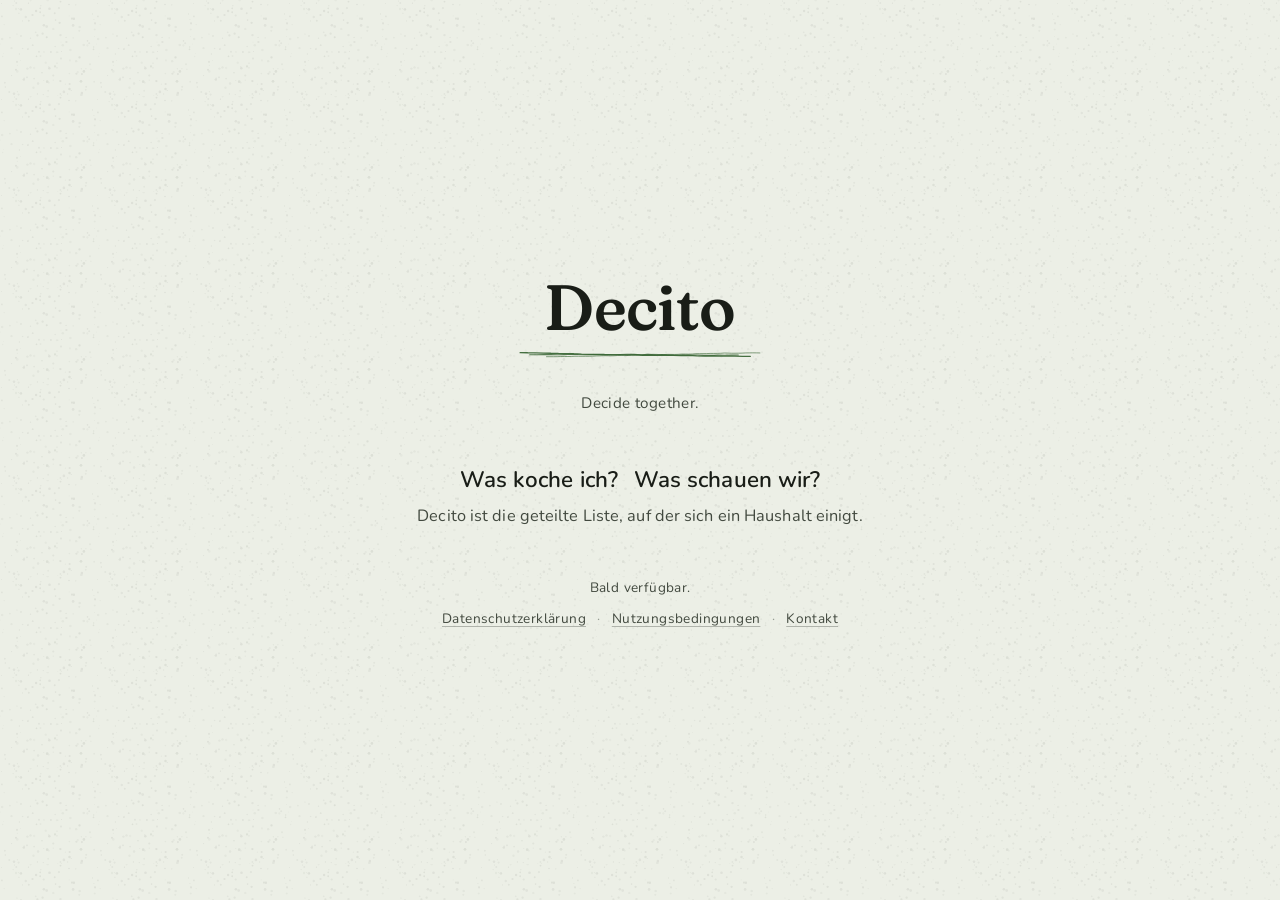
<file: index.html>
<!doctype html>
<!-- DESIGN.md -->
<html lang="de">
  <head>
    <meta charset="utf-8" />
    <meta name="viewport" content="width=device-width, initial-scale=1" />
    <meta name="robots" content="noindex, nofollow" />
    <meta
      name="description"
      content="Decito — die geteilte Liste, auf der sich ein Haushalt einigt."
    />
    <title>Decito</title>
    <script>
      (() => {
        const nav = performance.getEntriesByType("navigation")[0];
        const back =
          (window.navigation && navigation.activation
            ? navigation.activation.navigationType === "traverse"
            : false) ||
          (nav && nav.type === "back_forward");
        if (back) document.documentElement.classList.add("no-intro");
      })();
    </script>
    <link rel="stylesheet" href="style.css" />
  </head>
  <body class="home">
    <main>
      <h1>Decito</h1>

      <svg
        class="sig"
        viewBox="0 0 320 9.8"
        aria-hidden="true"
        focusable="false"
      >
        <path
          class="s1"
          d="M0.0,2.2 Q5.1,2.2 10.2,2.32 Q15.3,2.32 20.5,2.41 Q25.6,2.41 30.7,2.76 Q35.9,2.76 41.0,3.0 Q46.1,3.0 51.2,3.23 Q56.3,3.23 61.4,3.42 Q66.5,3.42 71.7,3.66 Q76.8,3.66 81.9,4.18 Q87.1,4.18 92.2,4.51 Q97.3,4.51 102.4,4.37 Q107.5,4.37 112.6,4.67 Q117.8,4.67 122.9,5.21 Q128.0,5.21 133.1,4.91 Q138.2,4.91 143.4,5.56 Q148.5,5.56 153.6,4.91 Q158.7,4.91 163.8,5.93 Q168.9,5.93 174.1,5.37 Q179.2,5.37 184.3,5.74 Q189.4,5.74 194.6,5.59 Q199.7,5.59 204.8,5.78 Q209.9,5.78 215.0,6.07 Q220.2,6.07 225.3,5.8 Q230.4,5.8 235.5,6.45 Q240.7,6.45 245.8,6.8 Q250.9,6.8 256.0,6.48 Q261.1,6.48 266.2,6.81 Q271.4,6.81 276.5,6.71 Q281.6,6.71 286.7,6.71 Q291.9,6.71 297.0,7.08 Q302.1,7.08 307.2,7.2"
          pathLength="100"
        />
        <path
          class="s2"
          d="M35.2,7.6 Q40.0,7.6 44.7,7.62 Q49.5,7.62 54.2,7.4 Q59.0,7.4 63.7,7.36 Q68.5,7.36 73.2,6.98 Q78.0,6.98 82.7,7.05 Q87.5,7.05 92.2,7.02 Q97.0,7.02 101.7,6.58 Q106.4,6.58 111.1,6.21 Q115.8,6.21 120.6,6.43 Q125.3,6.43 130.1,6.0 Q134.8,6.0 139.6,5.84 Q144.3,5.84 149.1,5.66 Q153.8,5.66 158.6,5.64 Q163.3,5.64 168.1,4.57 Q172.8,4.57 177.6,4.48 Q182.3,4.48 187.1,4.83 Q191.8,4.83 196.6,4.51 Q201.3,4.51 206.1,4.61 Q210.8,4.61 215.6,4.09 Q220.3,4.09 225.1,4.22 Q229.8,4.22 234.6,3.58 Q239.3,3.58 244.1,3.52 Q248.8,3.52 253.5,3.25 Q258.2,3.25 263.0,3.18 Q267.8,3.18 272.5,2.71 Q277.2,2.71 282.0,3.02 Q286.8,3.02 291.5,2.93 Q296.2,2.93 301.0,2.57 Q305.8,2.57 310.5,2.45 Q315.2,2.45 320.0,2.6"
          pathLength="100"
        />
        <path
          class="s3"
          d="M12.8,5.0 Q17.5,5.0 22.1,4.97 Q26.8,4.97 31.4,4.78 Q36.0,4.78 40.6,4.84 Q45.2,4.84 49.9,5.01 Q54.5,5.01 59.2,4.83 Q63.9,4.83 68.5,4.37 Q73.2,4.37 77.8,4.63 Q82.4,4.63 87.0,4.94 Q91.7,4.94 96.3,4.91 Q100.9,4.91 105.6,4.81 Q110.2,4.81 114.9,4.9 Q119.6,4.9 124.2,4.72 Q128.8,4.72 133.4,4.65 Q138.1,4.65 142.7,4.46 Q147.3,4.46 152.0,4.56 Q156.7,4.56 161.3,5.12 Q165.9,5.12 170.6,4.54 Q175.2,4.54 179.8,5.12 Q184.4,5.12 189.1,4.74 Q193.8,4.74 198.4,5.53 Q203.1,5.53 207.7,5.39 Q212.3,5.39 217.0,5.11 Q221.6,5.11 226.2,5.32 Q230.8,5.32 235.5,5.3 Q240.2,5.3 244.8,5.78 Q249.4,5.78 254.1,5.81 Q258.8,5.81 263.4,5.45 Q268.0,5.45 272.6,5.59 Q277.2,5.59 281.9,5.57 Q286.5,5.57 291.2,5.4"
          pathLength="100"
        />
        <path
          class="again a1"
          d="M0.0,2.2 Q5.1,2.2 10.2,2.32 Q15.3,2.32 20.5,2.41 Q25.6,2.41 30.7,2.76 Q35.9,2.76 41.0,3.0 Q46.1,3.0 51.2,3.23 Q56.3,3.23 61.4,3.42 Q66.5,3.42 71.7,3.66 Q76.8,3.66 81.9,4.18 Q87.1,4.18 92.2,4.51 Q97.3,4.51 102.4,4.37 Q107.5,4.37 112.6,4.67 Q117.8,4.67 122.9,5.21 Q128.0,5.21 133.1,4.91 Q138.2,4.91 143.4,5.56 Q148.5,5.56 153.6,4.91 Q158.7,4.91 163.8,5.93 Q168.9,5.93 174.1,5.37 Q179.2,5.37 184.3,5.74 Q189.4,5.74 194.6,5.59 Q199.7,5.59 204.8,5.78 Q209.9,5.78 215.0,6.07 Q220.2,6.07 225.3,5.8 Q230.4,5.8 235.5,6.45 Q240.7,6.45 245.8,6.8 Q250.9,6.8 256.0,6.48 Q261.1,6.48 266.2,6.81 Q271.4,6.81 276.5,6.71 Q281.6,6.71 286.7,6.71 Q291.9,6.71 297.0,7.08 Q302.1,7.08 307.2,7.2"
          pathLength="100"
        />
        <path
          class="again a2"
          d="M35.2,7.6 Q40.0,7.6 44.7,7.62 Q49.5,7.62 54.2,7.4 Q59.0,7.4 63.7,7.36 Q68.5,7.36 73.2,6.98 Q78.0,6.98 82.7,7.05 Q87.5,7.05 92.2,7.02 Q97.0,7.02 101.7,6.58 Q106.4,6.58 111.1,6.21 Q115.8,6.21 120.6,6.43 Q125.3,6.43 130.1,6.0 Q134.8,6.0 139.6,5.84 Q144.3,5.84 149.1,5.66 Q153.8,5.66 158.6,5.64 Q163.3,5.64 168.1,4.57 Q172.8,4.57 177.6,4.48 Q182.3,4.48 187.1,4.83 Q191.8,4.83 196.6,4.51 Q201.3,4.51 206.1,4.61 Q210.8,4.61 215.6,4.09 Q220.3,4.09 225.1,4.22 Q229.8,4.22 234.6,3.58 Q239.3,3.58 244.1,3.52 Q248.8,3.52 253.5,3.25 Q258.2,3.25 263.0,3.18 Q267.8,3.18 272.5,2.71 Q277.2,2.71 282.0,3.02 Q286.8,3.02 291.5,2.93 Q296.2,2.93 301.0,2.57 Q305.8,2.57 310.5,2.45 Q315.2,2.45 320.0,2.6"
          pathLength="100"
        />
        <path
          class="again a3"
          d="M12.8,5.0 Q17.5,5.0 22.1,4.97 Q26.8,4.97 31.4,4.78 Q36.0,4.78 40.6,4.84 Q45.2,4.84 49.9,5.01 Q54.5,5.01 59.2,4.83 Q63.9,4.83 68.5,4.37 Q73.2,4.37 77.8,4.63 Q82.4,4.63 87.0,4.94 Q91.7,4.94 96.3,4.91 Q100.9,4.91 105.6,4.81 Q110.2,4.81 114.9,4.9 Q119.6,4.9 124.2,4.72 Q128.8,4.72 133.4,4.65 Q138.1,4.65 142.7,4.46 Q147.3,4.46 152.0,4.56 Q156.7,4.56 161.3,5.12 Q165.9,5.12 170.6,4.54 Q175.2,4.54 179.8,5.12 Q184.4,5.12 189.1,4.74 Q193.8,4.74 198.4,5.53 Q203.1,5.53 207.7,5.39 Q212.3,5.39 217.0,5.11 Q221.6,5.11 226.2,5.32 Q230.8,5.32 235.5,5.3 Q240.2,5.3 244.8,5.78 Q249.4,5.78 254.1,5.81 Q258.8,5.81 263.4,5.45 Q268.0,5.45 272.6,5.59 Q277.2,5.59 281.9,5.57 Q286.5,5.57 291.2,5.4"
          pathLength="100"
        />
      </svg>

      <p class="source">Decide together.</p>

      <div class="pick">
        <input class="vh" type="radio" name="wahl" id="w1" />
        <input class="vh" type="radio" name="wahl" id="w2" />
        <p class="lede">
          <label for="w1"
            >Was koche ich?<span class="mark" aria-hidden="true"></span
          ></label>
          <label for="w2"
            >Was schauen wir?<span class="mark" aria-hidden="true"></span
          ></label>
        </p>
      </div>
      <p class="claim">
        Decito ist die geteilte Liste, auf der sich ein Haushalt einigt.
      </p>

      <footer>
        <p class="state">Bald verfügbar.</p>
        <p class="legal">
          <a href="de/privacy/">Datenschutzerklärung</a>
          <span aria-hidden="true">·</span>
          <a href="de/terms/">Nutzungsbedingungen</a>
          <span aria-hidden="true">·</span>
          <a href="de/contact/">Kontakt</a>
        </p>
      </footer>
    </main>

    <script>
      (() => {
        const fine = matchMedia("(hover: hover) and (pointer: fine)");
        const still = matchMedia("(prefers-reduced-motion: reduce)");
        if (!fine.matches || still.matches) return;

        const NS = "http://www.w3.org/2000/svg";
        const svg = document.createElementNS(NS, "svg");
        svg.setAttribute("class", "trail");
        svg.setAttribute("aria-hidden", "true");

        // ONE filled path, not a chain of strokes. Per-segment strokes cannot
        // taper: each carries its own width, and at every joint the wider
        // one's round cap protrudes past the narrower — a bead at each point,
        // at any speed. A ribbon has no caps and no joints, so it has no
        // beads, and its width can go to zero at the tail, which is what
        // "the ink lifts" actually looks like.
        const MAXW = 3.4,
          LIFE = 420;
        const path = document.createElementNS(NS, "path");
        svg.appendChild(path);
        document.body.appendChild(svg);
        document.documentElement.classList.add("ink");

        const pts = [];
        let raf = 0;

        // Where the pen writes is decided by CSS, not by a second list here.
        // The nib cursor is already scoped to the paper — over words it hands
        // back the I-beam, over links the pointer — so the ink simply asks
        // what cursor this element got. One rule, no drift.
        //
        // Cached per element: getComputedStyle on every pointermove would be
        // wasteful, and the answer only changes when the target does.
        let lastEl = null,
          onPaper = false;
        const paper = (el) => {
          if (el !== lastEl) {
            lastEl = el;
            onPaper = getComputedStyle(el).cursor.startsWith("url(");
          }
          return onPaper;
        };

        addEventListener(
          "pointermove",
          (e) => {
            if (e.pointerType !== "mouse") return;
            // No ink over text or links: the stroke would fight the words and
            // smear across a selection drag. The trail already in flight is
            // left to fade rather than being cut off.
            if (!paper(e.target)) return;
            const last = pts[pts.length - 1];
            // Minimum spacing, so a stationary pointer does not stack
            // samples on one spot and bloat the path.
            if (
              last &&
              Math.hypot(e.clientX - last.x, e.clientY - last.y) < 2.5
            )
              return;
            pts.push({ x: e.clientX, y: e.clientY, t: performance.now() });
            if (pts.length > 40) pts.shift();
            if (!raf) raf = requestAnimationFrame(draw);
          },
          { passive: true },
        );

        function draw(now) {
          while (pts.length && now - pts[0].t > LIFE) pts.shift();
          const n = pts.length;
          if (n < 2) {
            path.removeAttribute("d");
            raf = n ? requestAnimationFrame(draw) : 0;
            return;
          }

          // Walk one edge out and the other back. Half-width follows age, so
          // the ribbon is widest under the cursor and closes to a point where
          // the ink has dried.
          const l = [],
            r = [];
          for (let i = 0; i < n; i++) {
            const p = pts[i],
              a = pts[Math.max(0, i - 1)],
              b = pts[Math.min(n - 1, i + 1)];
            let dx = b.x - a.x,
              dy = b.y - a.y;
            const len = Math.hypot(dx, dy) || 1;
            dx /= len;
            dy /= len;
            const k = Math.max(0, 1 - (now - p.t) / LIFE);
            const w = (MAXW * k * k) / 2;
            l.push([p.x - dy * w, p.y + dx * w]);
            r.push([p.x + dy * w, p.y - dx * w]);
          }

          // Curves, not facets. pointermove samples at whatever rate the
          // pointer moves, so a fast sweep leaves the points far apart and
          // straight edges between them read as a polygon. Each sample becomes
          // the control point of a quadratic through the midpoints, which is a
          // smooth spline with no extra samples to collect.
          const edge = (q, first) => {
            let out = `${first ? "M" : "L"}${q[0][0].toFixed(1)},${q[0][1].toFixed(1)}`;
            for (let i = 1; i < q.length; i++) {
              const a = q[i - 1],
                b = q[i];
              out +=
                `Q${a[0].toFixed(1)},${a[1].toFixed(1)} ` +
                `${((a[0] + b[0]) / 2).toFixed(1)},${((a[1] + b[1]) / 2).toFixed(1)}`;
            }
            const last = q[q.length - 1];
            return out + `L${last[0].toFixed(1)},${last[1].toFixed(1)}`;
          };

          // Out along one edge, back along the other. Both ends close to a
          // point, so the ribbon needs no caps.
          path.setAttribute(
            "d",
            edge(l, true) + edge(r.slice().reverse(), false) + "Z",
          );

          raf = requestAnimationFrame(draw);
        }
      })();
    </script>
  </body>
</html>
</file>
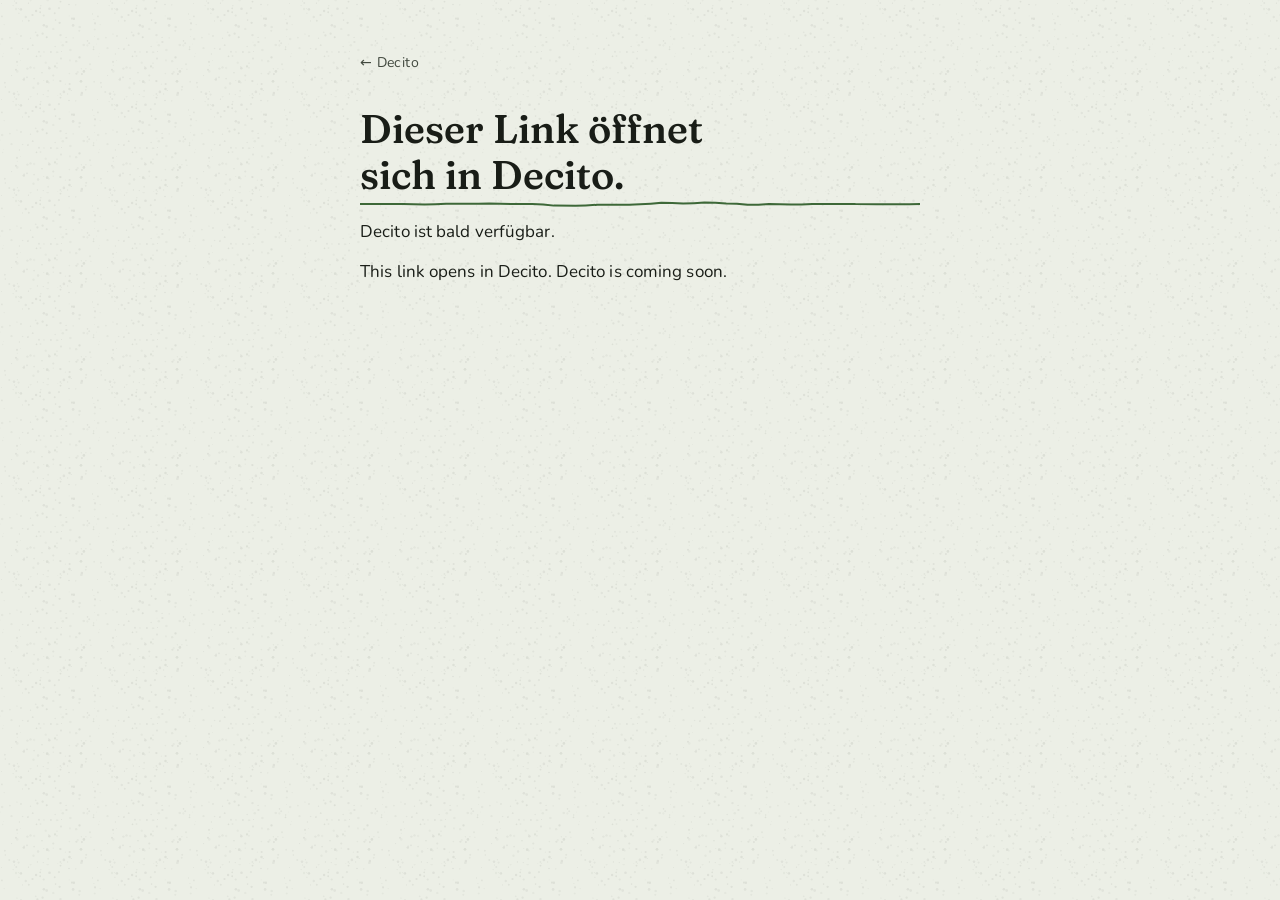
<file: go/index.html>
<!doctype html>
<!-- adr-0493: one static page answers every Share Link. It cannot know what a
     link names (the fragment never reaches a server), so it says nothing
     about it. Store badges are deferred until the app is publicly listed. -->
<html lang="de">
  <head>
    <meta charset="utf-8" />
    <meta name="viewport" content="width=device-width, initial-scale=1" />
    <meta name="robots" content="noindex, nofollow" />
    <meta name="description" content="Dieser Link öffnet sich in Decito." />
    <title>Decito</title>
    <link rel="stylesheet" href="../style.css" />
  </head>
  <body>
    <main>
      <a class="back" href="../">← Decito</a>
      <h1>Dieser Link öffnet sich in Decito.</h1>
      <p>Decito ist bald verfügbar.</p>
      <p lang="en">This link opens in Decito. Decito is coming soon.</p>
    </main>
  </body>
</html>
</file>
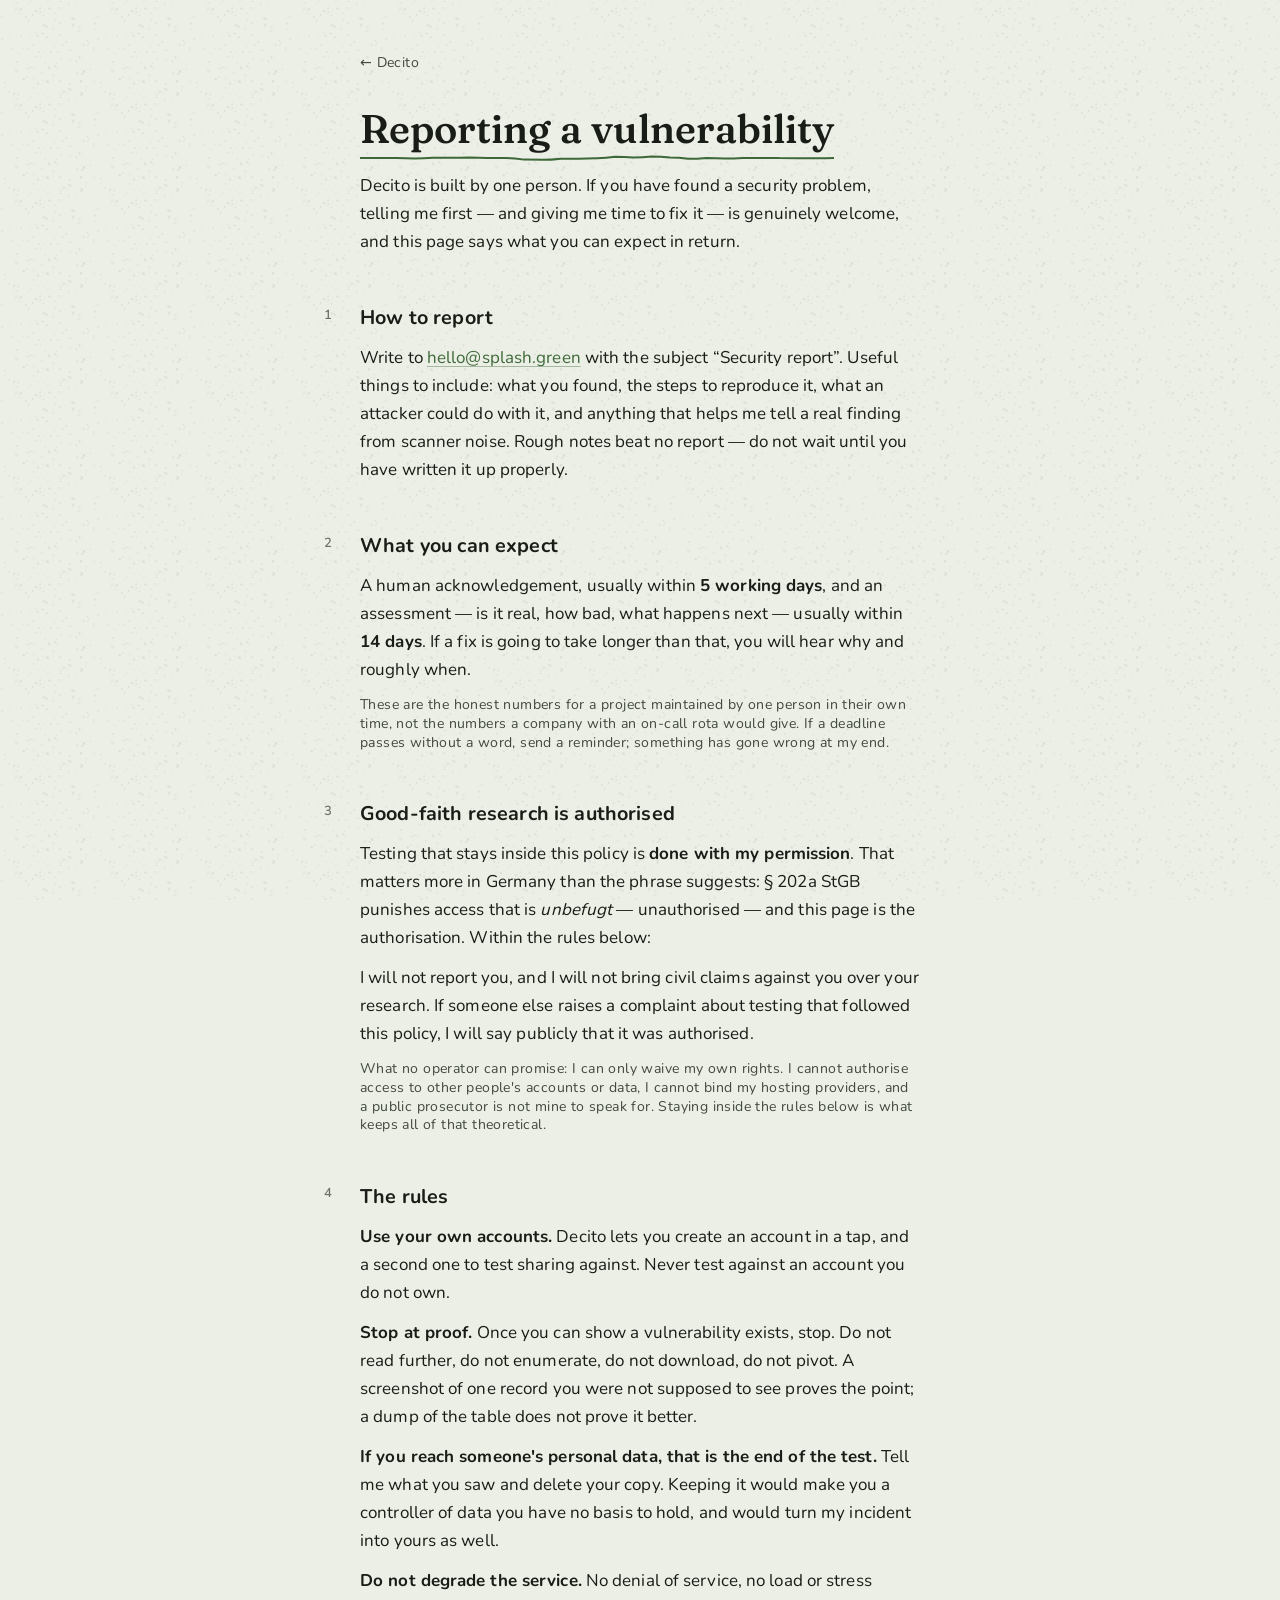
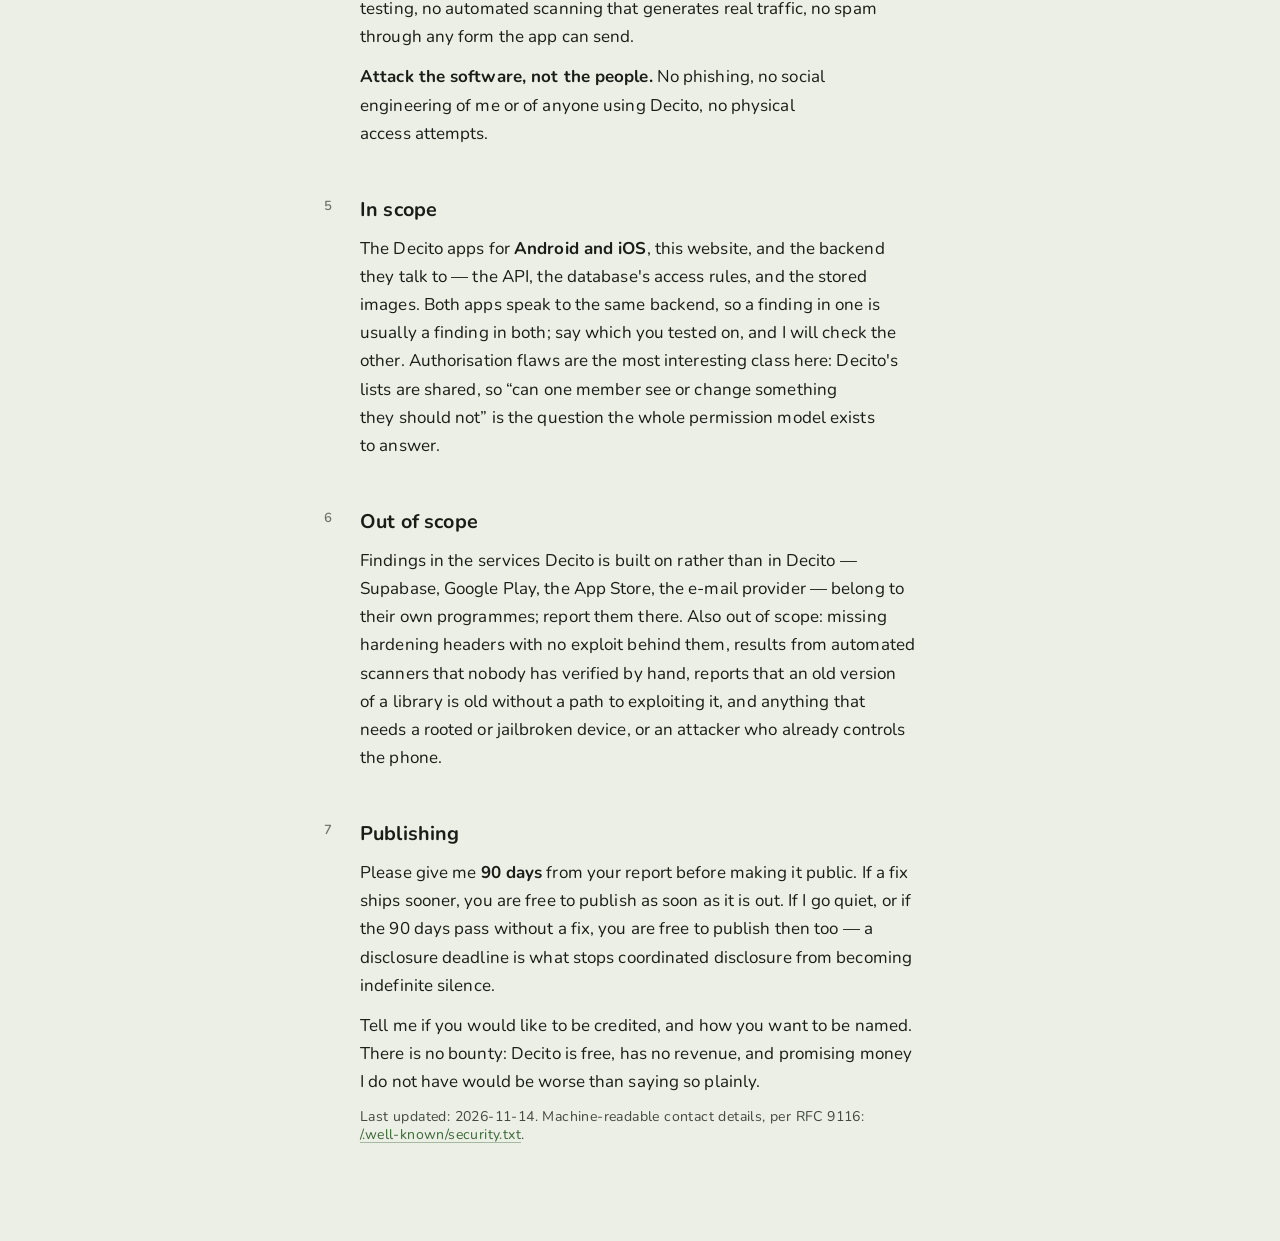
<file: security/index.html>
<!doctype html>
<!-- adr-0306 -->
<html lang="en">
  <head>
    <meta charset="utf-8" />
    <meta name="viewport" content="width=device-width, initial-scale=1" />
    <meta name="robots" content="noindex, nofollow" />
    <meta
      name="description"
      content="How to report a security vulnerability in Decito, and what happens next."
    />
    <title>Security – Decito</title>
    <link rel="stylesheet" href="../style.css" />
  </head>
  <body>
    <main>
      <a class="back" href="../">← Decito</a>
      <h1>Reporting a vulnerability</h1>

      <p>
        Decito is built by one person. If you have found a security problem,
        telling me first — and giving me time to fix it — is genuinely welcome,
        and this page says what you can expect in return.
      </p>

      <div class="doc">
        <h2>How to report</h2>
        <p>
          Write to
          <a
            href="mailto:hello@splash.green?subject=Security%20report%20(Decito)"
            >hello@splash.green</a
          >
          with the subject “Security report”. Useful things to include: what you
          found, the steps to reproduce it, what an attacker could do with it,
          and anything that helps me tell a real finding from scanner noise.
          Rough notes beat no report — do not wait until you have written it up
          properly.
        </p>

        <h2>What you can expect</h2>
        <p>
          A human acknowledgement, usually within
          <strong>5 working days</strong>, and an assessment — is it real, how
          bad, what happens next — usually within <strong>14 days</strong>. If a
          fix is going to take longer than that, you will hear why and roughly
          when.
        </p>
        <p class="meta">
          These are the honest numbers for a project maintained by one person in
          their own time, not the numbers a company with an on-call rota would
          give. If a deadline passes without a word, send a reminder; something
          has gone wrong at my end.
        </p>

        <h2>Good-faith research is authorised</h2>
        <p>
          Testing that stays inside this policy is
          <strong>done with my permission</strong>. That matters more in Germany
          than the phrase suggests: § 202a StGB punishes access that is
          <em>unbefugt</em> — unauthorised — and this page is the authorisation.
          Within the rules below:
        </p>
        <p>
          I will not report you, and I will not bring civil claims against you
          over your research. If someone else raises a complaint about testing
          that followed this policy, I will say publicly that it was authorised.
        </p>
        <p class="meta">
          What no operator can promise: I can only waive my own rights. I cannot
          authorise access to other people's accounts or data, I cannot bind my
          hosting providers, and a public prosecutor is not mine to speak for.
          Staying inside the rules below is what keeps all of that theoretical.
        </p>

        <h2>The rules</h2>
        <p>
          <strong>Use your own accounts.</strong> Decito lets you create an
          account in a tap, and a second one to test sharing against. Never test
          against an account you do not own.
        </p>
        <p>
          <strong>Stop at proof.</strong> Once you can show a vulnerability
          exists, stop. Do not read further, do not enumerate, do not download,
          do not pivot. A screenshot of one record you were not supposed to see
          proves the point; a dump of the table does not prove it better.
        </p>
        <p>
          <strong
            >If you reach someone's personal data, that is the end of the
            test.</strong
          >
          Tell me what you saw and delete your copy. Keeping it would make you a
          controller of data you have no basis to hold, and would turn my
          incident into yours as well.
        </p>
        <p>
          <strong>Do not degrade the service.</strong> No denial of service, no
          load or stress testing, no automated scanning that generates real
          traffic, no spam through any form the app can send.
        </p>
        <p>
          <strong>Attack the software, not the people.</strong> No phishing, no
          social engineering of me or of anyone using Decito, no physical access
          attempts.
        </p>

        <h2>In scope</h2>
        <p>
          The Decito apps for <strong>Android and iOS</strong>, this website,
          and the backend they talk to — the API, the database's access rules,
          and the stored images. Both apps speak to the same backend, so a
          finding in one is usually a finding in both; say which you tested on,
          and I will check the other. Authorisation flaws are the most
          interesting class here: Decito's lists are shared, so “can one member
          see or change something they should not” is the question the whole
          permission model exists to answer.
        </p>

        <h2>Out of scope</h2>
        <p>
          Findings in the services Decito is built on rather than in Decito —
          Supabase, Google Play, the App Store, the e-mail provider — belong to
          their own programmes; report them there. Also out of scope: missing
          hardening headers with no exploit behind them, results from automated
          scanners that nobody has verified by hand, reports that an old version
          of a library is old without a path to exploiting it, and anything that
          needs a rooted or jailbroken device, or an attacker who already
          controls the phone.
        </p>

        <h2>Publishing</h2>
        <p>
          Please give me <strong>90 days</strong> from your report before making
          it public. If a fix ships sooner, you are free to publish as soon as
          it is out. If I go quiet, or if the 90 days pass without a fix, you
          are free to publish then too — a disclosure deadline is what stops
          coordinated disclosure from becoming indefinite silence.
        </p>
        <p>
          Tell me if you would like to be credited, and how you want to be
          named. There is no bounty: Decito is free, has no revenue, and
          promising money I do not have would be worse than saying so plainly.
        </p>

        <p class="meta">
          Last updated: 2026-11-14. Machine-readable contact details, per RFC
          9116:
          <a href="../.well-known/security.txt">/.well-known/security.txt</a>.
        </p>
      </div>
    </main>
  </body>
</html>
</file>
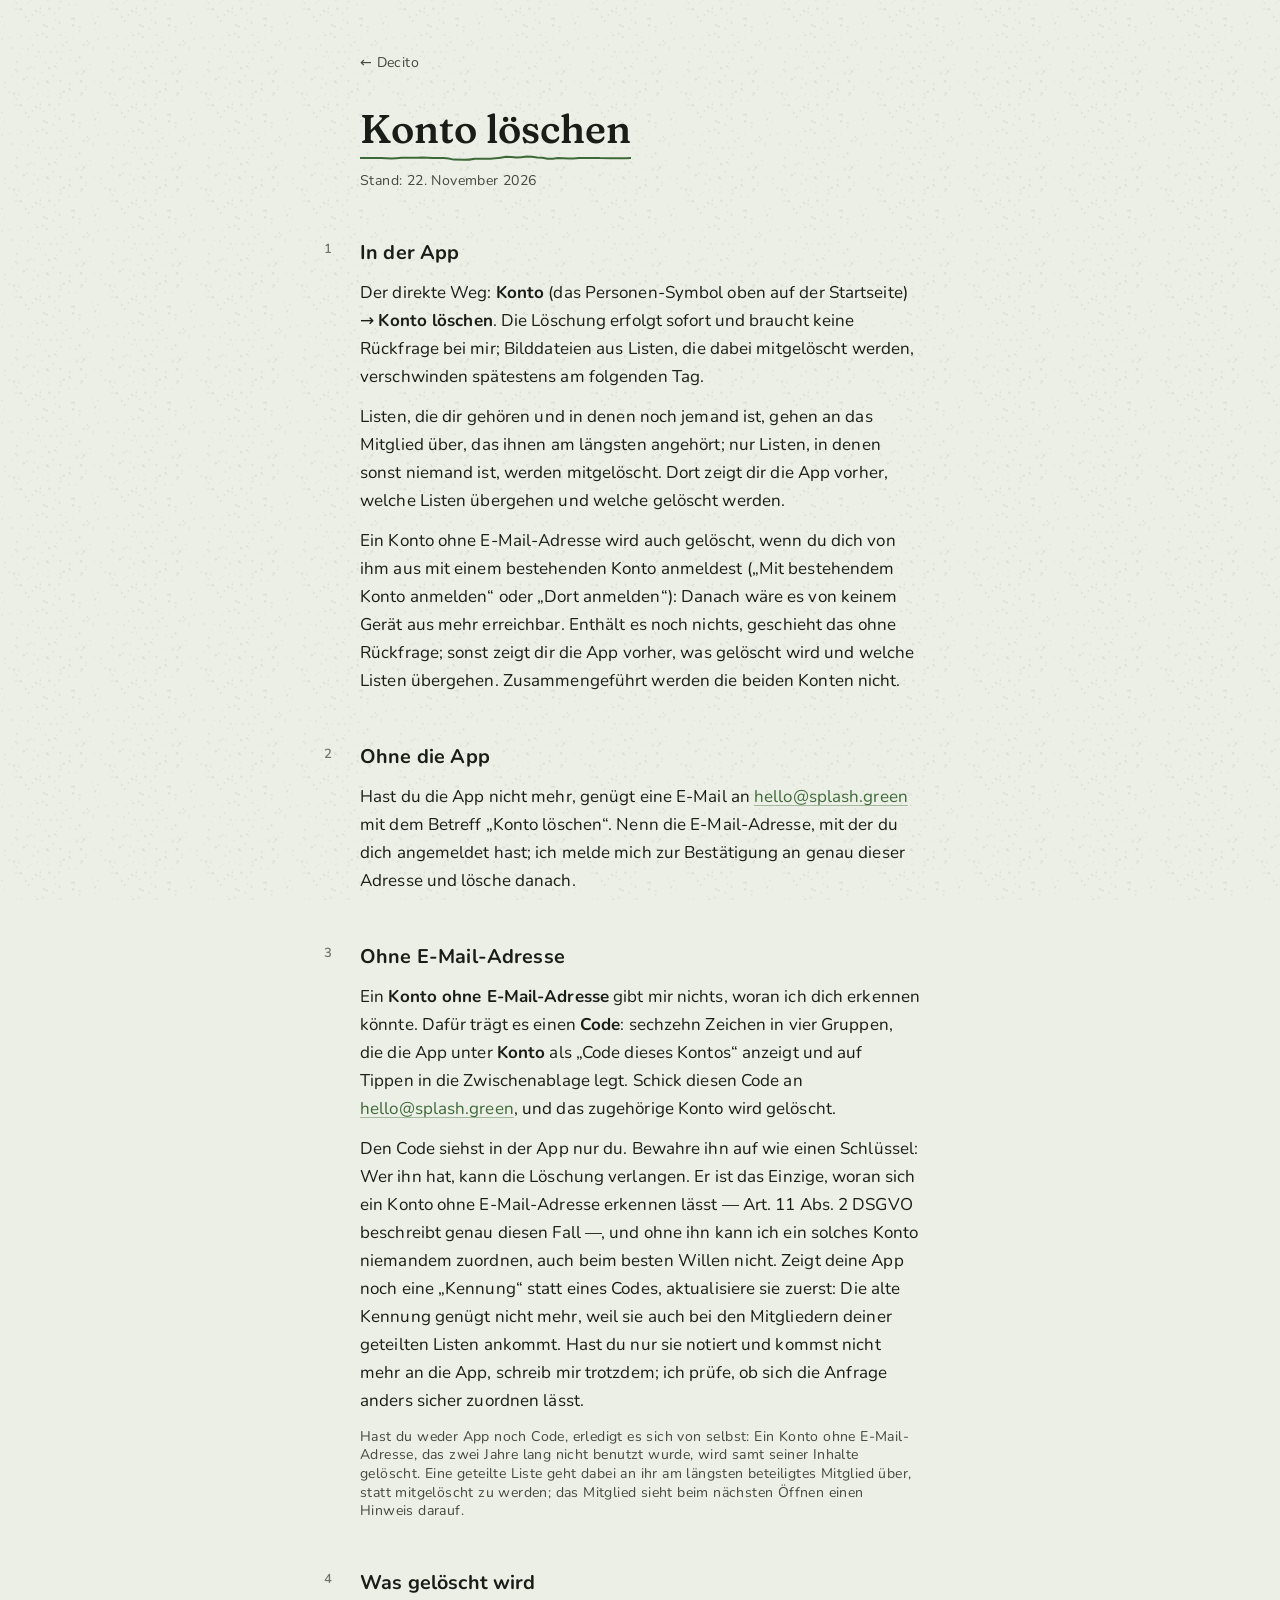
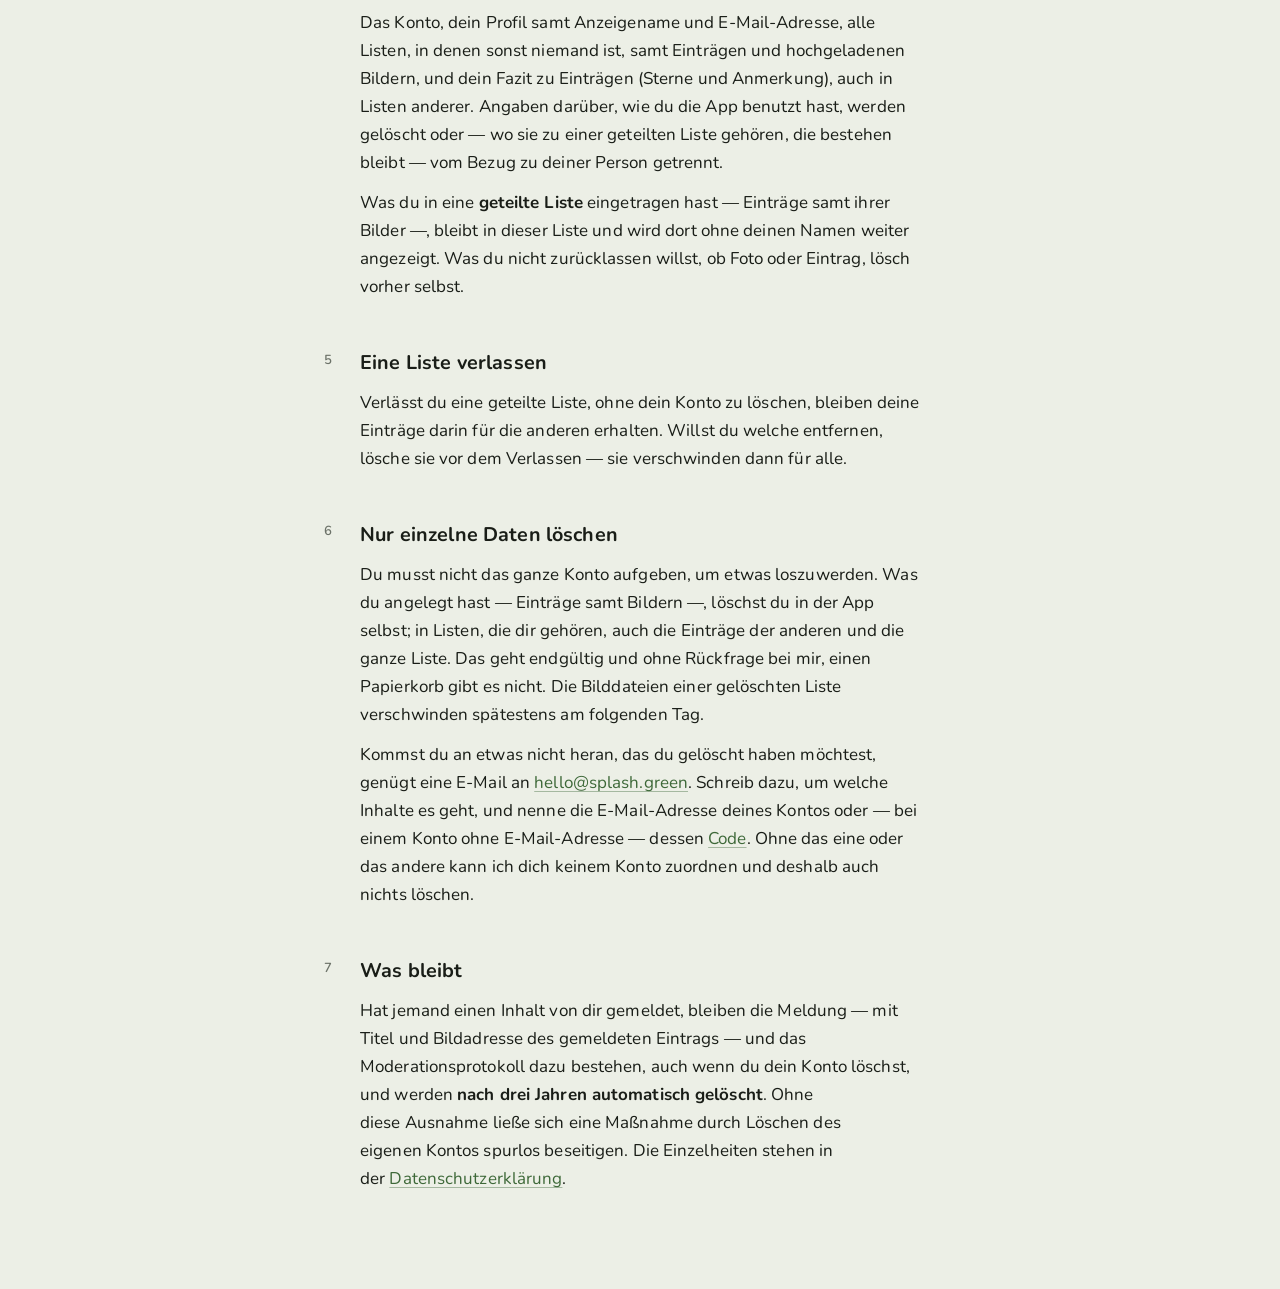
<file: de/account-deletion/index.html>
<!doctype html>
<!-- adr-0304 -->
<html lang="de">
  <head>
    <meta charset="utf-8" />
    <meta name="viewport" content="width=device-width, initial-scale=1" />
    <meta name="robots" content="noindex, nofollow" />
    <meta
      name="description"
      content="Wie du dein Decito-Konto löschst — in der App oder per E-Mail."
    />
    <title>Konto löschen – Decito</title>
    <link rel="stylesheet" href="../../style.css" />
  </head>
  <body>
    <main>
      <a class="back" href="../../">← Decito</a>
      <h1>Konto löschen</h1>
      <p class="meta">Stand: 22. November 2026</p>

      <div class="doc">
        <h2>In der App</h2>
        <p>
          Der direkte Weg: <strong>Konto</strong> (das Personen-Symbol oben auf
          der Startseite) → <strong>Konto löschen</strong>. Die Löschung erfolgt
          sofort und braucht keine Rückfrage bei mir; Bilddateien aus Listen,
          die dabei mitgelöscht werden, verschwinden spätestens am folgenden
          Tag.
        </p>
        <p>
          Listen, die dir gehören und in denen noch jemand ist, gehen an das
          Mitglied über, das ihnen am längsten angehört; nur Listen, in denen
          sonst niemand ist, werden mitgelöscht. Dort zeigt dir die App vorher,
          welche Listen übergehen und welche gelöscht werden.
        </p>
        <p>
          Ein Konto ohne E-Mail-Adresse wird auch gelöscht, wenn du dich von ihm
          aus mit einem bestehenden Konto anmeldest („Mit bestehendem Konto
          anmelden“ oder „Dort anmelden“): Danach wäre es von keinem Gerät aus
          mehr erreichbar. Enthält es noch nichts, geschieht das ohne Rückfrage;
          sonst zeigt dir die App vorher, was gelöscht wird und welche Listen
          übergehen. Zusammengeführt werden die beiden Konten nicht.
        </p>

        <h2>Ohne die App</h2>
        <p>
          Hast du die App nicht mehr, genügt eine E-Mail an
          <a
            href="mailto:hello@splash.green?subject=Konto%20l%C3%B6schen%20(Decito)"
            >hello@splash.green</a
          >
          mit dem Betreff „Konto löschen“. Nenn die E-Mail-Adresse, mit der du
          dich angemeldet hast; ich melde mich zur Bestätigung an genau dieser
          Adresse und lösche danach.
        </p>

        <h2 id="ohne-e-mail-adresse">Ohne E-Mail-Adresse</h2>
        <p>
          Ein <strong>Konto ohne E-Mail-Adresse</strong> gibt mir nichts, woran
          ich dich erkennen könnte. Dafür trägt es einen <strong>Code</strong>:
          sechzehn Zeichen in vier Gruppen, die die App unter
          <strong>Konto</strong> als „Code dieses Kontos“ anzeigt und auf Tippen
          in die Zwischenablage legt. Schick diesen Code an
          <a
            href="mailto:hello@splash.green?subject=Konto%20l%C3%B6schen%20(Decito)"
            >hello@splash.green</a
          >, und das zugehörige Konto wird gelöscht.
        </p>
        <p>
          Den Code siehst in der App nur du. Bewahre ihn auf wie einen
          Schlüssel: Wer ihn hat, kann die Löschung verlangen. Er ist das
          Einzige, woran sich ein Konto ohne E-Mail-Adresse erkennen lässt —
          Art. 11 Abs. 2 DSGVO beschreibt genau diesen Fall —, und ohne ihn kann
          ich ein solches Konto niemandem zuordnen, auch beim besten Willen
          nicht. Zeigt deine App noch eine „Kennung“ statt eines Codes,
          aktualisiere sie zuerst: Die alte Kennung genügt nicht mehr, weil sie
          auch bei den Mitgliedern deiner geteilten Listen ankommt. Hast du nur
          sie notiert und kommst nicht mehr an die App, schreib mir trotzdem;
          ich prüfe, ob sich die Anfrage anders sicher zuordnen lässt.
        </p>
        <p class="meta">
          Hast du weder App noch Code, erledigt es sich von selbst: Ein Konto
          ohne E-Mail-Adresse, das zwei Jahre lang nicht benutzt wurde, wird
          samt seiner Inhalte gelöscht. Eine geteilte Liste geht dabei an ihr am
          längsten beteiligtes Mitglied über, statt mitgelöscht zu werden; das
          Mitglied sieht beim nächsten Öffnen einen Hinweis darauf.
        </p>

        <h2>Was gelöscht wird</h2>
        <p>
          Das Konto, dein Profil samt Anzeigename und E-Mail-Adresse, alle
          Listen, in denen sonst niemand ist, samt Einträgen und hochgeladenen
          Bildern, und dein Fazit zu Einträgen (Sterne und Anmerkung), auch in
          Listen anderer. Angaben darüber, wie du die App benutzt hast, werden
          gelöscht oder — wo sie zu einer geteilten Liste gehören, die bestehen
          bleibt — vom Bezug zu deiner Person getrennt.
        </p>
        <p>
          Was du in eine <strong>geteilte Liste</strong> eingetragen hast —
          Einträge samt ihrer Bilder —, bleibt in dieser Liste und wird dort
          ohne deinen Namen weiter angezeigt. Was du nicht zurücklassen willst,
          ob Foto oder Eintrag, lösch vorher selbst.
        </p>

        <h2 id="liste-verlassen">Eine Liste verlassen</h2>
        <p>
          Verlässt du eine geteilte Liste, ohne dein Konto zu löschen, bleiben
          deine Einträge darin für die anderen erhalten. Willst du welche
          entfernen, lösche sie vor dem Verlassen — sie verschwinden dann für
          alle.
        </p>

        <h2 id="einzelne-daten">Nur einzelne Daten löschen</h2>
        <p>
          Du musst nicht das ganze Konto aufgeben, um etwas loszuwerden. Was du
          angelegt hast — Einträge samt Bildern —, löschst du in der App selbst;
          in Listen, die dir gehören, auch die Einträge der anderen und die
          ganze Liste. Das geht endgültig und ohne Rückfrage bei mir, einen
          Papierkorb gibt es nicht. Die Bilddateien einer gelöschten Liste
          verschwinden spätestens am folgenden Tag.
        </p>
        <p>
          Kommst du an etwas nicht heran, das du gelöscht haben möchtest, genügt
          eine E-Mail an
          <a href="mailto:hello@splash.green">hello@splash.green</a>. Schreib
          dazu, um welche Inhalte es geht, und nenne die E-Mail-Adresse deines
          Kontos oder — bei einem Konto ohne E-Mail-Adresse — dessen
          <a href="#ohne-e-mail-adresse">Code</a>. Ohne das eine oder das andere
          kann ich dich keinem Konto zuordnen und deshalb auch nichts löschen.
        </p>

        <h2>Was bleibt</h2>
        <p>
          Hat jemand einen Inhalt von dir gemeldet, bleiben die Meldung — mit
          Titel und Bildadresse des gemeldeten Eintrags — und das
          Moderationsprotokoll dazu bestehen, auch wenn du dein Konto löschst,
          und werden
          <strong>nach drei Jahren automatisch gelöscht</strong>. Ohne diese
          Ausnahme ließe sich eine Maßnahme durch Löschen des eigenen Kontos
          spurlos beseitigen. Die Einzelheiten stehen in der
          <a href="../privacy/#moderation">Datenschutzerklärung</a>.
        </p>
      </div>
    </main>
  </body>
</html>
</file>
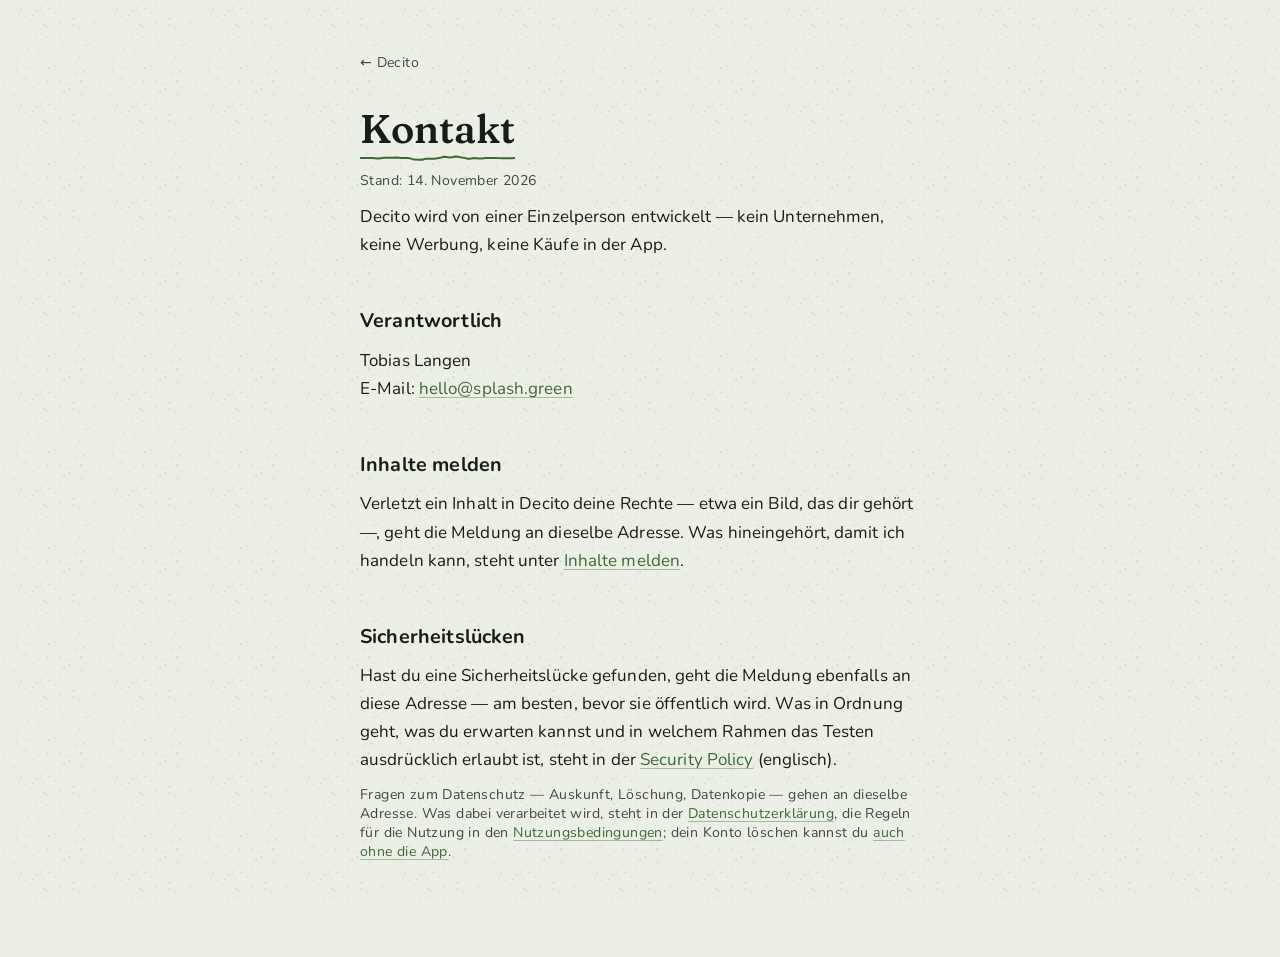
<file: de/contact/index.html>
<!doctype html>
<!-- adr-0304 -->
<html lang="de">
  <head>
    <meta charset="utf-8" />
    <meta name="viewport" content="width=device-width, initial-scale=1" />
    <meta name="robots" content="noindex, nofollow" />
    <meta
      name="description"
      content="Wer hinter Decito steckt, und wie du mich erreichst."
    />
    <title>Kontakt – Decito</title>
    <link rel="stylesheet" href="../../style.css" />
  </head>
  <body>
    <main>
      <a class="back" href="../../">← Decito</a>
      <h1>Kontakt</h1>
      <p class="meta">Stand: 14. November 2026</p>

      <p>
        Decito wird von einer Einzelperson entwickelt — kein Unternehmen, keine
        Werbung, keine Käufe in der App.
      </p>

      <h2>Verantwortlich</h2>
      <p>
        Tobias Langen<br />
        E-Mail: <a href="mailto:hello@splash.green">hello@splash.green</a>
      </p>

      <h2>Inhalte melden</h2>
      <p>
        Verletzt ein Inhalt in Decito deine Rechte — etwa ein Bild, das dir
        gehört —, geht die Meldung an dieselbe Adresse. Was hineingehört, damit
        ich handeln kann, steht unter
        <a href="../terms/#melden">Inhalte melden</a>.
      </p>

      <h2>Sicherheitslücken</h2>
      <p>
        Hast du eine Sicherheitslücke gefunden, geht die Meldung ebenfalls an
        diese Adresse — am besten, bevor sie öffentlich wird. Was in Ordnung
        geht, was du erwarten kannst und in welchem Rahmen das Testen
        ausdrücklich erlaubt ist, steht in der
        <a href="../../security/">Security Policy</a> (englisch).
      </p>

      <p class="meta">
        Fragen zum Datenschutz — Auskunft, Löschung, Datenkopie — gehen an
        dieselbe Adresse. Was dabei verarbeitet wird, steht in der
        <a href="../privacy/">Datenschutzerklärung</a>, die Regeln für die
        Nutzung in den <a href="../terms/">Nutzungsbedingungen</a>; dein Konto
        löschen kannst du <a href="../account-deletion/">auch ohne die App</a>.
      </p>
    </main>
  </body>
</html>
</file>
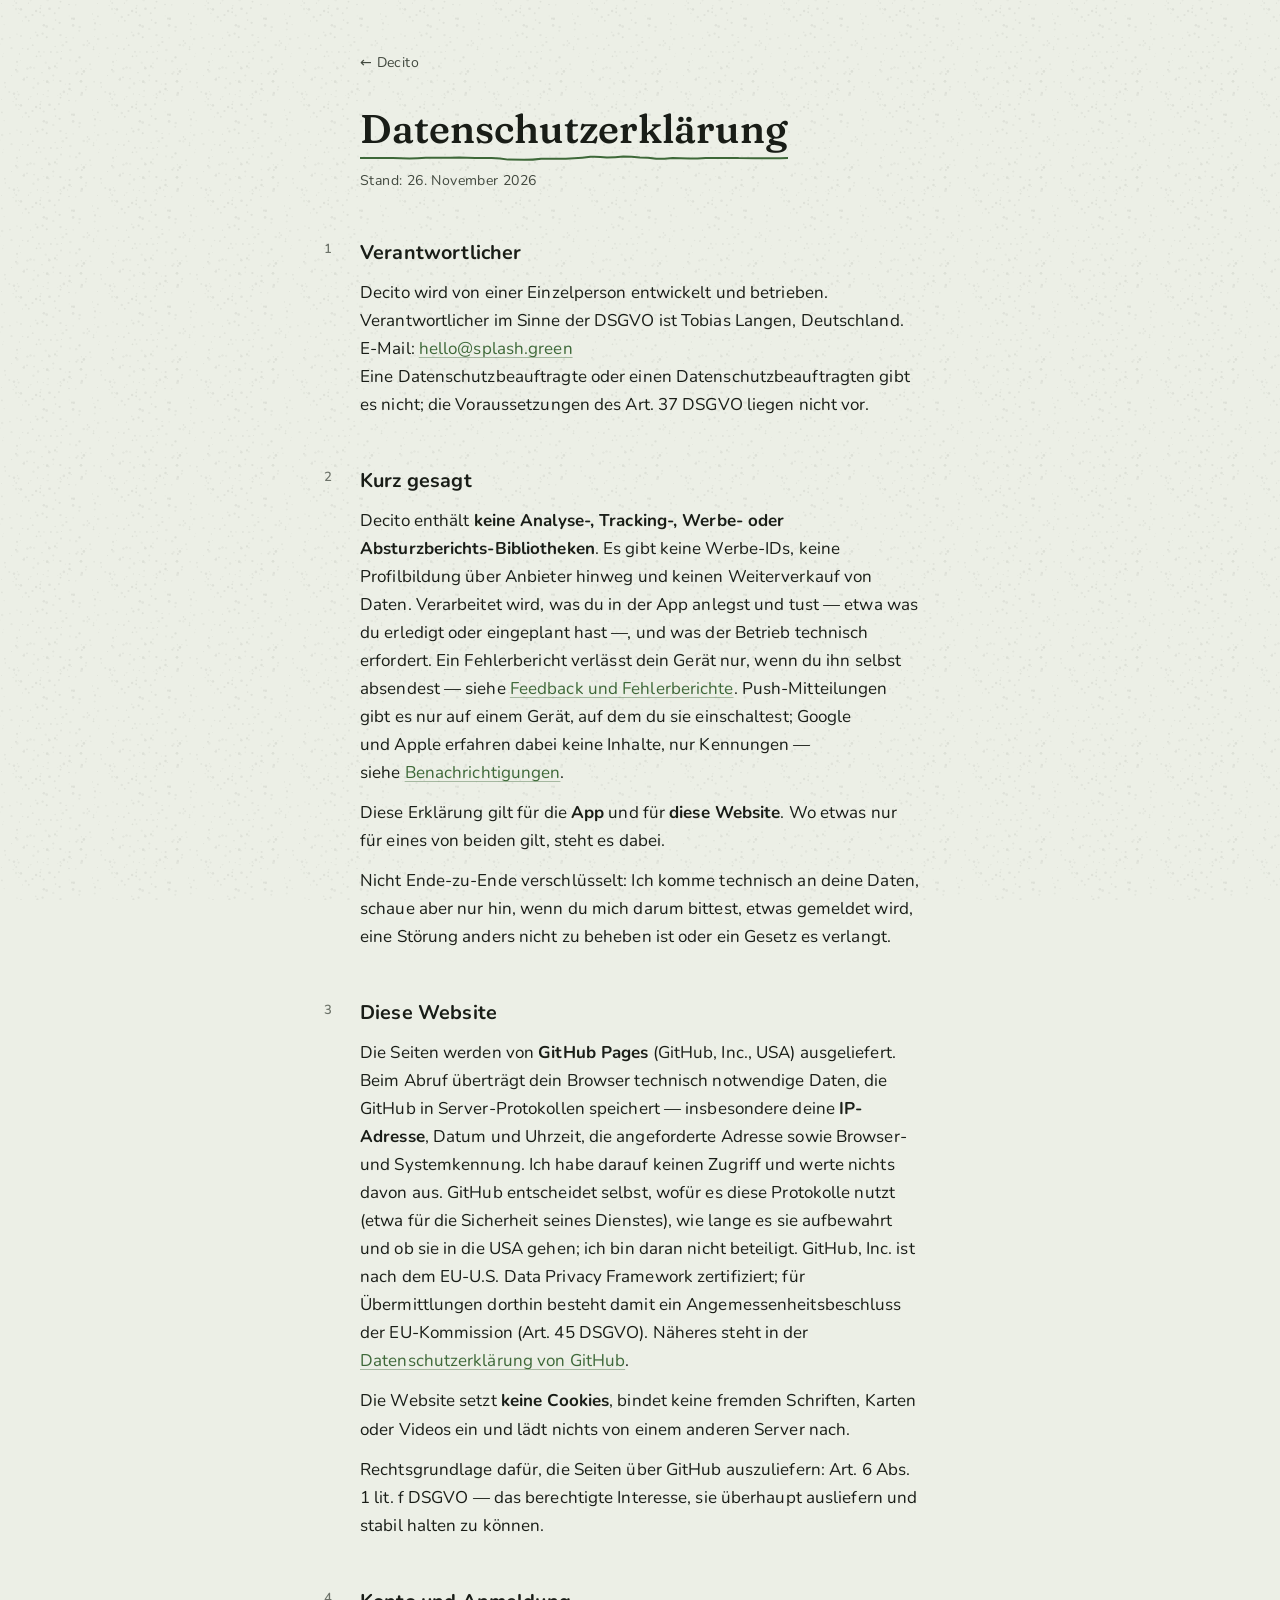
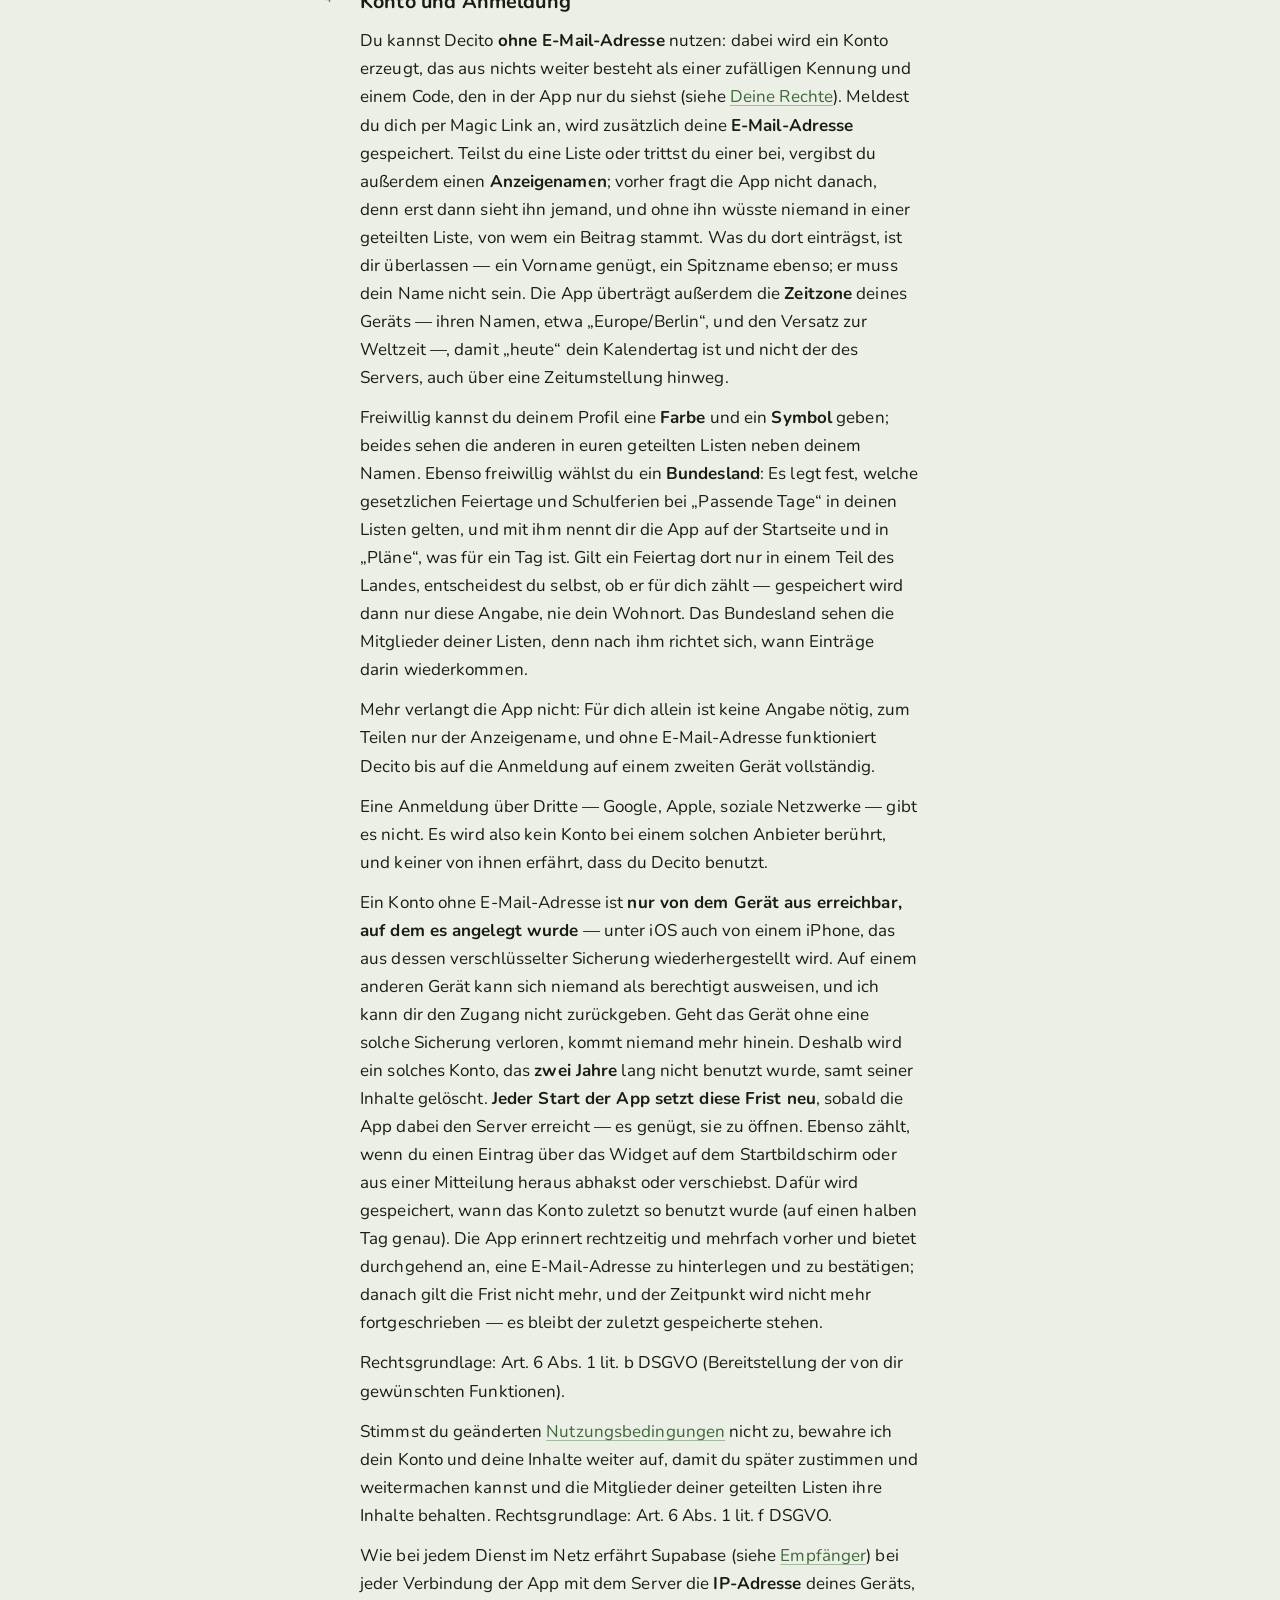
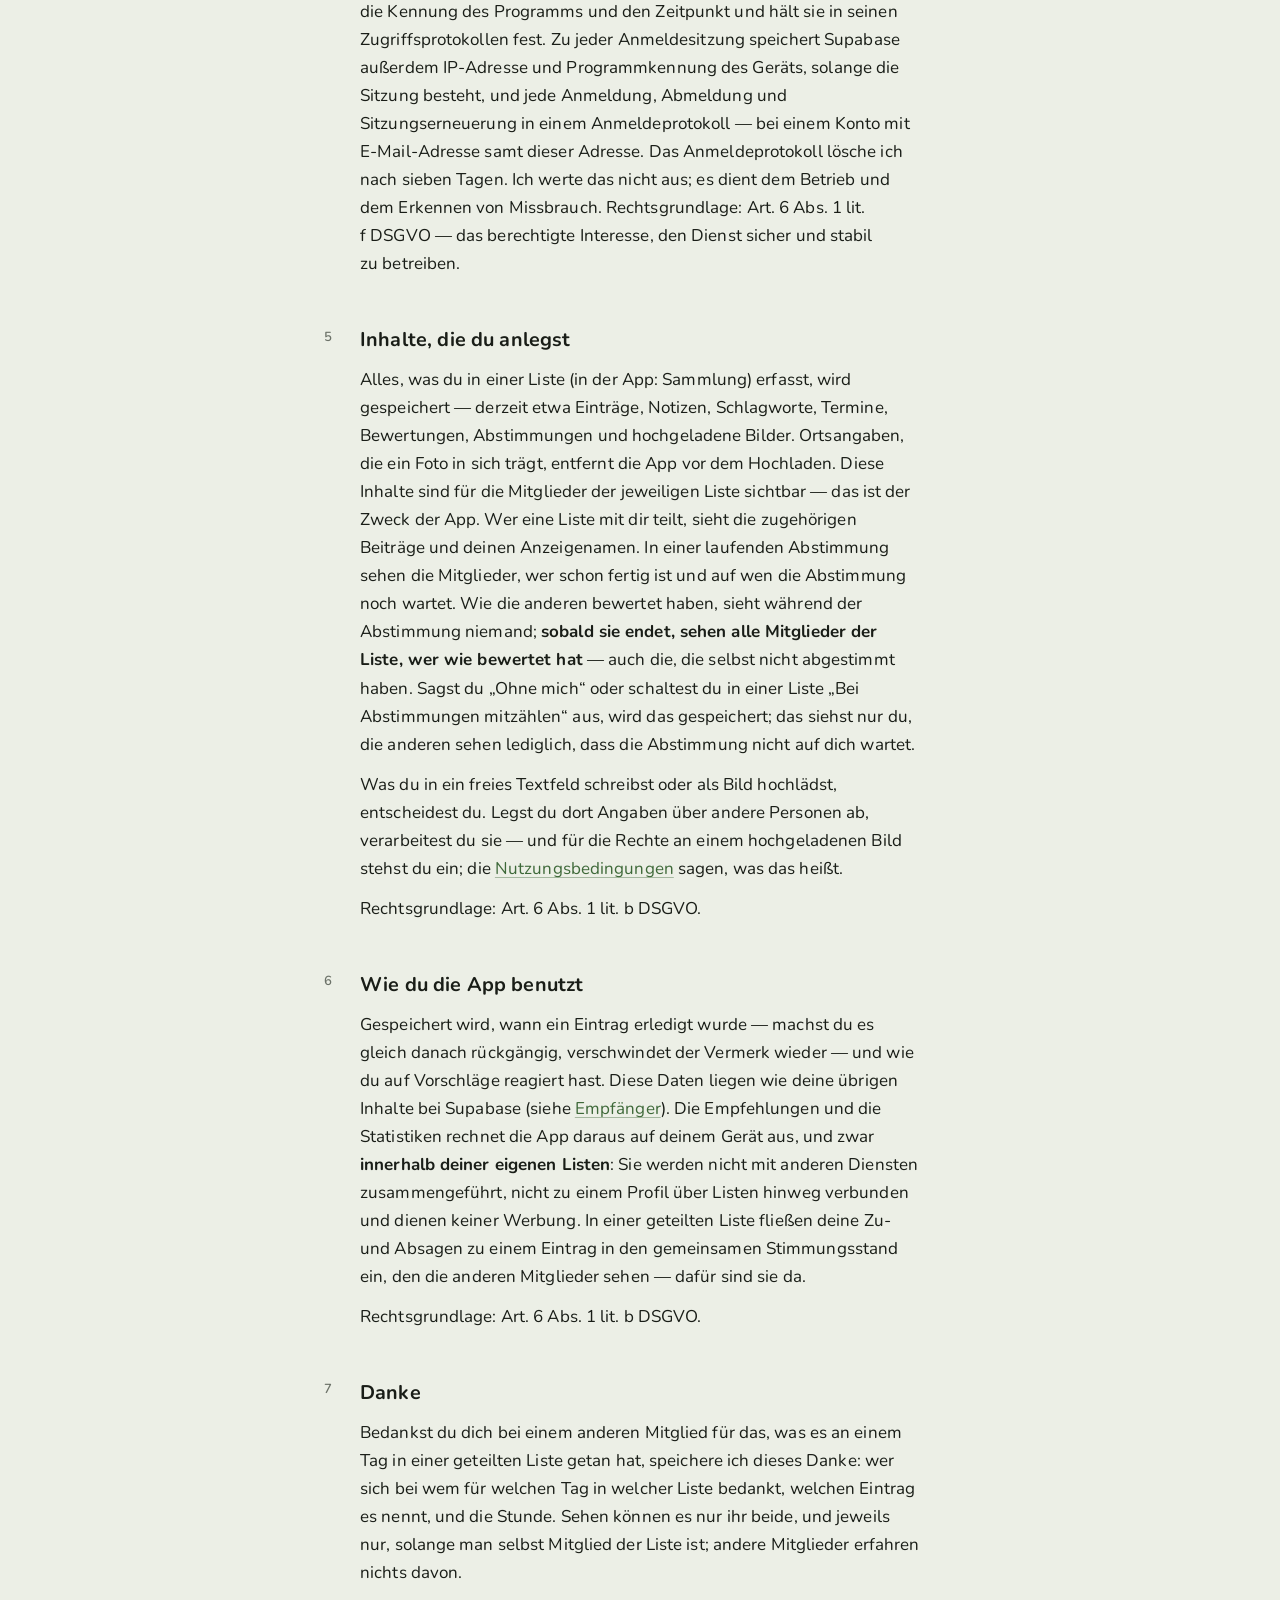
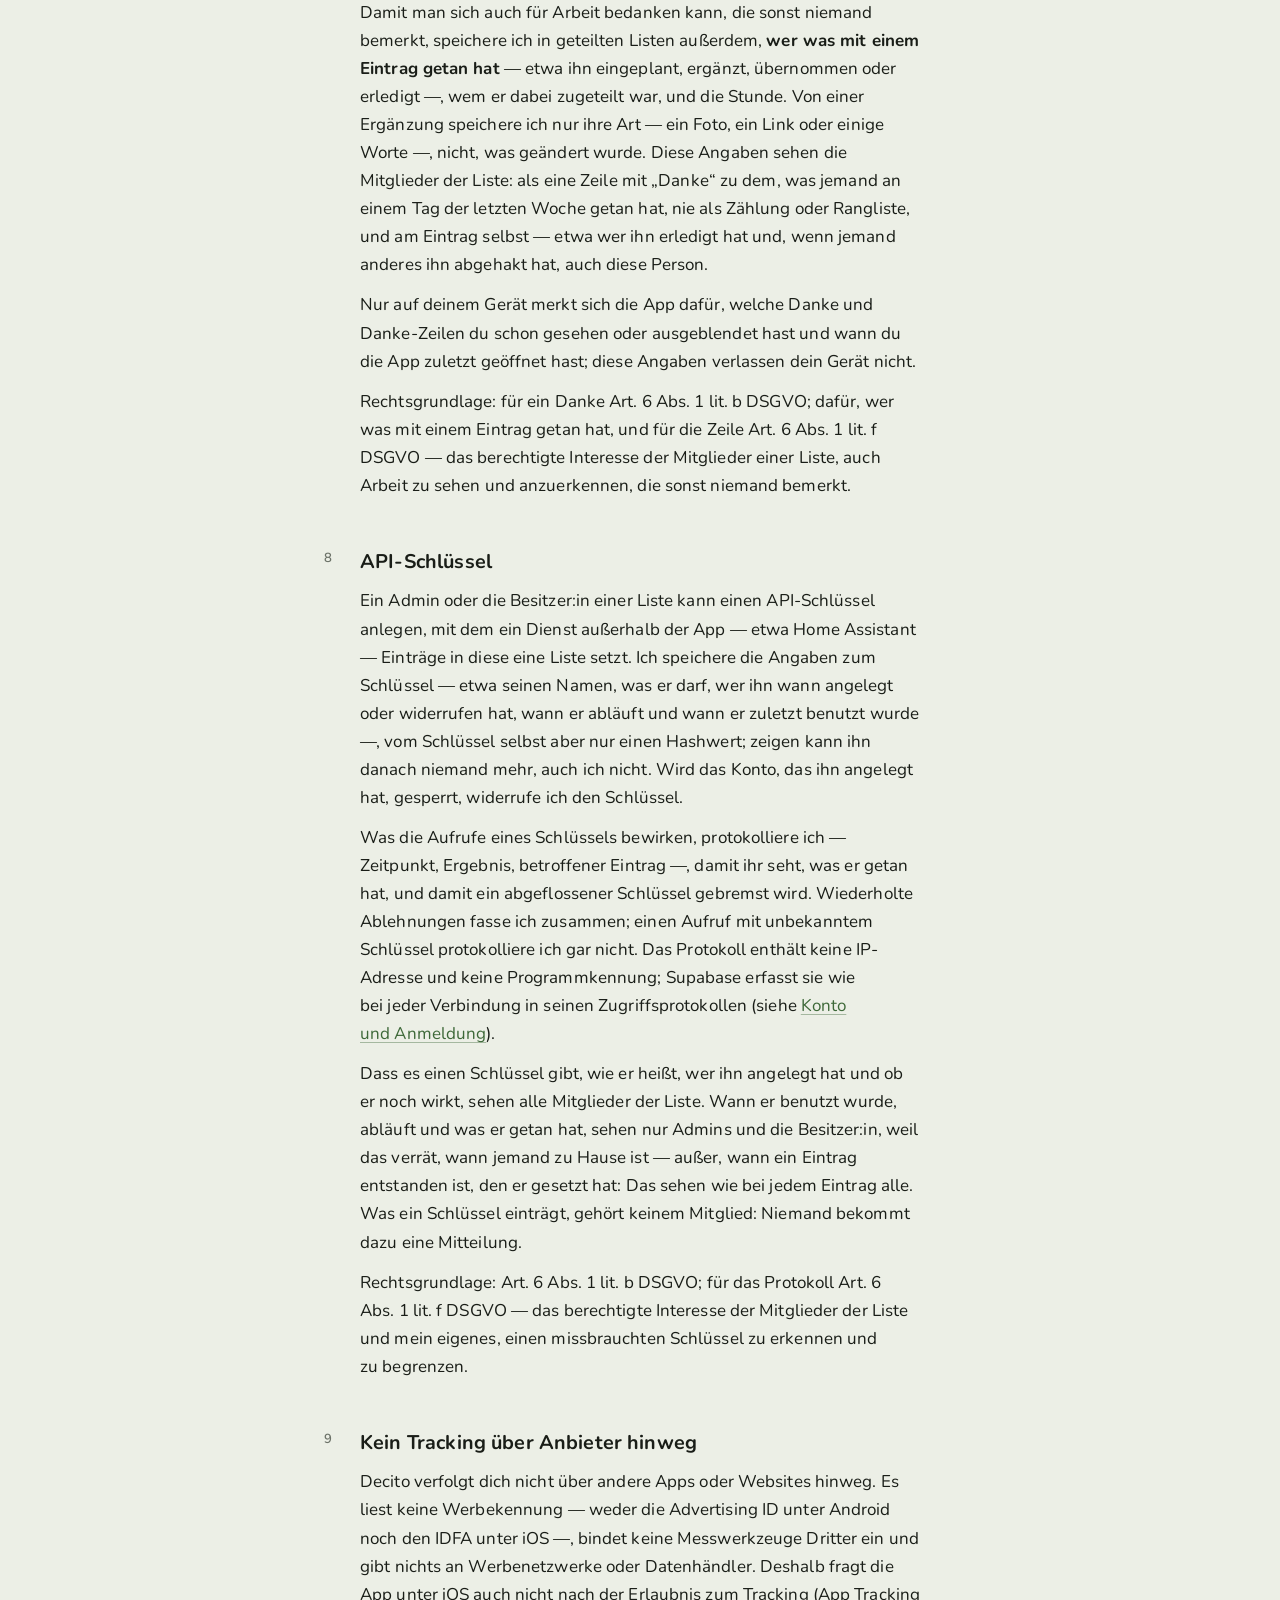
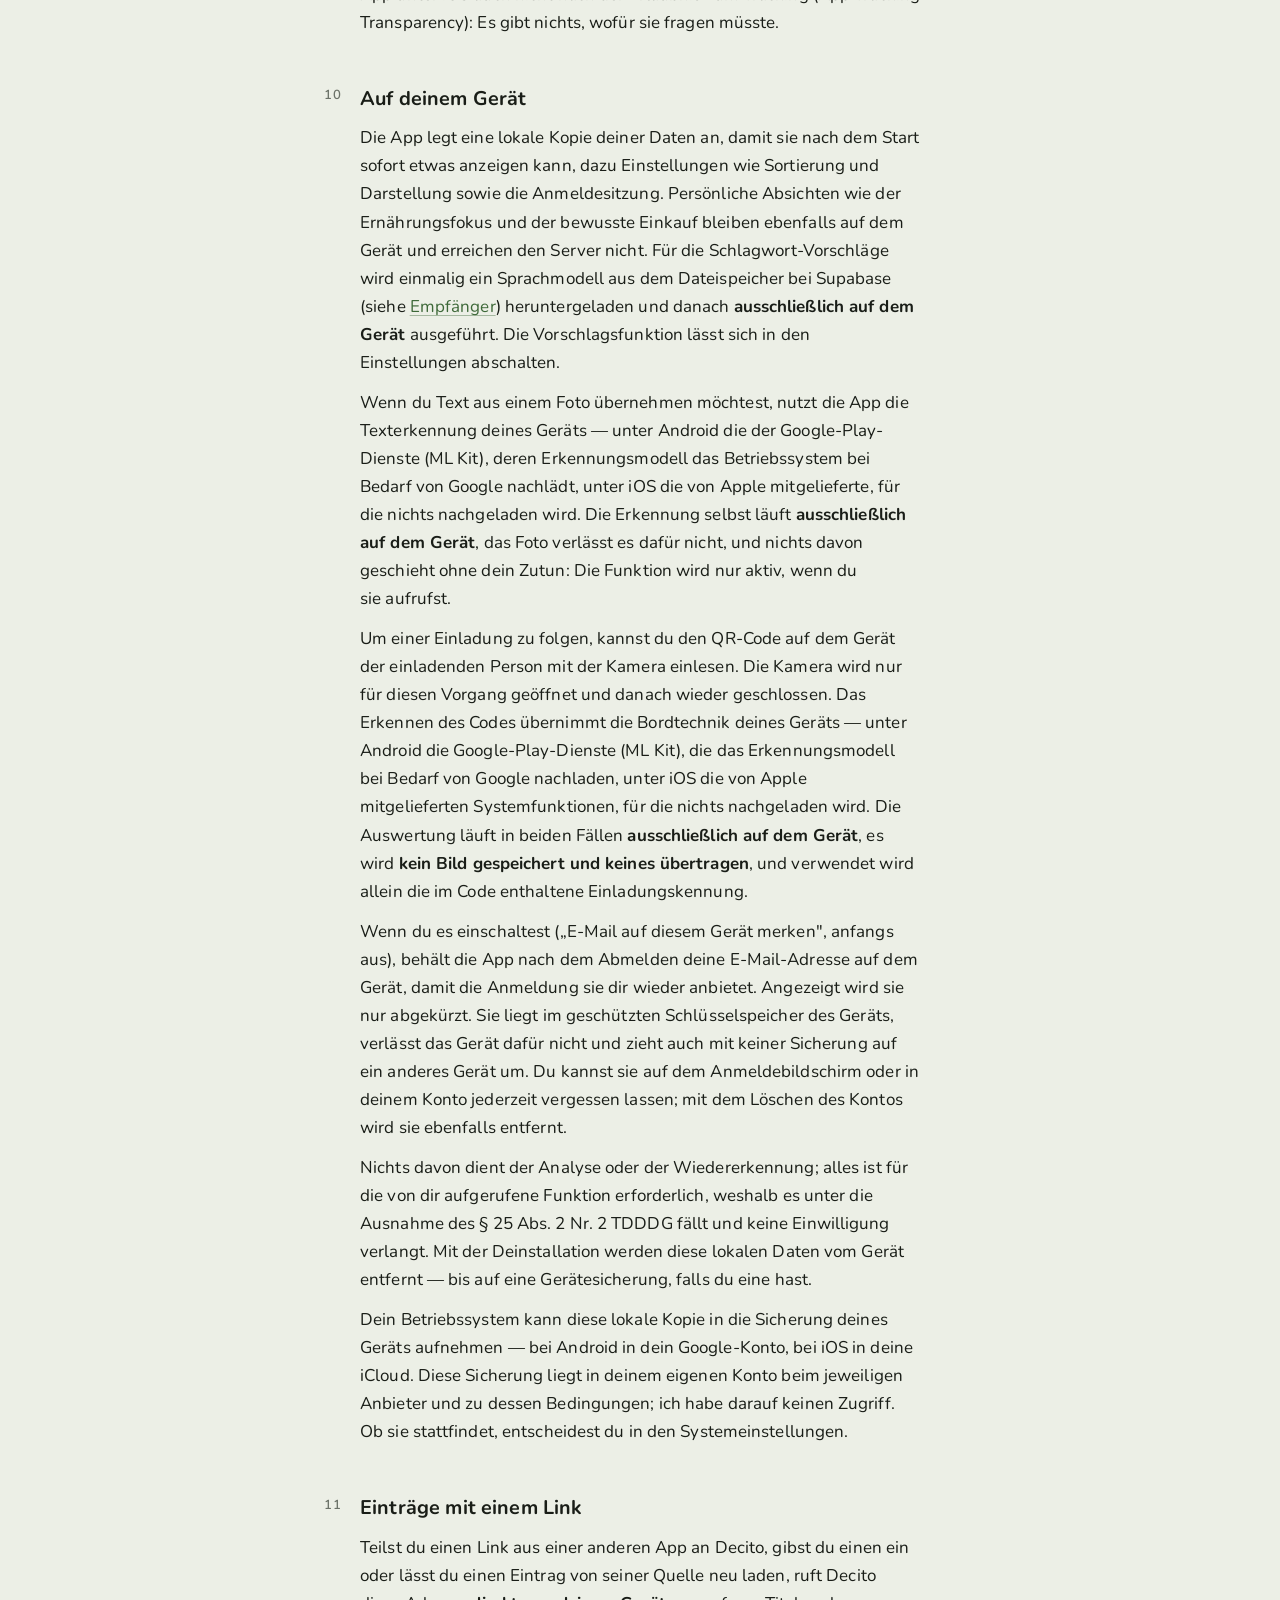
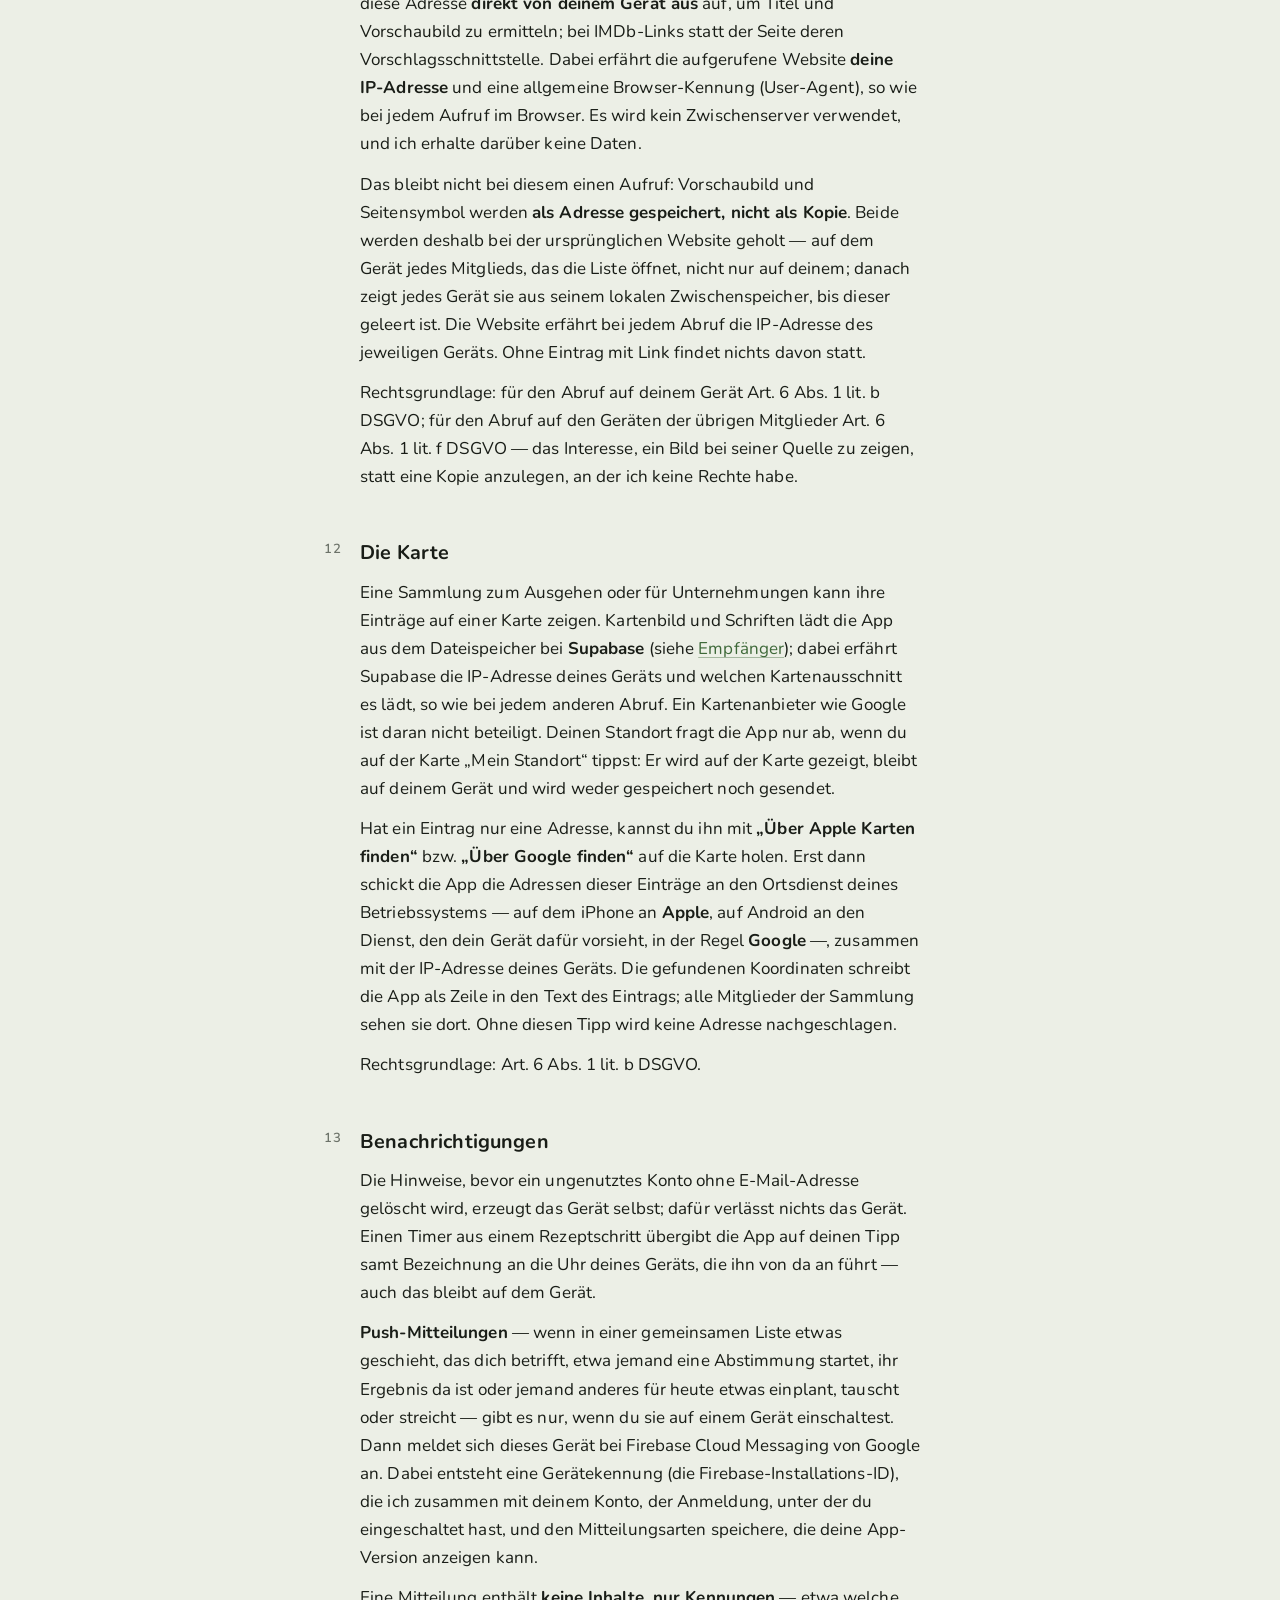
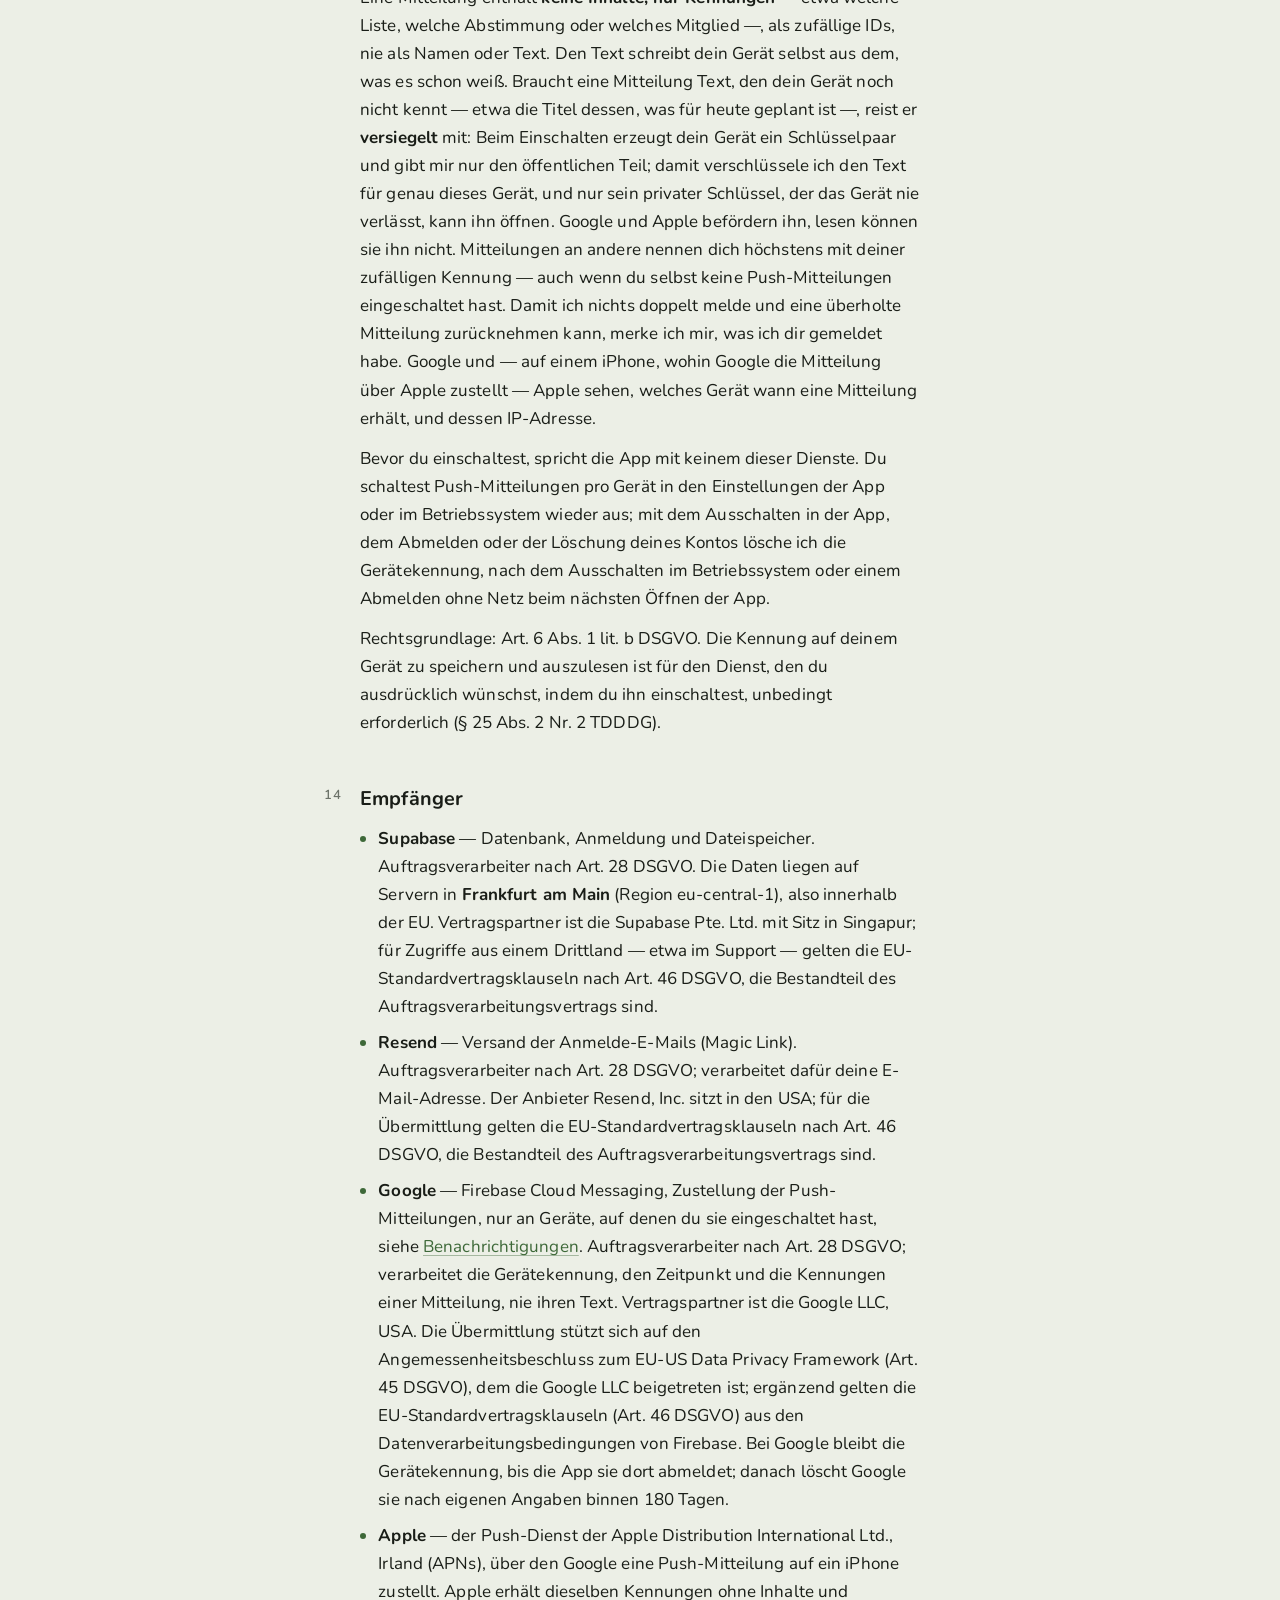
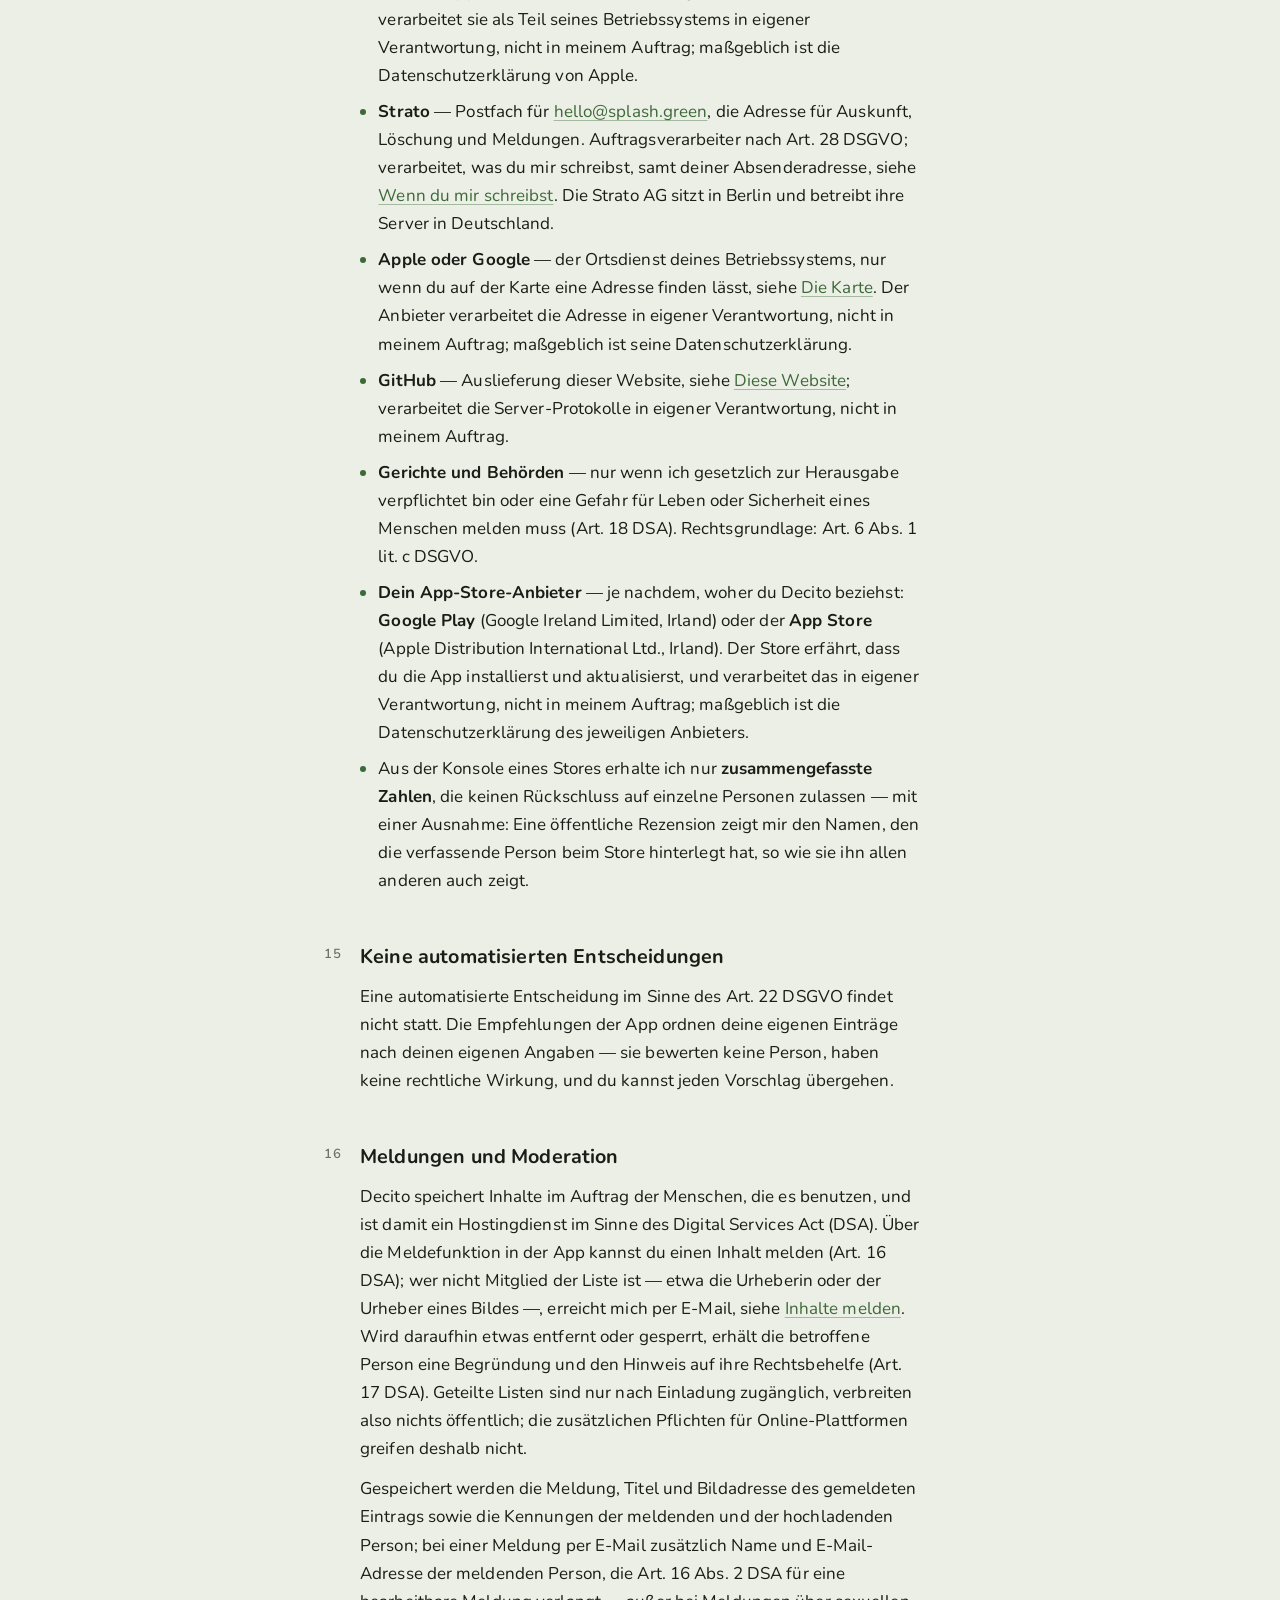
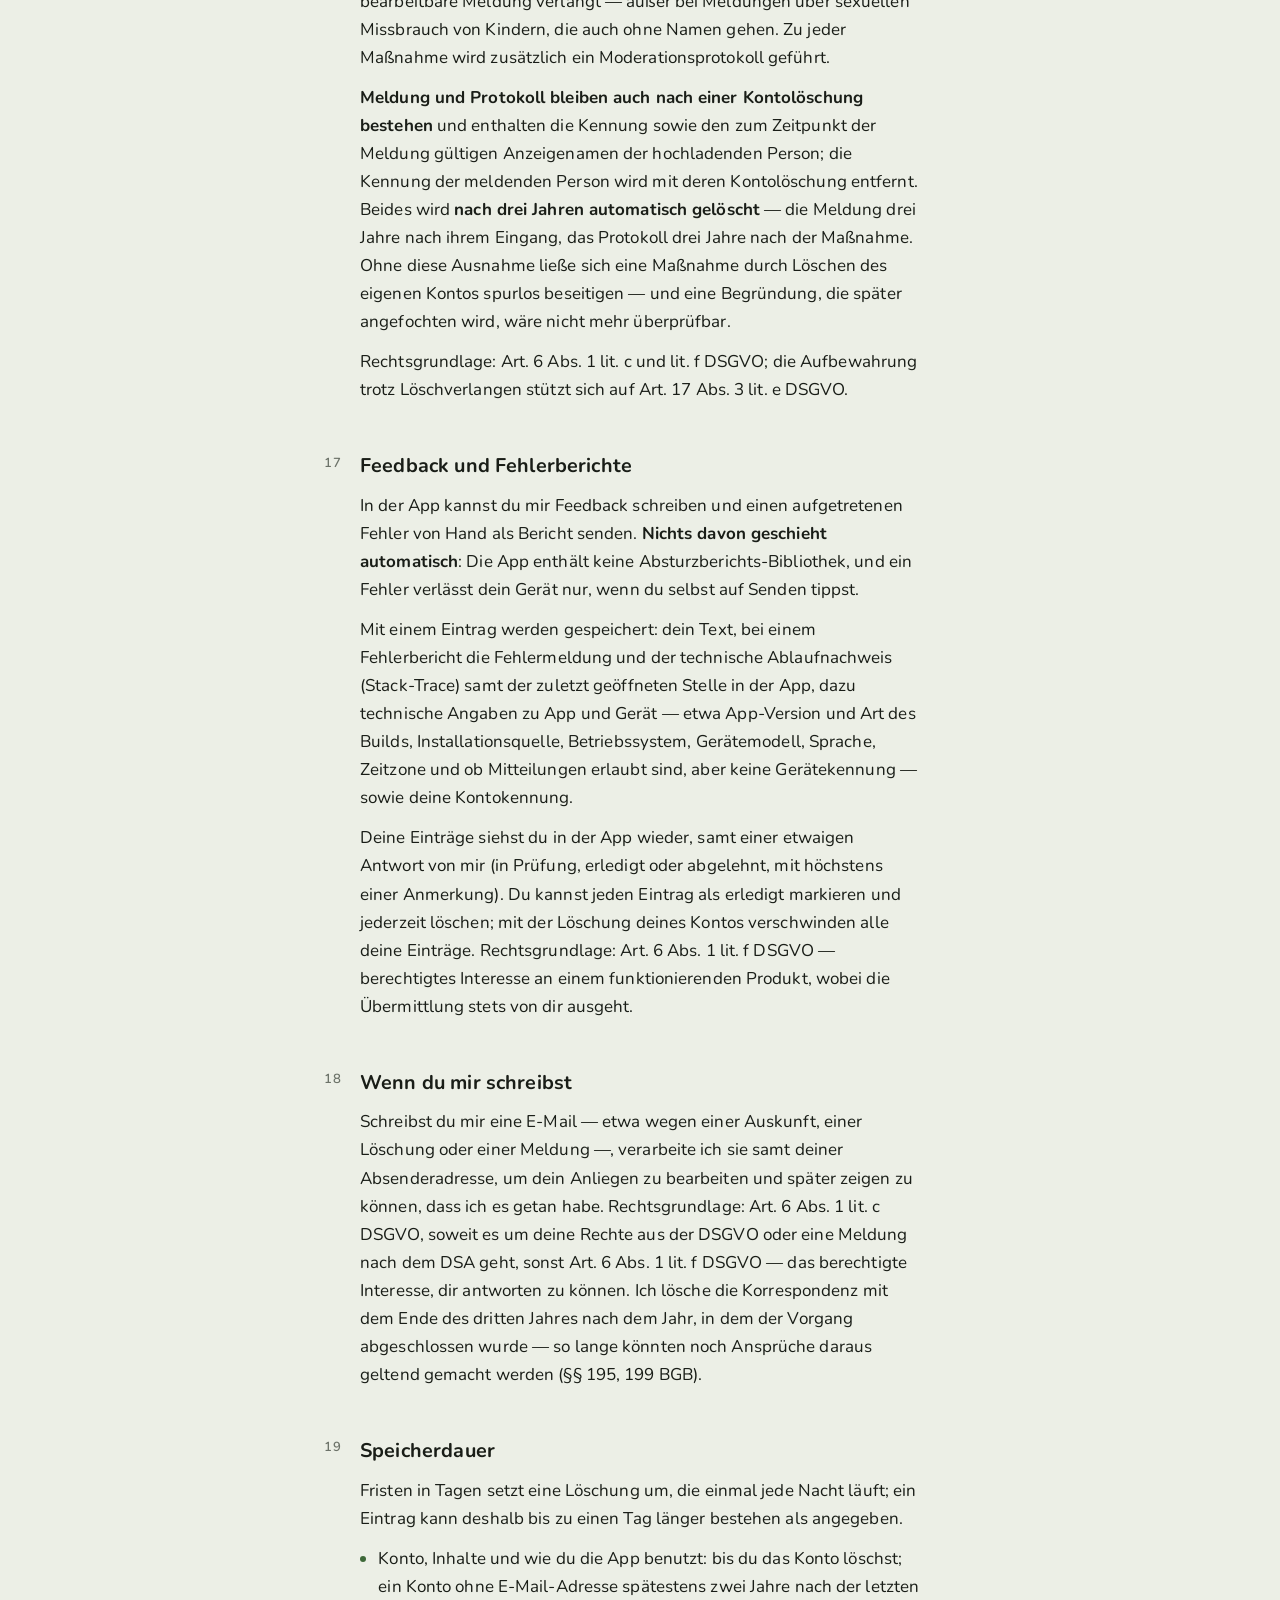
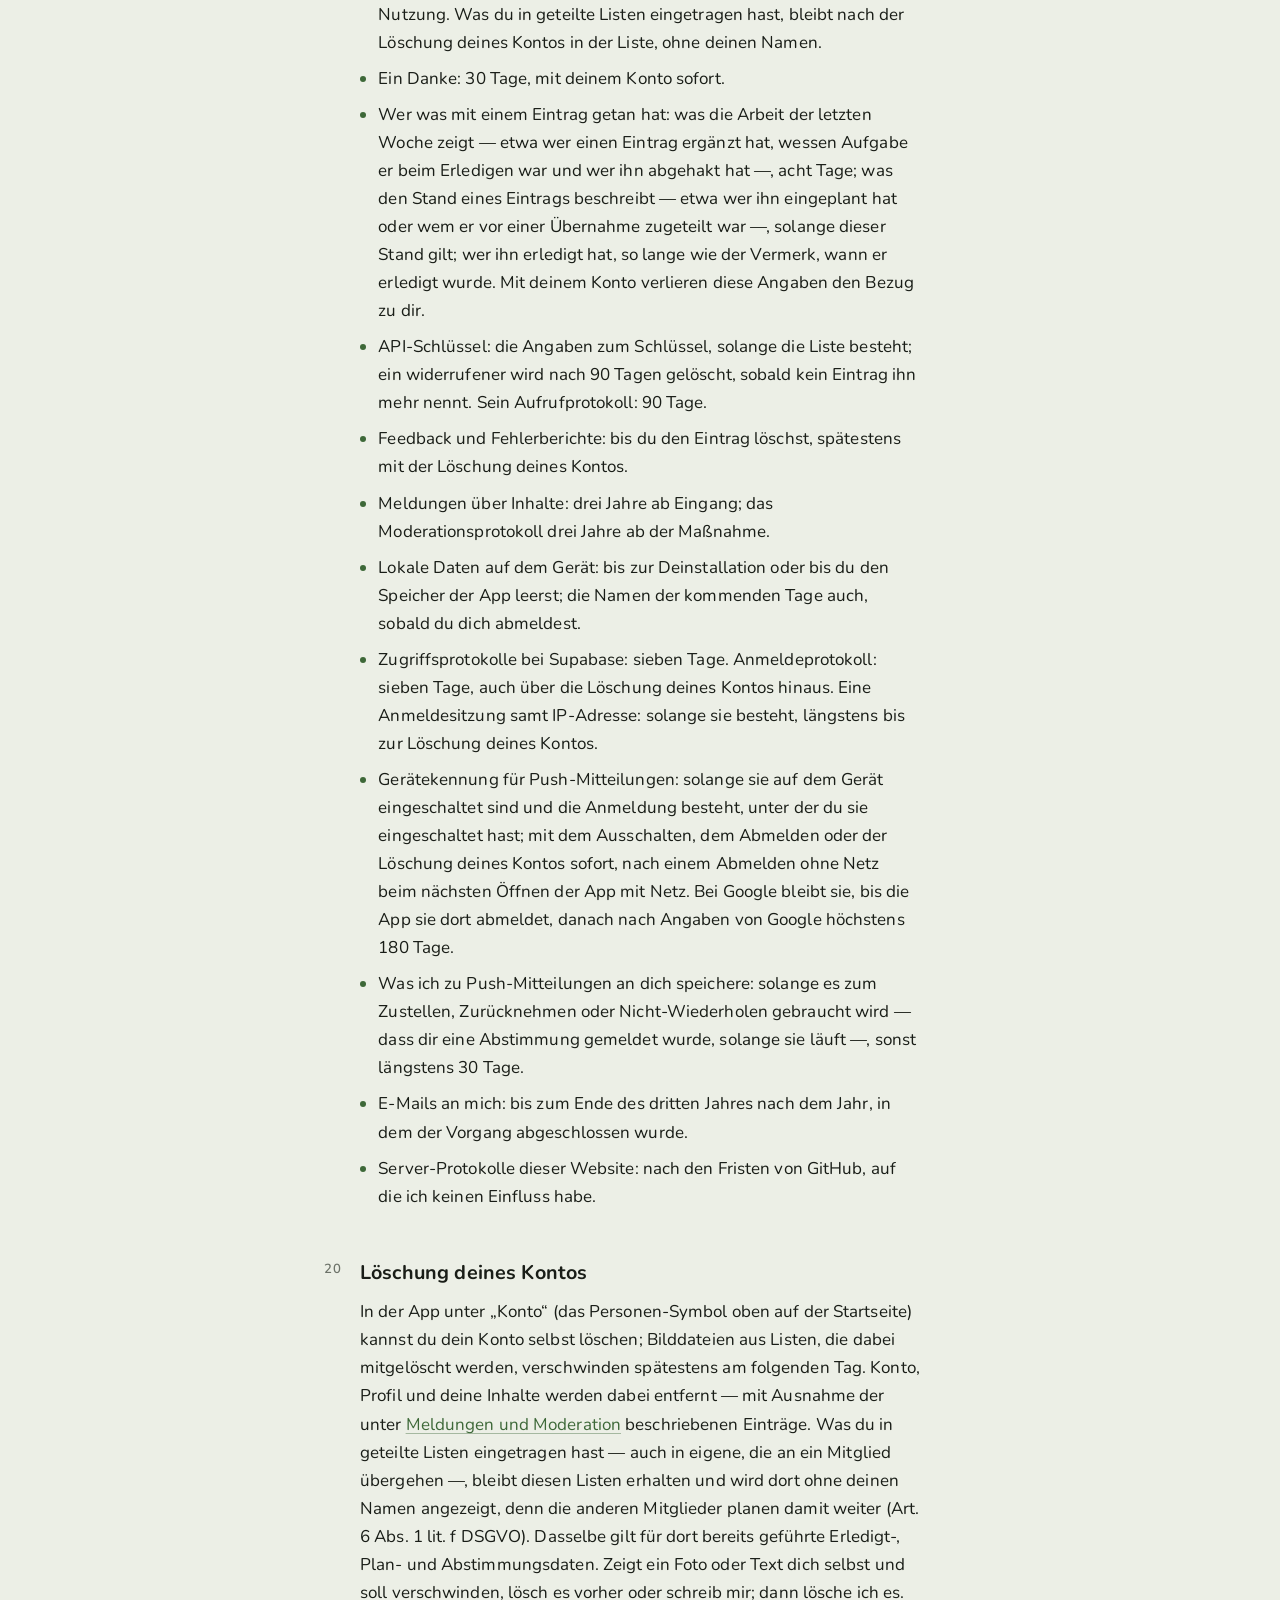
<file: de/privacy/index.html>
<!doctype html>
<!-- adr-0304 -->
<html lang="de">
  <head>
    <meta charset="utf-8" />
    <meta name="viewport" content="width=device-width, initial-scale=1" />
    <meta name="robots" content="noindex, nofollow" />
    <meta
      name="description"
      content="Welche Daten Decito verarbeitet, warum, und wie lange."
    />
    <title>Datenschutzerklärung – Decito</title>
    <link rel="stylesheet" href="../../style.css" />
  </head>
  <body>
    <main>
      <a class="back" href="../../">← Decito</a>
      <h1>Datenschutzerklärung</h1>
      <p class="meta">Stand: 26. November 2026</p>

      <div class="doc">
        <h2 id="verantwortlicher">Verantwortlicher</h2>
        <p>
          Decito wird von einer Einzelperson entwickelt und betrieben.
          Verantwortlicher im Sinne der DSGVO ist Tobias Langen, Deutschland.<br />
          E-Mail: <a href="mailto:hello@splash.green">hello@splash.green</a
          ><br />
          Eine Datenschutzbeauftragte oder einen Datenschutzbeauftragten gibt es
          nicht; die Voraussetzungen des Art. 37 DSGVO liegen nicht vor.
        </p>

        <h2 id="kurz">Kurz gesagt</h2>
        <p>
          Decito enthält
          <strong
            >keine Analyse-, Tracking-, Werbe- oder
            Absturzberichts-Bibliotheken</strong
          >. Es gibt keine Werbe-IDs, keine Profilbildung über Anbieter hinweg
          und keinen Weiterverkauf von Daten. Verarbeitet wird, was du in der
          App anlegst und tust — etwa was du erledigt oder eingeplant hast —,
          und was der Betrieb technisch erfordert. Ein Fehlerbericht verlässt
          dein Gerät nur, wenn du ihn selbst absendest — siehe
          <a href="#feedback">Feedback und Fehlerberichte</a>. Push-Mitteilungen
          gibt es nur auf einem Gerät, auf dem du sie einschaltest; Google und
          Apple erfahren dabei keine Inhalte, nur Kennungen — siehe
          <a href="#benachrichtigungen">Benachrichtigungen</a>.
        </p>
        <p>
          Diese Erklärung gilt für die <strong>App</strong> und für
          <strong>diese Website</strong>. Wo etwas nur für eines von beiden
          gilt, steht es dabei.
        </p>
        <p>
          Nicht Ende-zu-Ende verschlüsselt: Ich komme technisch an deine Daten,
          schaue aber nur hin, wenn du mich darum bittest, etwas gemeldet wird,
          eine Störung anders nicht zu beheben ist oder ein Gesetz es verlangt.
        </p>

        <h2 id="website">Diese Website</h2>
        <p>
          Die Seiten werden von <strong>GitHub Pages</strong> (GitHub, Inc.,
          USA) ausgeliefert. Beim Abruf überträgt dein Browser technisch
          notwendige Daten, die GitHub in Server-Protokollen speichert —
          insbesondere deine <strong>IP-Adresse</strong>, Datum und Uhrzeit, die
          angeforderte Adresse sowie Browser- und Systemkennung. Ich habe darauf
          keinen Zugriff und werte nichts davon aus. GitHub entscheidet selbst,
          wofür es diese Protokolle nutzt (etwa für die Sicherheit seines
          Dienstes), wie lange es sie aufbewahrt und ob sie in die USA gehen;
          ich bin daran nicht beteiligt. GitHub, Inc. ist nach dem EU-U.S. Data
          Privacy Framework zertifiziert; für Übermittlungen dorthin besteht
          damit ein Angemessenheitsbeschluss der EU-Kommission (Art. 45 DSGVO).
          Näheres steht in der
          <a
            href="https://docs.github.com/de/site-policy/privacy-policies/github-general-privacy-statement"
            >Datenschutzerklärung von GitHub</a
          >.
        </p>
        <p>
          Die Website setzt <strong>keine Cookies</strong>, bindet keine fremden
          Schriften, Karten oder Videos ein und lädt nichts von einem anderen
          Server nach.
        </p>
        <p>
          Rechtsgrundlage dafür, die Seiten über GitHub auszuliefern: Art. 6
          Abs. 1 lit. f DSGVO — das berechtigte Interesse, sie überhaupt
          ausliefern und stabil halten zu können.
        </p>

        <h2 id="konto">Konto und Anmeldung</h2>
        <p>
          Du kannst Decito <strong>ohne E-Mail-Adresse</strong> nutzen: dabei
          wird ein Konto erzeugt, das aus nichts weiter besteht als einer
          zufälligen Kennung und einem Code, den in der App nur du siehst (siehe
          <a href="#rechte">Deine Rechte</a>). Meldest du dich per Magic Link
          an, wird zusätzlich deine <strong>E-Mail-Adresse</strong> gespeichert.
          Teilst du eine Liste oder trittst du einer bei, vergibst du außerdem
          einen <strong>Anzeigenamen</strong>; vorher fragt die App nicht
          danach, denn erst dann sieht ihn jemand, und ohne ihn wüsste niemand
          in einer geteilten Liste, von wem ein Beitrag stammt. Was du dort
          einträgst, ist dir überlassen — ein Vorname genügt, ein Spitzname
          ebenso; er muss dein Name nicht sein. Die App überträgt außerdem die
          <strong>Zeitzone</strong> deines Geräts — ihren Namen, etwa
          „Europe/Berlin“, und den Versatz zur Weltzeit —, damit „heute“ dein
          Kalendertag ist und nicht der des Servers, auch über eine
          Zeitumstellung hinweg.
        </p>
        <p>
          Freiwillig kannst du deinem Profil eine <strong>Farbe</strong> und ein
          <strong>Symbol</strong> geben; beides sehen die anderen in euren
          geteilten Listen neben deinem Namen. Ebenso freiwillig wählst du ein
          <strong>Bundesland</strong>: Es legt fest, welche gesetzlichen
          Feiertage und Schulferien bei „Passende Tage“ in deinen Listen gelten,
          und mit ihm nennt dir die App auf der Startseite und in „Pläne“, was
          für ein Tag ist. Gilt ein Feiertag dort nur in einem Teil des Landes,
          entscheidest du selbst, ob er für dich zählt — gespeichert wird dann
          nur diese Angabe, nie dein Wohnort. Das Bundesland sehen die
          Mitglieder deiner Listen, denn nach ihm richtet sich, wann Einträge
          darin wiederkommen.
        </p>
        <p>
          Mehr verlangt die App nicht: Für dich allein ist keine Angabe nötig,
          zum Teilen nur der Anzeigename, und ohne E-Mail-Adresse funktioniert
          Decito bis auf die Anmeldung auf einem zweiten Gerät vollständig.
        </p>
        <p>
          Eine Anmeldung über Dritte — Google, Apple, soziale Netzwerke — gibt
          es nicht. Es wird also kein Konto bei einem solchen Anbieter berührt,
          und keiner von ihnen erfährt, dass du Decito benutzt.
        </p>
        <p>
          Ein Konto ohne E-Mail-Adresse ist
          <strong
            >nur von dem Gerät aus erreichbar, auf dem es angelegt wurde</strong
          >
          — unter iOS auch von einem iPhone, das aus dessen verschlüsselter
          Sicherung wiederhergestellt wird. Auf einem anderen Gerät kann sich
          niemand als berechtigt ausweisen, und ich kann dir den Zugang nicht
          zurückgeben. Geht das Gerät ohne eine solche Sicherung verloren, kommt
          niemand mehr hinein. Deshalb wird ein solches Konto, das
          <strong>zwei Jahre</strong> lang nicht benutzt wurde, samt seiner
          Inhalte gelöscht.
          <strong>Jeder Start der App setzt diese Frist neu</strong>, sobald die
          App dabei den Server erreicht — es genügt, sie zu öffnen. Ebenso
          zählt, wenn du einen Eintrag über das Widget auf dem Startbildschirm
          oder aus einer Mitteilung heraus abhakst oder verschiebst. Dafür wird
          gespeichert, wann das Konto zuletzt so benutzt wurde (auf einen halben
          Tag genau). Die App erinnert rechtzeitig und mehrfach vorher und
          bietet durchgehend an, eine E-Mail-Adresse zu hinterlegen und zu
          bestätigen; danach gilt die Frist nicht mehr, und der Zeitpunkt wird
          nicht mehr fortgeschrieben — es bleibt der zuletzt gespeicherte
          stehen.
        </p>
        <p>
          Rechtsgrundlage: Art. 6 Abs. 1 lit. b DSGVO (Bereitstellung der von
          dir gewünschten Funktionen).
        </p>
        <p>
          Stimmst du geänderten
          <a href="../terms/#aenderungen">Nutzungsbedingungen</a> nicht zu,
          bewahre ich dein Konto und deine Inhalte weiter auf, damit du später
          zustimmen und weitermachen kannst und die Mitglieder deiner geteilten
          Listen ihre Inhalte behalten. Rechtsgrundlage: Art. 6 Abs. 1 lit. f
          DSGVO.
        </p>
        <p>
          Wie bei jedem Dienst im Netz erfährt Supabase (siehe
          <a href="#empfaenger">Empfänger</a>) bei jeder Verbindung der App mit
          dem Server die <strong>IP-Adresse</strong> deines Geräts, die Kennung
          des Programms und den Zeitpunkt und hält sie in seinen
          Zugriffsprotokollen fest. Zu jeder Anmeldesitzung speichert Supabase
          außerdem IP-Adresse und Programmkennung des Geräts, solange die
          Sitzung besteht, und jede Anmeldung, Abmeldung und Sitzungserneuerung
          in einem Anmeldeprotokoll — bei einem Konto mit E-Mail-Adresse samt
          dieser Adresse. Das Anmeldeprotokoll lösche ich nach sieben Tagen. Ich
          werte das nicht aus; es dient dem Betrieb und dem Erkennen von
          Missbrauch. Rechtsgrundlage: Art. 6 Abs. 1 lit. f DSGVO — das
          berechtigte Interesse, den Dienst sicher und stabil zu betreiben.
        </p>

        <h2 id="inhalte">Inhalte, die du anlegst</h2>
        <p>
          Alles, was du in einer Liste (in der App: Sammlung) erfasst, wird
          gespeichert — derzeit etwa Einträge, Notizen, Schlagworte, Termine,
          Bewertungen, Abstimmungen und hochgeladene Bilder. Ortsangaben, die
          ein Foto in sich trägt, entfernt die App vor dem Hochladen. Diese
          Inhalte sind für die Mitglieder der jeweiligen Liste sichtbar — das
          ist der Zweck der App. Wer eine Liste mit dir teilt, sieht die
          zugehörigen Beiträge und deinen Anzeigenamen. In einer laufenden
          Abstimmung sehen die Mitglieder, wer schon fertig ist und auf wen die
          Abstimmung noch wartet. Wie die anderen bewertet haben, sieht während
          der Abstimmung niemand;
          <strong
            >sobald sie endet, sehen alle Mitglieder der Liste, wer wie bewertet
            hat</strong
          >
          — auch die, die selbst nicht abgestimmt haben. Sagst du „Ohne mich“
          oder schaltest du in einer Liste „Bei Abstimmungen mitzählen“ aus,
          wird das gespeichert; das siehst nur du, die anderen sehen lediglich,
          dass die Abstimmung nicht auf dich wartet.
        </p>
        <p>
          Was du in ein freies Textfeld schreibst oder als Bild hochlädst,
          entscheidest du. Legst du dort Angaben über andere Personen ab,
          verarbeitest du sie — und für die Rechte an einem hochgeladenen Bild
          stehst du ein; die
          <a href="../terms/#rechte-dritter">Nutzungsbedingungen</a> sagen, was
          das heißt.
        </p>
        <p>Rechtsgrundlage: Art. 6 Abs. 1 lit. b DSGVO.</p>

        <h2 id="nutzung">Wie du die App benutzt</h2>
        <p>
          Gespeichert wird, wann ein Eintrag erledigt wurde — machst du es
          gleich danach rückgängig, verschwindet der Vermerk wieder — und wie du
          auf Vorschläge reagiert hast. Diese Daten liegen wie deine übrigen
          Inhalte bei Supabase (siehe
          <a href="#empfaenger">Empfänger</a>). Die Empfehlungen und die
          Statistiken rechnet die App daraus auf deinem Gerät aus, und zwar
          <strong>innerhalb deiner eigenen Listen</strong>: Sie werden nicht mit
          anderen Diensten zusammengeführt, nicht zu einem Profil über Listen
          hinweg verbunden und dienen keiner Werbung. In einer geteilten Liste
          fließen deine Zu- und Absagen zu einem Eintrag in den gemeinsamen
          Stimmungsstand ein, den die anderen Mitglieder sehen — dafür sind sie
          da.
        </p>
        <p>Rechtsgrundlage: Art. 6 Abs. 1 lit. b DSGVO.</p>

        <h2 id="danke">Danke</h2>
        <p>
          Bedankst du dich bei einem anderen Mitglied für das, was es an einem
          Tag in einer geteilten Liste getan hat, speichere ich dieses Danke:
          wer sich bei wem für welchen Tag in welcher Liste bedankt, welchen
          Eintrag es nennt, und die Stunde. Sehen können es nur ihr beide, und
          jeweils nur, solange man selbst Mitglied der Liste ist; andere
          Mitglieder erfahren nichts davon.
        </p>
        <p>
          Damit man sich auch für Arbeit bedanken kann, die sonst niemand
          bemerkt, speichere ich in geteilten Listen außerdem,
          <strong>wer was mit einem Eintrag getan hat</strong> — etwa ihn
          eingeplant, ergänzt, übernommen oder erledigt —, wem er dabei
          zugeteilt war, und die Stunde. Von einer Ergänzung speichere ich nur
          ihre Art — ein Foto, ein Link oder einige Worte —, nicht, was geändert
          wurde. Diese Angaben sehen die Mitglieder der Liste: als eine Zeile
          mit „Danke“ zu dem, was jemand an einem Tag der letzten Woche getan
          hat, nie als Zählung oder Rangliste, und am Eintrag selbst — etwa wer
          ihn erledigt hat und, wenn jemand anderes ihn abgehakt hat, auch diese
          Person.
        </p>
        <p>
          Nur auf deinem Gerät merkt sich die App dafür, welche Danke und
          Danke-Zeilen du schon gesehen oder ausgeblendet hast und wann du die
          App zuletzt geöffnet hast; diese Angaben verlassen dein Gerät nicht.
        </p>
        <p>
          Rechtsgrundlage: für ein Danke Art. 6 Abs. 1 lit. b DSGVO; dafür, wer
          was mit einem Eintrag getan hat, und für die Zeile Art. 6 Abs. 1 lit.
          f DSGVO — das berechtigte Interesse der Mitglieder einer Liste, auch
          Arbeit zu sehen und anzuerkennen, die sonst niemand bemerkt.
        </p>

        <h2 id="api">API-Schlüssel</h2>
        <p>
          Ein Admin oder die Besitzer:in einer Liste kann einen API-Schlüssel
          anlegen, mit dem ein Dienst außerhalb der App — etwa Home Assistant —
          Einträge in diese eine Liste setzt. Ich speichere die Angaben zum
          Schlüssel — etwa seinen Namen, was er darf, wer ihn wann angelegt oder
          widerrufen hat, wann er abläuft und wann er zuletzt benutzt wurde —,
          vom Schlüssel selbst aber nur einen Hashwert; zeigen kann ihn danach
          niemand mehr, auch ich nicht. Wird das Konto, das ihn angelegt hat,
          gesperrt, widerrufe ich den Schlüssel.
        </p>
        <p>
          Was die Aufrufe eines Schlüssels bewirken, protokolliere ich —
          Zeitpunkt, Ergebnis, betroffener Eintrag —, damit ihr seht, was er
          getan hat, und damit ein abgeflossener Schlüssel gebremst wird.
          Wiederholte Ablehnungen fasse ich zusammen; einen Aufruf mit
          unbekanntem Schlüssel protokolliere ich gar nicht. Das Protokoll
          enthält keine IP-Adresse und keine Programmkennung; Supabase erfasst
          sie wie bei jeder Verbindung in seinen Zugriffsprotokollen (siehe
          <a href="#konto">Konto und Anmeldung</a>).
        </p>
        <p>
          Dass es einen Schlüssel gibt, wie er heißt, wer ihn angelegt hat und
          ob er noch wirkt, sehen alle Mitglieder der Liste. Wann er benutzt
          wurde, abläuft und was er getan hat, sehen nur Admins und die
          Besitzer:in, weil das verrät, wann jemand zu Hause ist — außer, wann
          ein Eintrag entstanden ist, den er gesetzt hat: Das sehen wie bei
          jedem Eintrag alle. Was ein Schlüssel einträgt, gehört keinem
          Mitglied: Niemand bekommt dazu eine Mitteilung.
        </p>
        <p>
          Rechtsgrundlage: Art. 6 Abs. 1 lit. b DSGVO; für das Protokoll Art. 6
          Abs. 1 lit. f DSGVO — das berechtigte Interesse der Mitglieder der
          Liste und mein eigenes, einen missbrauchten Schlüssel zu erkennen und
          zu begrenzen.
        </p>

        <h2 id="tracking">Kein Tracking über Anbieter hinweg</h2>
        <p>
          Decito verfolgt dich nicht über andere Apps oder Websites hinweg. Es
          liest keine Werbekennung — weder die Advertising ID unter Android noch
          den IDFA unter iOS —, bindet keine Messwerkzeuge Dritter ein und gibt
          nichts an Werbenetzwerke oder Datenhändler. Deshalb fragt die App
          unter iOS auch nicht nach der Erlaubnis zum Tracking (App Tracking
          Transparency): Es gibt nichts, wofür sie fragen müsste.
        </p>

        <h2 id="geraet">Auf deinem Gerät</h2>
        <p>
          Die App legt eine lokale Kopie deiner Daten an, damit sie nach dem
          Start sofort etwas anzeigen kann, dazu Einstellungen wie Sortierung
          und Darstellung sowie die Anmeldesitzung. Persönliche Absichten wie
          der Ernährungsfokus und der bewusste Einkauf bleiben ebenfalls auf dem
          Gerät und erreichen den Server nicht. Für die Schlagwort-Vorschläge
          wird einmalig ein Sprachmodell aus dem Dateispeicher bei Supabase
          (siehe
          <a href="#empfaenger">Empfänger</a>) heruntergeladen und danach
          <strong>ausschließlich auf dem Gerät</strong> ausgeführt. Die
          Vorschlagsfunktion lässt sich in den Einstellungen abschalten.
        </p>
        <p>
          Wenn du Text aus einem Foto übernehmen möchtest, nutzt die App die
          Texterkennung deines Geräts — unter Android die der
          Google-Play-Dienste (ML Kit), deren Erkennungsmodell das
          Betriebssystem bei Bedarf von Google nachlädt, unter iOS die von Apple
          mitgelieferte, für die nichts nachgeladen wird. Die Erkennung selbst
          läuft
          <strong>ausschließlich auf dem Gerät</strong>, das Foto verlässt es
          dafür nicht, und nichts davon geschieht ohne dein Zutun: Die Funktion
          wird nur aktiv, wenn du sie aufrufst.
        </p>
        <p>
          Um einer Einladung zu folgen, kannst du den QR-Code auf dem Gerät der
          einladenden Person mit der Kamera einlesen. Die Kamera wird nur für
          diesen Vorgang geöffnet und danach wieder geschlossen. Das Erkennen
          des Codes übernimmt die Bordtechnik deines Geräts — unter Android die
          Google-Play-Dienste (ML Kit), die das Erkennungsmodell bei Bedarf von
          Google nachladen, unter iOS die von Apple mitgelieferten
          Systemfunktionen, für die nichts nachgeladen wird. Die Auswertung
          läuft in beiden Fällen
          <strong>ausschließlich auf dem Gerät</strong>, es wird
          <strong>kein Bild gespeichert und keines übertragen</strong>, und
          verwendet wird allein die im Code enthaltene Einladungskennung.
        </p>
        <p>
          Wenn du es einschaltest („E-Mail auf diesem Gerät merken", anfangs
          aus), behält die App nach dem Abmelden deine E-Mail-Adresse auf dem
          Gerät, damit die Anmeldung sie dir wieder anbietet. Angezeigt wird sie
          nur abgekürzt. Sie liegt im geschützten Schlüsselspeicher des Geräts,
          verlässt das Gerät dafür nicht und zieht auch mit keiner Sicherung auf
          ein anderes Gerät um. Du kannst sie auf dem Anmeldebildschirm oder in
          deinem Konto jederzeit vergessen lassen; mit dem Löschen des Kontos
          wird sie ebenfalls entfernt.
        </p>
        <p>
          Nichts davon dient der Analyse oder der Wiedererkennung; alles ist für
          die von dir aufgerufene Funktion erforderlich, weshalb es unter die
          Ausnahme des § 25 Abs. 2 Nr. 2 TDDDG fällt und keine Einwilligung
          verlangt. Mit der Deinstallation werden diese lokalen Daten vom Gerät
          entfernt — bis auf eine Gerätesicherung, falls du eine hast.
        </p>
        <p>
          Dein Betriebssystem kann diese lokale Kopie in die Sicherung deines
          Geräts aufnehmen — bei Android in dein Google-Konto, bei iOS in deine
          iCloud. Diese Sicherung liegt in deinem eigenen Konto beim jeweiligen
          Anbieter und zu dessen Bedingungen; ich habe darauf keinen Zugriff. Ob
          sie stattfindet, entscheidest du in den Systemeinstellungen.
        </p>

        <h2 id="links">Einträge mit einem Link</h2>
        <p>
          Teilst du einen Link aus einer anderen App an Decito, gibst du einen
          ein oder lässt du einen Eintrag von seiner Quelle neu laden, ruft
          Decito diese Adresse <strong>direkt von deinem Gerät aus</strong> auf,
          um Titel und Vorschaubild zu ermitteln; bei IMDb-Links statt der Seite
          deren Vorschlagsschnittstelle. Dabei erfährt die aufgerufene Website
          <strong>deine IP-Adresse</strong> und eine allgemeine Browser-Kennung
          (User-Agent), so wie bei jedem Aufruf im Browser. Es wird kein
          Zwischenserver verwendet, und ich erhalte darüber keine Daten.
        </p>
        <p>
          Das bleibt nicht bei diesem einen Aufruf: Vorschaubild und
          Seitensymbol werden
          <strong>als Adresse gespeichert, nicht als Kopie</strong>. Beide
          werden deshalb bei der ursprünglichen Website geholt — auf dem Gerät
          jedes Mitglieds, das die Liste öffnet, nicht nur auf deinem; danach
          zeigt jedes Gerät sie aus seinem lokalen Zwischenspeicher, bis dieser
          geleert ist. Die Website erfährt bei jedem Abruf die IP-Adresse des
          jeweiligen Geräts. Ohne Eintrag mit Link findet nichts davon statt.
        </p>
        <p>
          Rechtsgrundlage: für den Abruf auf deinem Gerät Art. 6 Abs. 1 lit. b
          DSGVO; für den Abruf auf den Geräten der übrigen Mitglieder Art. 6
          Abs. 1 lit. f DSGVO — das Interesse, ein Bild bei seiner Quelle zu
          zeigen, statt eine Kopie anzulegen, an der ich keine Rechte habe.
        </p>

        <h2 id="karte">Die Karte</h2>
        <p>
          Eine Sammlung zum Ausgehen oder für Unternehmungen kann ihre Einträge
          auf einer Karte zeigen. Kartenbild und Schriften lädt die App aus dem
          Dateispeicher bei <strong>Supabase</strong> (siehe
          <a href="#empfaenger">Empfänger</a>); dabei erfährt Supabase die
          IP-Adresse deines Geräts und welchen Kartenausschnitt es lädt, so wie
          bei jedem anderen Abruf. Ein Kartenanbieter wie Google ist daran nicht
          beteiligt. Deinen Standort fragt die App nur ab, wenn du auf der Karte
          „Mein Standort“ tippst: Er wird auf der Karte gezeigt, bleibt auf
          deinem Gerät und wird weder gespeichert noch gesendet.
        </p>
        <p>
          Hat ein Eintrag nur eine Adresse, kannst du ihn mit
          <strong>„Über Apple Karten finden“</strong> bzw.
          <strong>„Über Google finden“</strong> auf die Karte holen. Erst dann
          schickt die App die Adressen dieser Einträge an den Ortsdienst deines
          Betriebssystems — auf dem iPhone an <strong>Apple</strong>, auf
          Android an den Dienst, den dein Gerät dafür vorsieht, in der Regel
          <strong>Google</strong> —, zusammen mit der IP-Adresse deines Geräts.
          Die gefundenen Koordinaten schreibt die App als Zeile in den Text des
          Eintrags; alle Mitglieder der Sammlung sehen sie dort. Ohne diesen
          Tipp wird keine Adresse nachgeschlagen.
        </p>
        <p>Rechtsgrundlage: Art. 6 Abs. 1 lit. b DSGVO.</p>

        <h2 id="benachrichtigungen">Benachrichtigungen</h2>
        <p>
          Die Hinweise, bevor ein ungenutztes Konto ohne E-Mail-Adresse gelöscht
          wird, erzeugt das Gerät selbst; dafür verlässt nichts das Gerät. Einen
          Timer aus einem Rezeptschritt übergibt die App auf deinen Tipp samt
          Bezeichnung an die Uhr deines Geräts, die ihn von da an führt — auch
          das bleibt auf dem Gerät.
        </p>
        <p>
          <strong>Push-Mitteilungen</strong> — wenn in einer gemeinsamen Liste
          etwas geschieht, das dich betrifft, etwa jemand eine Abstimmung
          startet, ihr Ergebnis da ist oder jemand anderes für heute etwas
          einplant, tauscht oder streicht — gibt es nur, wenn du sie auf einem
          Gerät einschaltest. Dann meldet sich dieses Gerät bei Firebase Cloud
          Messaging von Google an. Dabei entsteht eine Gerätekennung (die
          Firebase-Installations-ID), die ich zusammen mit deinem Konto, der
          Anmeldung, unter der du eingeschaltet hast, und den Mitteilungsarten
          speichere, die deine App-Version anzeigen kann.
        </p>
        <p>
          Eine Mitteilung enthält
          <strong>keine Inhalte, nur Kennungen</strong> — etwa welche Liste,
          welche Abstimmung oder welches Mitglied —, als zufällige IDs, nie als
          Namen oder Text. Den Text schreibt dein Gerät selbst aus dem, was es
          schon weiß. Braucht eine Mitteilung Text, den dein Gerät noch nicht
          kennt — etwa die Titel dessen, was für heute geplant ist —, reist er
          <strong>versiegelt</strong> mit: Beim Einschalten erzeugt dein Gerät
          ein Schlüsselpaar und gibt mir nur den öffentlichen Teil; damit
          verschlüssele ich den Text für genau dieses Gerät, und nur sein
          privater Schlüssel, der das Gerät nie verlässt, kann ihn öffnen.
          Google und Apple befördern ihn, lesen können sie ihn nicht.
          Mitteilungen an andere nennen dich höchstens mit deiner zufälligen
          Kennung — auch wenn du selbst keine Push-Mitteilungen eingeschaltet
          hast. Damit ich nichts doppelt melde und eine überholte Mitteilung
          zurücknehmen kann, merke ich mir, was ich dir gemeldet habe. Google
          und — auf einem iPhone, wohin Google die Mitteilung über Apple
          zustellt — Apple sehen, welches Gerät wann eine Mitteilung erhält, und
          dessen IP-Adresse.
        </p>
        <p>
          Bevor du einschaltest, spricht die App mit keinem dieser Dienste. Du
          schaltest Push-Mitteilungen pro Gerät in den Einstellungen der App
          oder im Betriebssystem wieder aus; mit dem Ausschalten in der App, dem
          Abmelden oder der Löschung deines Kontos lösche ich die Gerätekennung,
          nach dem Ausschalten im Betriebssystem oder einem Abmelden ohne Netz
          beim nächsten Öffnen der App.
        </p>
        <p>
          Rechtsgrundlage: Art. 6 Abs. 1 lit. b DSGVO. Die Kennung auf deinem
          Gerät zu speichern und auszulesen ist für den Dienst, den du
          ausdrücklich wünschst, indem du ihn einschaltest, unbedingt
          erforderlich (§ 25 Abs. 2 Nr. 2 TDDDG).
        </p>

        <h2 id="empfaenger">Empfänger</h2>
        <ul>
          <li>
            <strong>Supabase</strong> — Datenbank, Anmeldung und Dateispeicher.
            Auftragsverarbeiter nach Art. 28 DSGVO. Die Daten liegen auf Servern
            in <strong>Frankfurt am Main</strong> (Region eu-central-1), also
            innerhalb der EU. Vertragspartner ist die Supabase Pte. Ltd. mit
            Sitz in Singapur; für Zugriffe aus einem Drittland — etwa im Support
            — gelten die EU-Standardvertragsklauseln nach Art. 46 DSGVO, die
            Bestandteil des Auftragsverarbeitungsvertrags sind.
          </li>
          <li>
            <strong>Resend</strong> — Versand der Anmelde-E-Mails (Magic Link).
            Auftragsverarbeiter nach Art. 28 DSGVO; verarbeitet dafür deine
            E-Mail-Adresse. Der Anbieter Resend, Inc. sitzt in den USA; für die
            Übermittlung gelten die EU-Standardvertragsklauseln nach Art. 46
            DSGVO, die Bestandteil des Auftragsverarbeitungsvertrags sind.
          </li>
          <li>
            <strong>Google</strong> — Firebase Cloud Messaging, Zustellung der
            Push-Mitteilungen, nur an Geräte, auf denen du sie eingeschaltet
            hast, siehe <a href="#benachrichtigungen">Benachrichtigungen</a>.
            Auftragsverarbeiter nach Art. 28 DSGVO; verarbeitet die
            Gerätekennung, den Zeitpunkt und die Kennungen einer Mitteilung, nie
            ihren Text. Vertragspartner ist die Google LLC, USA. Die
            Übermittlung stützt sich auf den Angemessenheitsbeschluss zum EU-US
            Data Privacy Framework (Art. 45 DSGVO), dem die Google LLC
            beigetreten ist; ergänzend gelten die EU-Standardvertragsklauseln
            (Art. 46 DSGVO) aus den Datenverarbeitungsbedingungen von Firebase.
            Bei Google bleibt die Gerätekennung, bis die App sie dort abmeldet;
            danach löscht Google sie nach eigenen Angaben binnen 180 Tagen.
          </li>
          <li>
            <strong>Apple</strong> — der Push-Dienst der Apple Distribution
            International Ltd., Irland (APNs), über den Google eine
            Push-Mitteilung auf ein iPhone zustellt. Apple erhält dieselben
            Kennungen ohne Inhalte und verarbeitet sie als Teil seines
            Betriebssystems in eigener Verantwortung, nicht in meinem Auftrag;
            maßgeblich ist die Datenschutzerklärung von Apple.
          </li>
          <li>
            <strong>Strato</strong> — Postfach für
            <a href="mailto:hello@splash.green">hello@splash.green</a>, die
            Adresse für Auskunft, Löschung und Meldungen. Auftragsverarbeiter
            nach Art. 28 DSGVO; verarbeitet, was du mir schreibst, samt deiner
            Absenderadresse, siehe <a href="#e-mail">Wenn du mir schreibst</a>.
            Die Strato AG sitzt in Berlin und betreibt ihre Server in
            Deutschland.
          </li>
          <li>
            <strong>Apple oder Google</strong> — der Ortsdienst deines
            Betriebssystems, nur wenn du auf der Karte eine Adresse finden
            lässt, siehe <a href="#karte">Die Karte</a>. Der Anbieter
            verarbeitet die Adresse in eigener Verantwortung, nicht in meinem
            Auftrag; maßgeblich ist seine Datenschutzerklärung.
          </li>
          <li>
            <strong>GitHub</strong> — Auslieferung dieser Website, siehe
            <a href="#website">Diese Website</a>; verarbeitet die
            Server-Protokolle in eigener Verantwortung, nicht in meinem Auftrag.
          </li>
          <li>
            <strong>Gerichte und Behörden</strong> — nur wenn ich gesetzlich zur
            Herausgabe verpflichtet bin oder eine Gefahr für Leben oder
            Sicherheit eines Menschen melden muss (Art. 18 DSA).
            Rechtsgrundlage: Art. 6 Abs. 1 lit. c DSGVO.
          </li>
          <li>
            <strong>Dein App-Store-Anbieter</strong> — je nachdem, woher du
            Decito beziehst: <strong>Google Play</strong> (Google Ireland
            Limited, Irland) oder der <strong>App Store</strong> (Apple
            Distribution International Ltd., Irland). Der Store erfährt, dass du
            die App installierst und aktualisierst, und verarbeitet das in
            eigener Verantwortung, nicht in meinem Auftrag; maßgeblich ist die
            Datenschutzerklärung des jeweiligen Anbieters.
          </li>
          <li>
            Aus der Konsole eines Stores erhalte ich nur
            <strong>zusammengefasste Zahlen</strong>, die keinen Rückschluss auf
            einzelne Personen zulassen — mit einer Ausnahme: Eine öffentliche
            Rezension zeigt mir den Namen, den die verfassende Person beim Store
            hinterlegt hat, so wie sie ihn allen anderen auch zeigt.
          </li>
        </ul>

        <h2 id="automatisiert">Keine automatisierten Entscheidungen</h2>
        <p>
          Eine automatisierte Entscheidung im Sinne des Art. 22 DSGVO findet
          nicht statt. Die Empfehlungen der App ordnen deine eigenen Einträge
          nach deinen eigenen Angaben — sie bewerten keine Person, haben keine
          rechtliche Wirkung, und du kannst jeden Vorschlag übergehen.
        </p>

        <h2 id="moderation">Meldungen und Moderation</h2>
        <p>
          Decito speichert Inhalte im Auftrag der Menschen, die es benutzen, und
          ist damit ein Hostingdienst im Sinne des Digital Services Act (DSA).
          Über die Meldefunktion in der App kannst du einen Inhalt melden (Art.
          16 DSA); wer nicht Mitglied der Liste ist — etwa die Urheberin oder
          der Urheber eines Bildes —, erreicht mich per E-Mail, siehe
          <a href="../terms/#melden">Inhalte melden</a>. Wird daraufhin etwas
          entfernt oder gesperrt, erhält die betroffene Person eine Begründung
          und den Hinweis auf ihre Rechtsbehelfe (Art. 17 DSA). Geteilte Listen
          sind nur nach Einladung zugänglich, verbreiten also nichts öffentlich;
          die zusätzlichen Pflichten für Online-Plattformen greifen deshalb
          nicht.
        </p>
        <p>
          Gespeichert werden die Meldung, Titel und Bildadresse des gemeldeten
          Eintrags sowie die Kennungen der meldenden und der hochladenden
          Person; bei einer Meldung per E-Mail zusätzlich Name und
          E-Mail-Adresse der meldenden Person, die Art. 16 Abs. 2 DSA für eine
          bearbeitbare Meldung verlangt — außer bei Meldungen über sexuellen
          Missbrauch von Kindern, die auch ohne Namen gehen. Zu jeder Maßnahme
          wird zusätzlich ein Moderationsprotokoll geführt.
        </p>
        <p>
          <strong
            >Meldung und Protokoll bleiben auch nach einer Kontolöschung
            bestehen</strong
          >
          und enthalten die Kennung sowie den zum Zeitpunkt der Meldung gültigen
          Anzeigenamen der hochladenden Person; die Kennung der meldenden Person
          wird mit deren Kontolöschung entfernt. Beides wird
          <strong>nach drei Jahren automatisch gelöscht</strong> — die Meldung
          drei Jahre nach ihrem Eingang, das Protokoll drei Jahre nach der
          Maßnahme. Ohne diese Ausnahme ließe sich eine Maßnahme durch Löschen
          des eigenen Kontos spurlos beseitigen — und eine Begründung, die
          später angefochten wird, wäre nicht mehr überprüfbar.
        </p>
        <p>
          Rechtsgrundlage: Art. 6 Abs. 1 lit. c und lit. f DSGVO; die
          Aufbewahrung trotz Löschverlangen stützt sich auf Art. 17 Abs. 3 lit.
          e DSGVO.
        </p>

        <h2 id="feedback">Feedback und Fehlerberichte</h2>
        <p>
          In der App kannst du mir Feedback schreiben und einen aufgetretenen
          Fehler von Hand als Bericht senden.
          <strong>Nichts davon geschieht automatisch</strong>: Die App enthält
          keine Absturzberichts-Bibliothek, und ein Fehler verlässt dein Gerät
          nur, wenn du selbst auf Senden tippst.
        </p>
        <p>
          Mit einem Eintrag werden gespeichert: dein Text, bei einem
          Fehlerbericht die Fehlermeldung und der technische Ablaufnachweis
          (Stack-Trace) samt der zuletzt geöffneten Stelle in der App, dazu
          technische Angaben zu App und Gerät — etwa App-Version und Art des
          Builds, Installationsquelle, Betriebssystem, Gerätemodell, Sprache,
          Zeitzone und ob Mitteilungen erlaubt sind, aber keine Gerätekennung —
          sowie deine Kontokennung.
        </p>
        <p>
          Deine Einträge siehst du in der App wieder, samt einer etwaigen
          Antwort von mir (in Prüfung, erledigt oder abgelehnt, mit höchstens
          einer Anmerkung). Du kannst jeden Eintrag als erledigt markieren und
          jederzeit löschen; mit der Löschung deines Kontos verschwinden alle
          deine Einträge. Rechtsgrundlage: Art. 6 Abs. 1 lit. f DSGVO —
          berechtigtes Interesse an einem funktionierenden Produkt, wobei die
          Übermittlung stets von dir ausgeht.
        </p>

        <h2 id="e-mail">Wenn du mir schreibst</h2>
        <p>
          Schreibst du mir eine E-Mail — etwa wegen einer Auskunft, einer
          Löschung oder einer Meldung —, verarbeite ich sie samt deiner
          Absenderadresse, um dein Anliegen zu bearbeiten und später zeigen zu
          können, dass ich es getan habe. Rechtsgrundlage: Art. 6 Abs. 1 lit. c
          DSGVO, soweit es um deine Rechte aus der DSGVO oder eine Meldung nach
          dem DSA geht, sonst Art. 6 Abs. 1 lit. f DSGVO — das berechtigte
          Interesse, dir antworten zu können. Ich lösche die Korrespondenz mit
          dem Ende des dritten Jahres nach dem Jahr, in dem der Vorgang
          abgeschlossen wurde — so lange könnten noch Ansprüche daraus geltend
          gemacht werden (§§ 195, 199 BGB).
        </p>

        <h2 id="dauer">Speicherdauer</h2>
        <p>
          Fristen in Tagen setzt eine Löschung um, die einmal jede Nacht läuft;
          ein Eintrag kann deshalb bis zu einen Tag länger bestehen als
          angegeben.
        </p>
        <ul>
          <li>
            Konto, Inhalte und wie du die App benutzt: bis du das Konto löschst;
            ein Konto ohne E-Mail-Adresse spätestens zwei Jahre nach der letzten
            Nutzung. Was du in geteilte Listen eingetragen hast, bleibt nach der
            Löschung deines Kontos in der Liste, ohne deinen Namen.
          </li>
          <li>Ein Danke: 30 Tage, mit deinem Konto sofort.</li>
          <li>
            Wer was mit einem Eintrag getan hat: was die Arbeit der letzten
            Woche zeigt — etwa wer einen Eintrag ergänzt hat, wessen Aufgabe er
            beim Erledigen war und wer ihn abgehakt hat —, acht Tage; was den
            Stand eines Eintrags beschreibt — etwa wer ihn eingeplant hat oder
            wem er vor einer Übernahme zugeteilt war —, solange dieser Stand
            gilt; wer ihn erledigt hat, so lange wie der Vermerk, wann er
            erledigt wurde. Mit deinem Konto verlieren diese Angaben den Bezug
            zu dir.
          </li>
          <li>
            API-Schlüssel: die Angaben zum Schlüssel, solange die Liste besteht;
            ein widerrufener wird nach 90 Tagen gelöscht, sobald kein Eintrag
            ihn mehr nennt. Sein Aufrufprotokoll: 90 Tage.
          </li>
          <li>
            Feedback und Fehlerberichte: bis du den Eintrag löschst, spätestens
            mit der Löschung deines Kontos.
          </li>
          <li>
            Meldungen über Inhalte: drei Jahre ab Eingang; das
            Moderationsprotokoll drei Jahre ab der Maßnahme.
          </li>
          <li>
            Lokale Daten auf dem Gerät: bis zur Deinstallation oder bis du den
            Speicher der App leerst; die Namen der kommenden Tage auch, sobald
            du dich abmeldest.
          </li>
          <li>
            Zugriffsprotokolle bei Supabase: sieben Tage. Anmeldeprotokoll:
            sieben Tage, auch über die Löschung deines Kontos hinaus. Eine
            Anmeldesitzung samt IP-Adresse: solange sie besteht, längstens bis
            zur Löschung deines Kontos.
          </li>
          <li>
            Gerätekennung für Push-Mitteilungen: solange sie auf dem Gerät
            eingeschaltet sind und die Anmeldung besteht, unter der du sie
            eingeschaltet hast; mit dem Ausschalten, dem Abmelden oder der
            Löschung deines Kontos sofort, nach einem Abmelden ohne Netz beim
            nächsten Öffnen der App mit Netz. Bei Google bleibt sie, bis die App
            sie dort abmeldet, danach nach Angaben von Google höchstens 180
            Tage.
          </li>
          <li>
            Was ich zu Push-Mitteilungen an dich speichere: solange es zum
            Zustellen, Zurücknehmen oder Nicht-Wiederholen gebraucht wird — dass
            dir eine Abstimmung gemeldet wurde, solange sie läuft —, sonst
            längstens 30 Tage.
          </li>
          <li>
            E-Mails an mich: bis zum Ende des dritten Jahres nach dem Jahr, in
            dem der Vorgang abgeschlossen wurde.
          </li>
          <li>
            Server-Protokolle dieser Website: nach den Fristen von GitHub, auf
            die ich keinen Einfluss habe.
          </li>
        </ul>

        <h2 id="loeschen">Löschung deines Kontos</h2>
        <p>
          In der App unter „Konto“ (das Personen-Symbol oben auf der Startseite)
          kannst du dein Konto selbst löschen; Bilddateien aus Listen, die dabei
          mitgelöscht werden, verschwinden spätestens am folgenden Tag. Konto,
          Profil und deine Inhalte werden dabei entfernt — mit Ausnahme der
          unter
          <a href="#moderation">Meldungen und Moderation</a> beschriebenen
          Einträge. Was du in geteilte Listen eingetragen hast — auch in eigene,
          die an ein Mitglied übergehen —, bleibt diesen Listen erhalten und
          wird dort ohne deinen Namen angezeigt, denn die anderen Mitglieder
          planen damit weiter (Art. 6 Abs. 1 lit. f DSGVO). Dasselbe gilt für
          dort bereits geführte Erledigt-, Plan- und Abstimmungsdaten. Zeigt ein
          Foto oder Text dich selbst und soll verschwinden, lösch es vorher oder
          schreib mir; dann lösche ich es. Was die anderen zum Weiterplanen
          nicht brauchen — etwa Danke, die du gegeben oder bekommen hast, die
          Angaben, welche Einträge du ergänzt hast, und dein Fazit zu Einträgen
          (Sterne und Anmerkung) —, wird gelöscht, auch in Listen anderer.
          API-Schlüssel, die du angelegt hast, werden ungültig; ihr Name und was
          sie eingetragen haben bleiben in der Liste.
        </p>
        <p>
          Ein Konto ohne E-Mail-Adresse wird auch gelöscht, wenn du dich von ihm
          aus mit einem bestehenden Konto anmeldest („Mit bestehendem Konto
          anmelden“ oder „Dort anmelden“): Danach wäre es von keinem Gerät aus
          mehr erreichbar. Enthält es noch nichts, geschieht das ohne Rückfrage;
          sonst zeigt dir die App vorher, was gelöscht wird und welche Listen
          übergehen. Zusammengeführt werden die beiden Konten nicht.
        </p>
        <p>
          Listen, die <strong>dir gehören</strong> und in denen noch jemand ist,
          gehen an das Mitglied über, das ihnen am längsten angehört — die
          Beiträge der anderen hängen daran. Nur Listen, in denen sonst niemand
          ist, werden mitgelöscht. Aus einer laufenden Abstimmung nimmt dich die
          Löschung heraus; die anderen stimmen weiter ab, und hat nur noch deine
          Stimme gefehlt, endet sie.
        </p>
        <p>
          Ebenso, wenn die Zwei-Jahres-Frist eines Kontos ohne E-Mail-Adresse
          abläuft und niemand da ist, den man fragen könnte: Eine geteilte Liste
          geht an das Mitglied über, das ihr am längsten angehört — die anderen
          haben ihrem Verschwinden nicht zugestimmt. Das Mitglied sieht beim
          nächsten Öffnen einen Hinweis, dass die Liste übergegangen ist. Nur
          Listen, in denen sonst niemand ist, werden mitgelöscht.
        </p>
        <p>
          Ohne die App geht es ebenfalls:
          <a href="../account-deletion/">Konto löschen ohne App</a> beschreibt
          den Weg per E-Mail.
        </p>

        <h2 id="sicherheit">Sicherheit</h2>
        <p>
          Deine Daten liegen bei Supabase in Frankfurt, auf dem Weg und
          gespeichert verschlüsselt, aber nicht Ende-zu-Ende: nicht so, dass nur
          die Geräte der Listenmitglieder sie lesen können. Technisch komme ich
          als Betreiber an alles, was auf dem Server liegt; Supabase verarbeitet
          es nur nach meinen Weisungen. Ich sehe mir Inhalte nur an, wenn du
          mich darum bittest, wenn etwas gemeldet wird — dann nur, was ich
          brauche, um die Meldung zuzuordnen und zu beurteilen —, wenn sich eine
          Störung oder ein Angriff anders nicht beheben lässt, oder wenn ein
          Gesetz mich verpflichtet. Ich stöbere nicht, verkaufe nichts und
          trainiere keine Modelle mit deinen Daten.
        </p>
        <p>
          Welche Zeile welchem Konto gehört, entscheidet die Datenbank selbst
          über Zugriffsregeln, die für jede Abfrage gelten — nicht die App. Kein
          Konto, das nicht Mitglied einer Liste ist, erhält deren Inhalte — auch
          nicht mit einer selbst gebauten Anfrage an die Datenbank.
        </p>

        <h2 id="alter">Alter</h2>
        <p>
          Decito darf nutzen, wer mindestens 13 Jahre alt ist; wer noch nicht 18
          ist, braucht dafür die Zustimmung der Eltern oder anderer gesetzlicher
          Vertreter. Ein Alter prüfe ich nicht. Erfahre ich, dass jemand jünger
          als 13 ist oder die Eltern nicht zustimmen, lösche ich das Konto —
          Eltern können mir dazu formlos an
          <a href="mailto:hello@splash.green">hello@splash.green</a> schreiben.
          Öffentlich ist in Decito nichts: Eine Liste sehen nur die, die dazu
          eingeladen wurden.
        </p>

        <h2 id="rechte">Deine Rechte</h2>
        <p>
          Du hast das Recht auf Auskunft (Art. 15), Berichtigung (Art. 16),
          Löschung (Art. 17), Einschränkung (Art. 18), Datenübertragbarkeit
          (Art. 20) und Widerspruch (Art. 21 DSGVO). Für Auskunft und
          Datenübertragbarkeit genügt eine E-Mail an
          <a href="mailto:hello@splash.green">hello@splash.green</a>; bei der
          Datenübertragbarkeit erhältst du deine Daten in einem gängigen,
          maschinenlesbaren Format (Art. 20 DSGVO).
        </p>
        <p>
          <strong>Widerspruchsrecht (Art. 21 DSGVO):</strong> Soweit Daten auf
          Grundlage von Art. 6 Abs. 1 lit. f DSGVO verarbeitet werden, kannst du
          aus Gründen, die sich aus deiner besonderen Situation ergeben,
          jederzeit widersprechen. Das betrifft:
        </p>
        <ul>
          <li>die Auslieferung dieser Website über GitHub;</li>
          <li>die Zugriffsprotokolle und Anmeldesitzungen bei Supabase;</li>
          <li>das Aufrufprotokoll von API-Schlüsseln;</li>
          <li>
            den Abruf von Vorschaubildern auf den Geräten der übrigen
            Mitglieder;
          </li>
          <li>
            die Zeile „Danke“ und die Angaben, wer was mit einem Eintrag getan
            hat;
          </li>
          <li>
            das Aufbewahren deines Kontos, wenn du geänderten
            Nutzungsbedingungen nicht zustimmst, und deiner Beiträge in
            geteilten Listen nach einer Löschung;
          </li>
          <li>die Aufbewahrung von Meldungen und Moderationsprotokoll;</li>
          <li>Feedback und Fehlerberichte;</li>
          <li>E-Mails an mich.</li>
        </ul>
        <p>
          Ein formloser Satz per E-Mail an
          <a href="mailto:hello@splash.green">hello@splash.green</a> genügt. Wie
          ich ein berechtigtes Interesse gegen deines abgewogen habe, erkläre
          ich dir dort auf Anfrage.
        </p>
        <p>
          Nutzt du Decito <strong>ohne E-Mail-Adresse</strong>, kann ich dich
          ohne weitere Angabe nicht identifizieren; dann gelten die Art. 15–20
          DSGVO nur, soweit du die fehlende Angabe nachreichst (Art. 11 Abs. 2
          DSGVO). Das ist der <strong>Code dieses Kontos</strong>, den die App
          unter „Konto“ anzeigt — nenn ihn mir, und deine Anfrage lässt sich
          beantworten. Die frühere „Kennung“, die ältere Versionen der App
          zeigen, genügt dafür nicht mehr, weil sie auch bei den Mitgliedern
          deiner geteilten Listen ankommt.
        </p>
        <p>
          Außerdem kannst du dich bei einer Aufsichtsbehörde beschweren,
          insbesondere in dem Bundesland deines gewöhnlichen Aufenthalts.
        </p>

        <h2 id="aenderungen">Änderungen</h2>
        <p>
          Ändert sich, welche Daten die App verarbeitet, wird diese Erklärung
          gemeinsam mit der Änderung angepasst. Das Datum oben nennt den
          aktuellen Stand.
        </p>
        <p>
          Ändert sich etwas Wesentliches — etwa ein neuer Zweck, eine neue Art
          von Empfängern, eine Übermittlung in ein Drittland oder wie du deine
          Rechte wahrnimmst —, kündige ich es in der App an, bevor es gilt, mit
          dem Tag, ab dem es gilt. Zustimmen musst du dafür nichts;
          widersprechen kannst du wie unter
          <a href="#rechte">Deine Rechte</a> beschrieben.
        </p>
      </div>
    </main>
  </body>
</html>
</file>
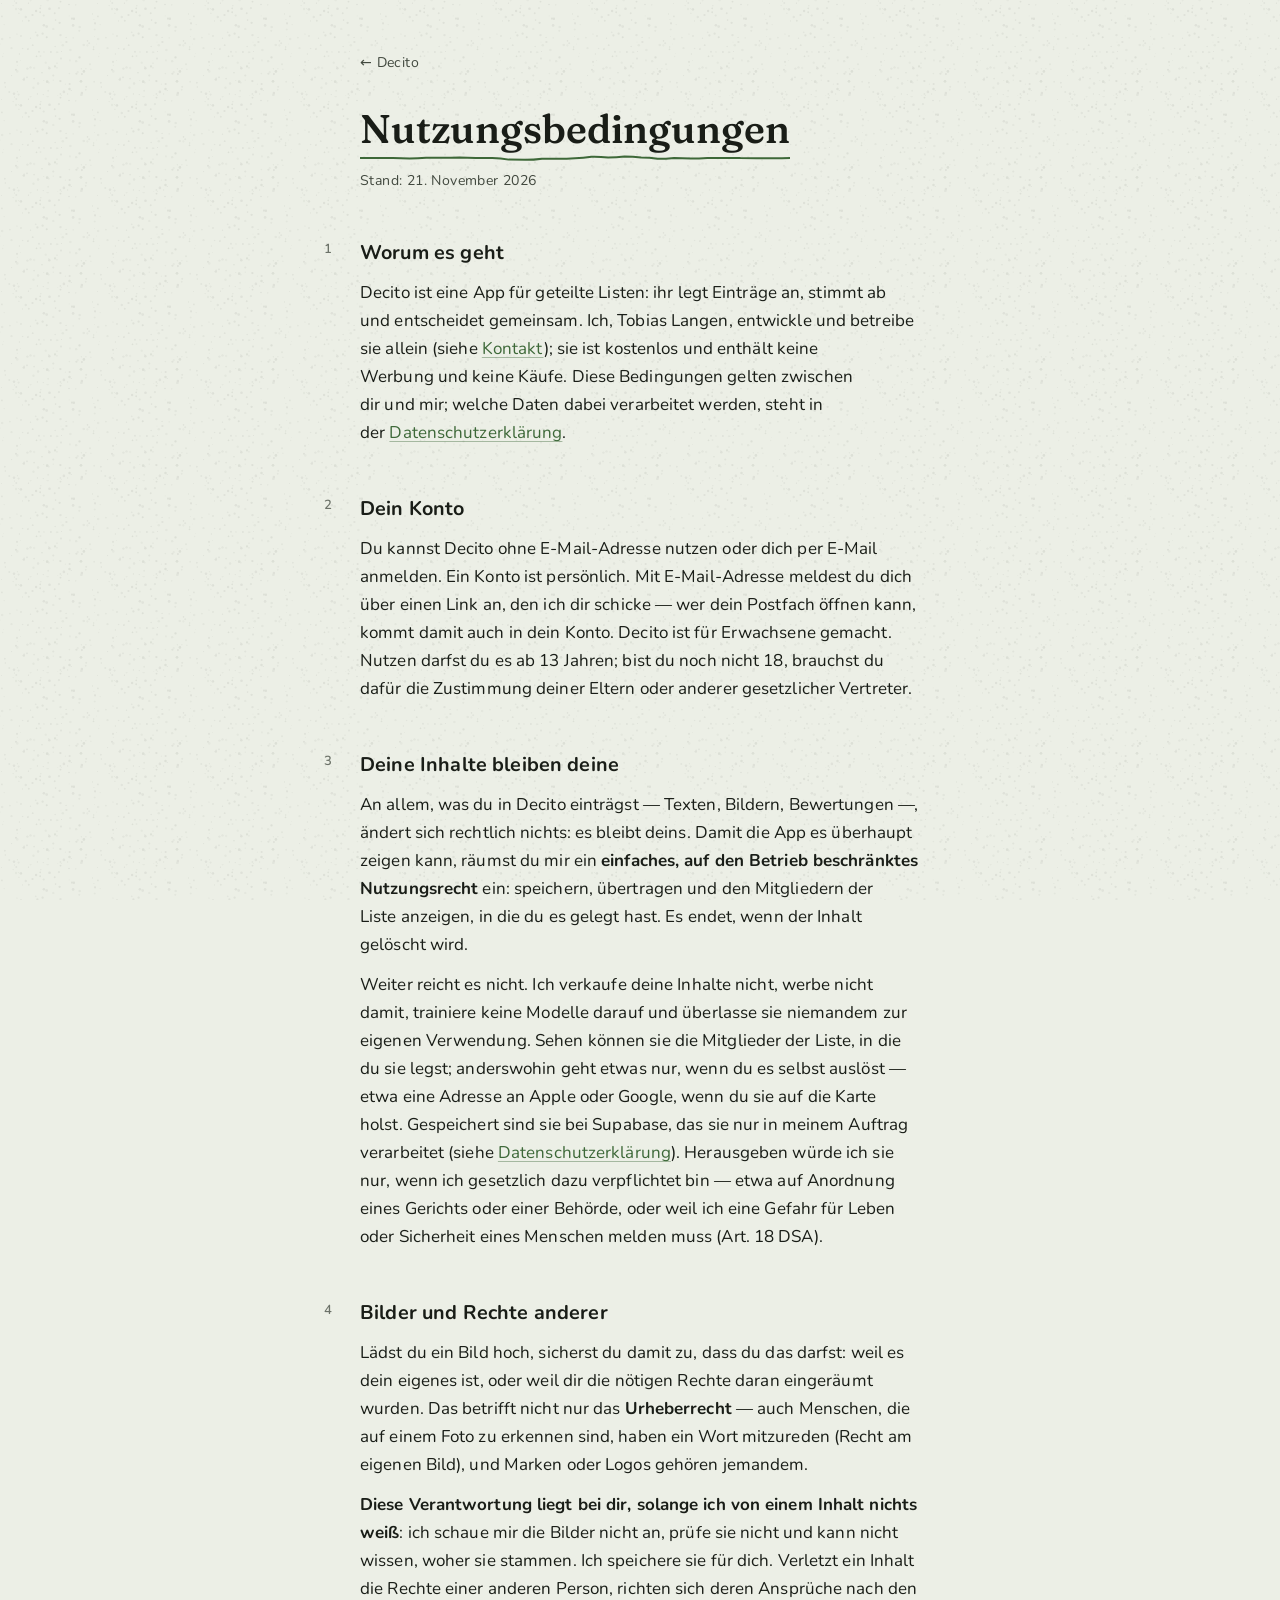
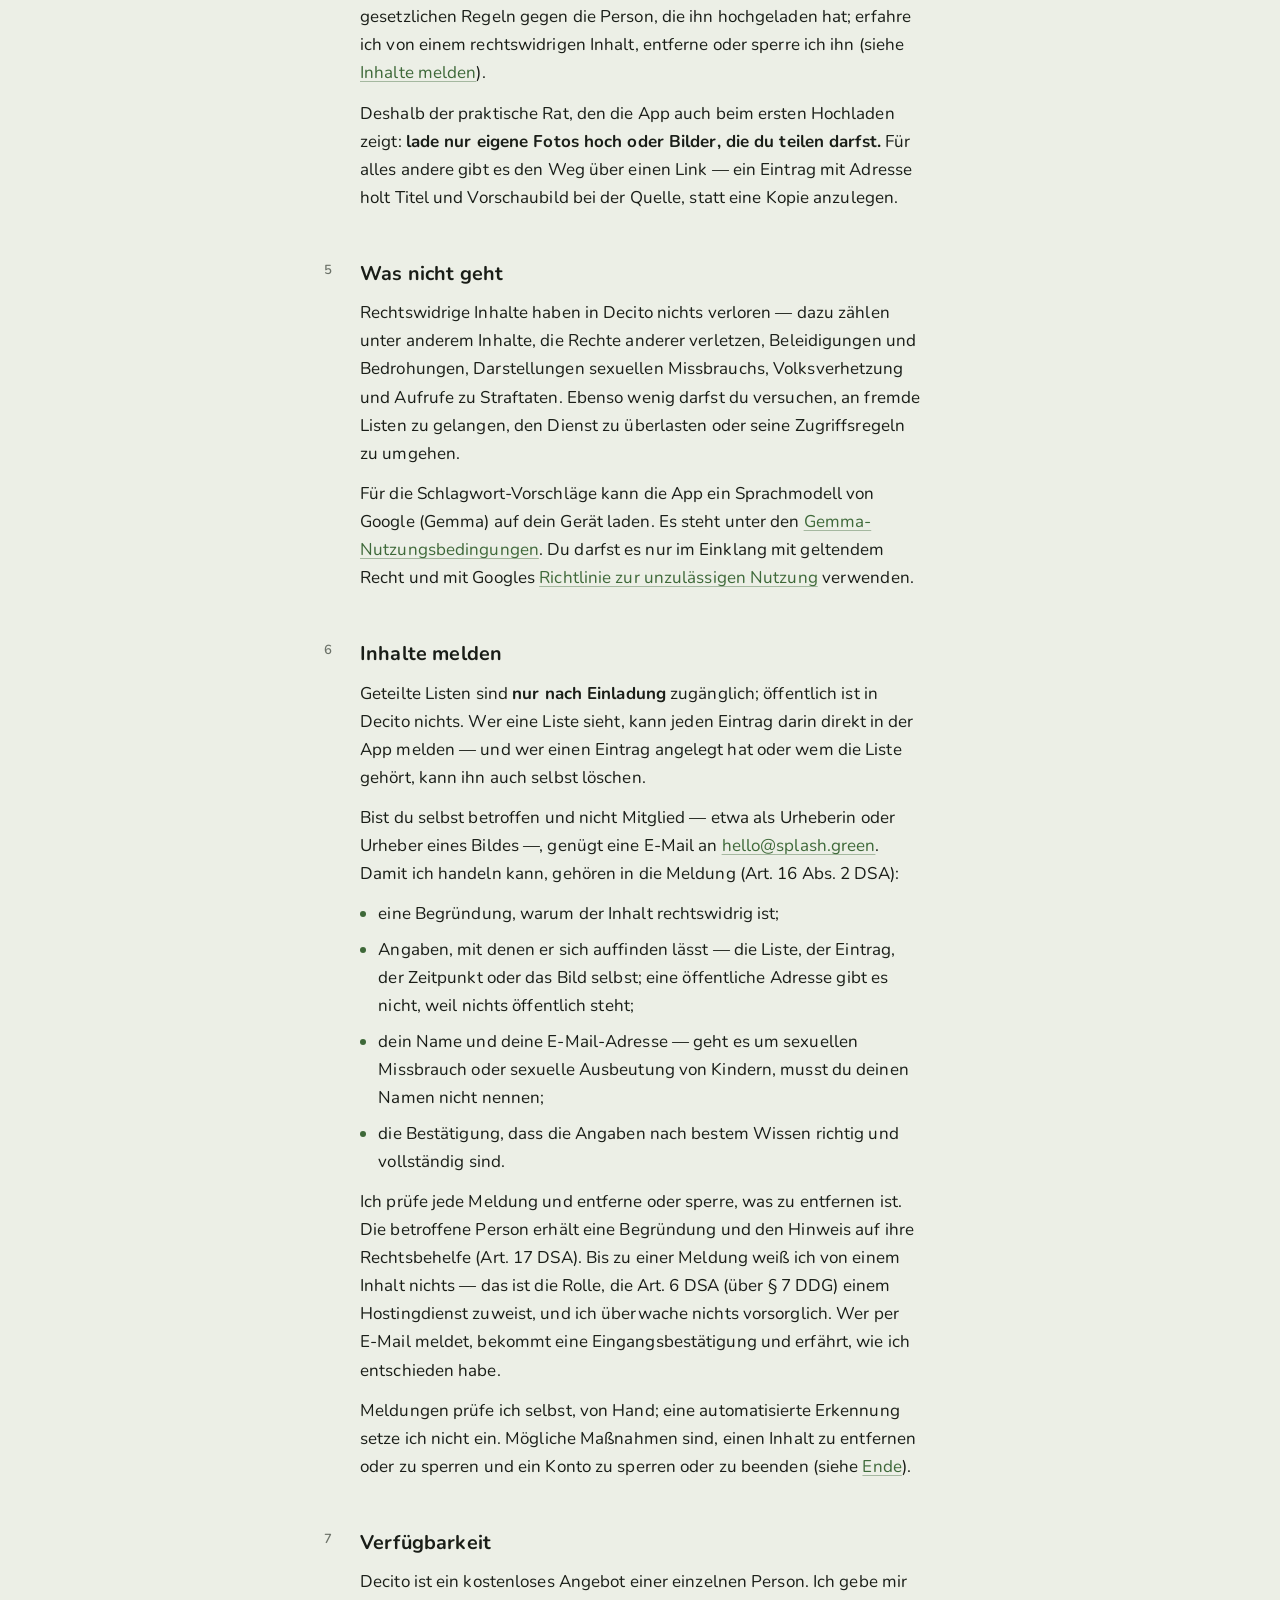
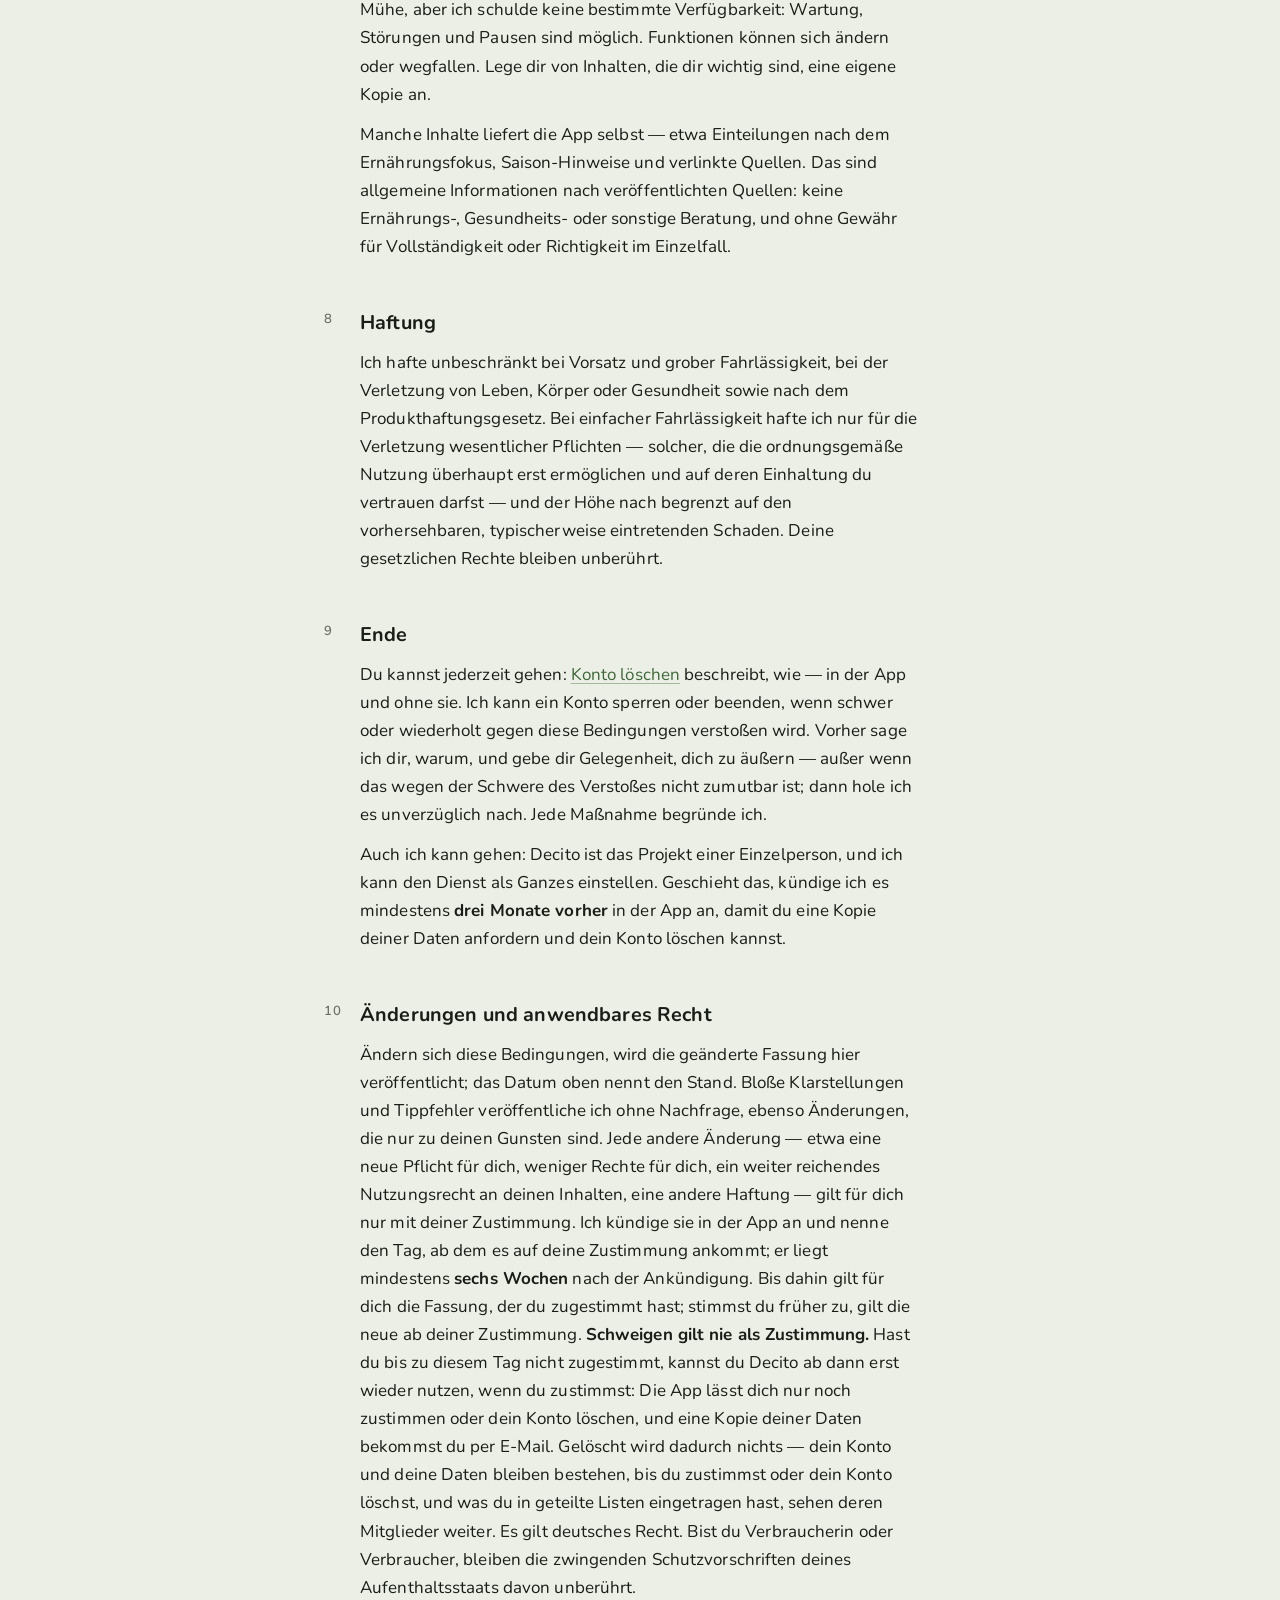
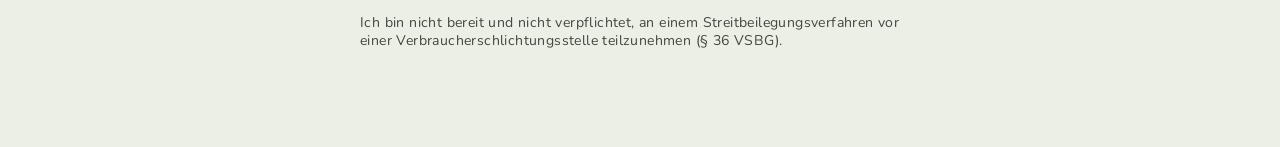
<file: de/terms/index.html>
<!doctype html>
<!-- adr-0304 -->
<html lang="de">
  <head>
    <meta charset="utf-8" />
    <meta name="viewport" content="width=device-width, initial-scale=1" />
    <meta name="robots" content="noindex, nofollow" />
    <meta
      name="description"
      content="Die Regeln für die Nutzung von Decito — und wer für hochgeladene Inhalte einsteht."
    />
    <title>Nutzungsbedingungen – Decito</title>
    <link rel="stylesheet" href="../../style.css" />
  </head>
  <body>
    <main>
      <a class="back" href="../../">← Decito</a>
      <h1>Nutzungsbedingungen</h1>
      <p class="meta">Stand: 21. November 2026</p>

      <div class="doc">
        <h2 id="worum">Worum es geht</h2>
        <p>
          Decito ist eine App für geteilte Listen: ihr legt Einträge an, stimmt
          ab und entscheidet gemeinsam. Ich, Tobias Langen, entwickle und
          betreibe sie allein (siehe <a href="../contact/">Kontakt</a>); sie ist
          kostenlos und enthält keine Werbung und keine Käufe. Diese Bedingungen
          gelten zwischen dir und mir; welche Daten dabei verarbeitet werden,
          steht in der <a href="../privacy/">Datenschutzerklärung</a>.
        </p>

        <h2 id="konto">Dein Konto</h2>
        <p>
          Du kannst Decito ohne E-Mail-Adresse nutzen oder dich per E-Mail
          anmelden. Ein Konto ist persönlich. Mit E-Mail-Adresse meldest du dich
          über einen Link an, den ich dir schicke — wer dein Postfach öffnen
          kann, kommt damit auch in dein Konto. Decito ist für Erwachsene
          gemacht. Nutzen darfst du es ab 13 Jahren; bist du noch nicht 18,
          brauchst du dafür die Zustimmung deiner Eltern oder anderer
          gesetzlicher Vertreter.
        </p>

        <h2 id="inhalte">Deine Inhalte bleiben deine</h2>
        <p>
          An allem, was du in Decito einträgst — Texten, Bildern, Bewertungen —,
          ändert sich rechtlich nichts: es bleibt deins. Damit die App es
          überhaupt zeigen kann, räumst du mir ein
          <strong>einfaches, auf den Betrieb beschränktes Nutzungsrecht</strong>
          ein: speichern, übertragen und den Mitgliedern der Liste anzeigen, in
          die du es gelegt hast. Es endet, wenn der Inhalt gelöscht wird.
        </p>
        <p>
          Weiter reicht es nicht. Ich verkaufe deine Inhalte nicht, werbe nicht
          damit, trainiere keine Modelle darauf und überlasse sie niemandem zur
          eigenen Verwendung. Sehen können sie die Mitglieder der Liste, in die
          du sie legst; anderswohin geht etwas nur, wenn du es selbst auslöst —
          etwa eine Adresse an Apple oder Google, wenn du sie auf die Karte
          holst. Gespeichert sind sie bei Supabase, das sie nur in meinem
          Auftrag verarbeitet (siehe
          <a href="../privacy/#empfaenger">Datenschutzerklärung</a>).
          Herausgeben würde ich sie nur, wenn ich gesetzlich dazu verpflichtet
          bin — etwa auf Anordnung eines Gerichts oder einer Behörde, oder weil
          ich eine Gefahr für Leben oder Sicherheit eines Menschen melden muss
          (Art. 18 DSA).
        </p>

        <h2 id="rechte-dritter">Bilder und Rechte anderer</h2>
        <p>
          Lädst du ein Bild hoch, sicherst du damit zu, dass du das darfst: weil
          es dein eigenes ist, oder weil dir die nötigen Rechte daran eingeräumt
          wurden. Das betrifft nicht nur das <strong>Urheberrecht</strong> —
          auch Menschen, die auf einem Foto zu erkennen sind, haben ein Wort
          mitzureden (Recht am eigenen Bild), und Marken oder Logos gehören
          jemandem.
        </p>
        <p>
          <strong
            >Diese Verantwortung liegt bei dir, solange ich von einem Inhalt
            nichts weiß</strong
          >: ich schaue mir die Bilder nicht an, prüfe sie nicht und kann nicht
          wissen, woher sie stammen. Ich speichere sie für dich. Verletzt ein
          Inhalt die Rechte einer anderen Person, richten sich deren Ansprüche
          nach den gesetzlichen Regeln gegen die Person, die ihn hochgeladen
          hat; erfahre ich von einem rechtswidrigen Inhalt, entferne oder sperre
          ich ihn (siehe <a href="#melden">Inhalte melden</a>).
        </p>
        <p>
          Deshalb der praktische Rat, den die App auch beim ersten Hochladen
          zeigt:
          <strong
            >lade nur eigene Fotos hoch oder Bilder, die du teilen
            darfst.</strong
          >
          Für alles andere gibt es den Weg über einen Link — ein Eintrag mit
          Adresse holt Titel und Vorschaubild bei der Quelle, statt eine Kopie
          anzulegen.
        </p>

        <h2 id="verboten">Was nicht geht</h2>
        <p>
          Rechtswidrige Inhalte haben in Decito nichts verloren — dazu zählen
          unter anderem Inhalte, die Rechte anderer verletzen, Beleidigungen und
          Bedrohungen, Darstellungen sexuellen Missbrauchs, Volksverhetzung und
          Aufrufe zu Straftaten. Ebenso wenig darfst du versuchen, an fremde
          Listen zu gelangen, den Dienst zu überlasten oder seine Zugriffsregeln
          zu umgehen.
        </p>
        <p>
          Für die Schlagwort-Vorschläge kann die App ein Sprachmodell von Google
          (Gemma) auf dein Gerät laden. Es steht unter den
          <a href="https://ai.google.dev/gemma/terms"
            >Gemma-Nutzungsbedingungen</a
          >. Du darfst es nur im Einklang mit geltendem Recht und mit Googles
          <a href="https://ai.google.dev/gemma/prohibited_use_policy"
            >Richtlinie zur unzulässigen Nutzung</a
          >
          verwenden.
        </p>

        <h2 id="melden">Inhalte melden</h2>
        <p>
          Geteilte Listen sind <strong>nur nach Einladung</strong> zugänglich;
          öffentlich ist in Decito nichts. Wer eine Liste sieht, kann jeden
          Eintrag darin direkt in der App melden — und wer einen Eintrag
          angelegt hat oder wem die Liste gehört, kann ihn auch selbst löschen.
        </p>
        <p>
          Bist du selbst betroffen und nicht Mitglied — etwa als Urheberin oder
          Urheber eines Bildes —, genügt eine E-Mail an
          <a href="mailto:hello@splash.green?subject=Meldung%20(Decito)"
            >hello@splash.green</a
          >. Damit ich handeln kann, gehören in die Meldung (Art. 16 Abs. 2
          DSA):
        </p>
        <ul>
          <li>eine Begründung, warum der Inhalt rechtswidrig ist;</li>
          <li>
            Angaben, mit denen er sich auffinden lässt — die Liste, der Eintrag,
            der Zeitpunkt oder das Bild selbst; eine öffentliche Adresse gibt es
            nicht, weil nichts öffentlich steht;
          </li>
          <li>
            dein Name und deine E-Mail-Adresse — geht es um sexuellen Missbrauch
            oder sexuelle Ausbeutung von Kindern, musst du deinen Namen nicht
            nennen;
          </li>
          <li>
            die Bestätigung, dass die Angaben nach bestem Wissen richtig und
            vollständig sind.
          </li>
        </ul>
        <p>
          Ich prüfe jede Meldung und entferne oder sperre, was zu entfernen ist.
          Die betroffene Person erhält eine Begründung und den Hinweis auf ihre
          Rechtsbehelfe (Art. 17 DSA). Bis zu einer Meldung weiß ich von einem
          Inhalt nichts — das ist die Rolle, die Art. 6 DSA (über § 7 DDG) einem
          Hostingdienst zuweist, und ich überwache nichts vorsorglich. Wer per
          E-Mail meldet, bekommt eine Eingangsbestätigung und erfährt, wie ich
          entschieden habe.
        </p>
        <p>
          Meldungen prüfe ich selbst, von Hand; eine automatisierte Erkennung
          setze ich nicht ein. Mögliche Maßnahmen sind, einen Inhalt zu
          entfernen oder zu sperren und ein Konto zu sperren oder zu beenden
          (siehe <a href="#ende">Ende</a>).
        </p>

        <h2 id="verfuegbarkeit">Verfügbarkeit</h2>
        <p>
          Decito ist ein kostenloses Angebot einer einzelnen Person. Ich gebe
          mir Mühe, aber ich schulde keine bestimmte Verfügbarkeit: Wartung,
          Störungen und Pausen sind möglich. Funktionen können sich ändern oder
          wegfallen. Lege dir von Inhalten, die dir wichtig sind, eine eigene
          Kopie an.
        </p>
        <p>
          Manche Inhalte liefert die App selbst — etwa Einteilungen nach dem
          Ernährungsfokus, Saison-Hinweise und verlinkte Quellen. Das sind
          allgemeine Informationen nach veröffentlichten Quellen: keine
          Ernährungs-, Gesundheits- oder sonstige Beratung, und ohne Gewähr für
          Vollständigkeit oder Richtigkeit im Einzelfall.
        </p>

        <h2 id="haftung">Haftung</h2>
        <p>
          Ich hafte unbeschränkt bei Vorsatz und grober Fahrlässigkeit, bei der
          Verletzung von Leben, Körper oder Gesundheit sowie nach dem
          Produkthaftungsgesetz. Bei einfacher Fahrlässigkeit hafte ich nur für
          die Verletzung wesentlicher Pflichten — solcher, die die
          ordnungsgemäße Nutzung überhaupt erst ermöglichen und auf deren
          Einhaltung du vertrauen darfst — und der Höhe nach begrenzt auf den
          vorhersehbaren, typischerweise eintretenden Schaden. Deine
          gesetzlichen Rechte bleiben unberührt.
        </p>

        <h2 id="ende">Ende</h2>
        <p>
          Du kannst jederzeit gehen:
          <a href="../account-deletion/">Konto löschen</a> beschreibt, wie — in
          der App und ohne sie. Ich kann ein Konto sperren oder beenden, wenn
          schwer oder wiederholt gegen diese Bedingungen verstoßen wird. Vorher
          sage ich dir, warum, und gebe dir Gelegenheit, dich zu äußern — außer
          wenn das wegen der Schwere des Verstoßes nicht zumutbar ist; dann hole
          ich es unverzüglich nach. Jede Maßnahme begründe ich.
        </p>
        <p>
          Auch ich kann gehen: Decito ist das Projekt einer Einzelperson, und
          ich kann den Dienst als Ganzes einstellen. Geschieht das, kündige ich
          es mindestens <strong>drei Monate vorher</strong> in der App an, damit
          du eine Kopie deiner Daten anfordern und dein Konto löschen kannst.
        </p>

        <h2 id="aenderungen">Änderungen und anwendbares Recht</h2>
        <p>
          Ändern sich diese Bedingungen, wird die geänderte Fassung hier
          veröffentlicht; das Datum oben nennt den Stand. Bloße Klarstellungen
          und Tippfehler veröffentliche ich ohne Nachfrage, ebenso Änderungen,
          die nur zu deinen Gunsten sind. Jede andere Änderung — etwa eine neue
          Pflicht für dich, weniger Rechte für dich, ein weiter reichendes
          Nutzungsrecht an deinen Inhalten, eine andere Haftung — gilt für dich
          nur mit deiner Zustimmung. Ich kündige sie in der App an und nenne den
          Tag, ab dem es auf deine Zustimmung ankommt; er liegt mindestens
          <strong>sechs Wochen</strong> nach der Ankündigung. Bis dahin gilt für
          dich die Fassung, der du zugestimmt hast; stimmst du früher zu, gilt
          die neue ab deiner Zustimmung.
          <strong>Schweigen gilt nie als Zustimmung.</strong> Hast du bis zu
          diesem Tag nicht zugestimmt, kannst du Decito ab dann erst wieder
          nutzen, wenn du zustimmst: Die App lässt dich nur noch zustimmen oder
          dein Konto löschen, und eine Kopie deiner Daten bekommst du per
          E-Mail. Gelöscht wird dadurch nichts — dein Konto und deine Daten
          bleiben bestehen, bis du zustimmst oder dein Konto löschst, und was du
          in geteilte Listen eingetragen hast, sehen deren Mitglieder weiter. Es
          gilt deutsches Recht. Bist du Verbraucherin oder Verbraucher, bleiben
          die zwingenden Schutzvorschriften deines Aufenthaltsstaats davon
          unberührt.
        </p>
        <p class="meta">
          Ich bin nicht bereit und nicht verpflichtet, an einem
          Streitbeilegungsverfahren vor einer Verbraucherschlichtungsstelle
          teilzunehmen (§ 36 VSBG).
        </p>
      </div>
    </main>
  </body>
</html>
</file>
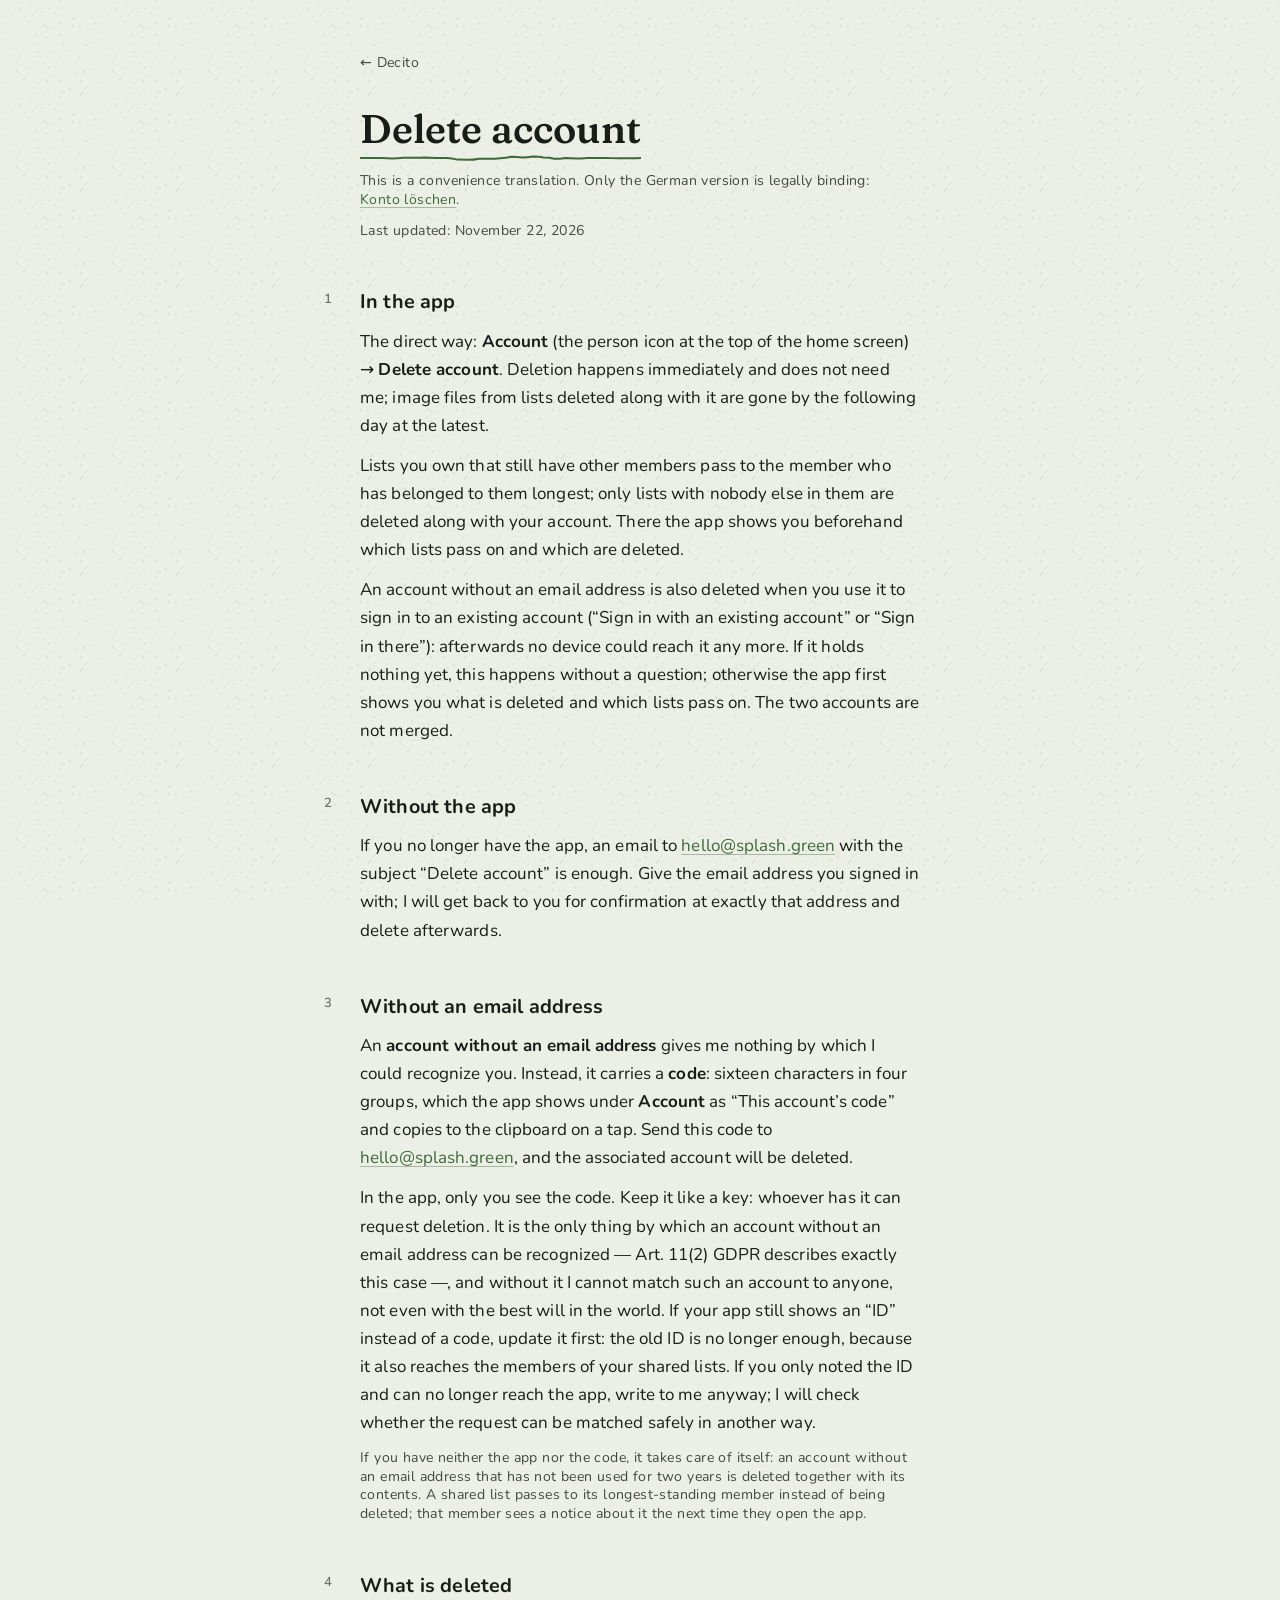
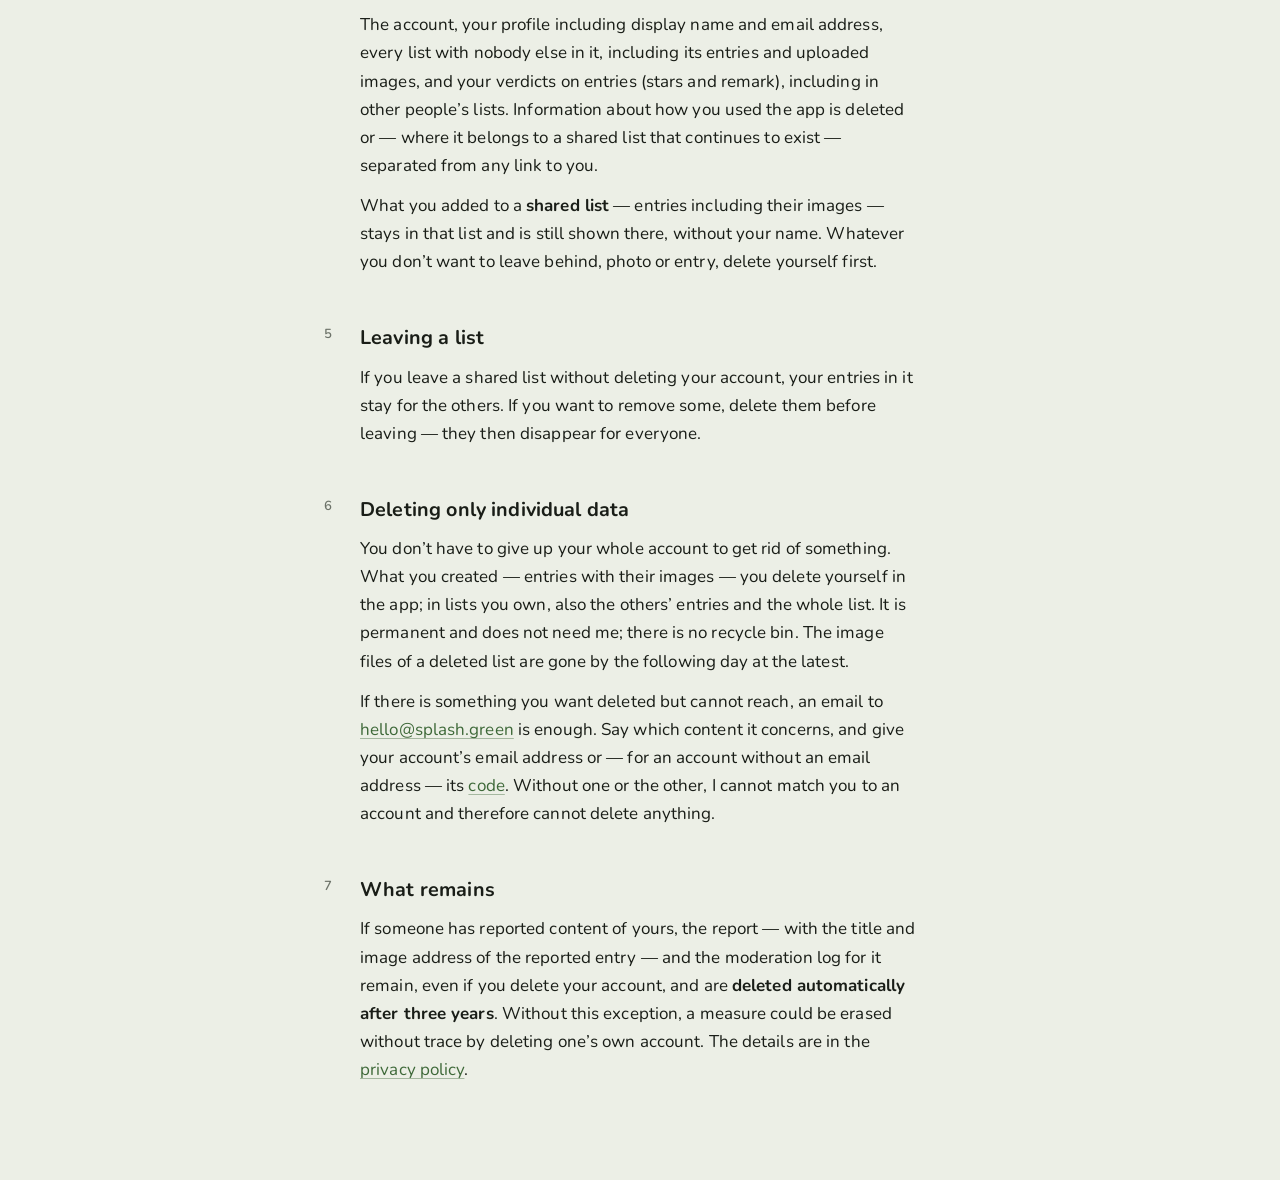
<file: en/account-deletion/index.html>
<!doctype html>
<!-- adr-0304 -->
<html lang="en">
  <head>
    <meta charset="utf-8" />
    <meta name="viewport" content="width=device-width, initial-scale=1" />
    <meta name="robots" content="noindex, nofollow" />
    <meta
      name="description"
      content="How to delete your Decito account — in the app or by email."
    />
    <title>Delete Account – Decito</title>
    <link rel="stylesheet" href="../../style.css" />
  </head>
  <body>
    <main>
      <a class="back" href="../../">← Decito</a>
      <h1>Delete account</h1>
      <p class="meta">
        This is a convenience translation. Only the German version is legally
        binding:
        <a href="../../de/account-deletion/" hreflang="de" lang="de"
          >Konto löschen</a
        >.
      </p>
      <p class="meta">Last updated: November 22, 2026</p>

      <div class="doc">
        <h2>In the app</h2>
        <p>
          The direct way: <strong>Account</strong> (the person icon at the top
          of the home screen) → <strong>Delete account</strong>. Deletion
          happens immediately and does not need me; image files from lists
          deleted along with it are gone by the following day at the latest.
        </p>
        <p>
          Lists you own that still have other members pass to the member who has
          belonged to them longest; only lists with nobody else in them are
          deleted along with your account. There the app shows you beforehand
          which lists pass on and which are deleted.
        </p>
        <p>
          An account without an email address is also deleted when you use it to
          sign in to an existing account (“Sign in with an existing account” or
          “Sign in there”): afterwards no device could reach it any more. If it
          holds nothing yet, this happens without a question; otherwise the app
          first shows you what is deleted and which lists pass on. The two
          accounts are not merged.
        </p>

        <h2>Without the app</h2>
        <p>
          If you no longer have the app, an email to
          <a
            href="mailto:hello@splash.green?subject=Delete%20account%20(Decito)"
            >hello@splash.green</a
          >
          with the subject “Delete account” is enough. Give the email address
          you signed in with; I will get back to you for confirmation at exactly
          that address and delete afterwards.
        </p>

        <h2 id="ohne-e-mail-adresse">Without an email address</h2>
        <p>
          An <strong>account without an email address</strong> gives me nothing
          by which I could recognize you. Instead, it carries a
          <strong>code</strong>: sixteen characters in four groups, which the
          app shows under <strong>Account</strong> as “This account’s code” and
          copies to the clipboard on a tap. Send this code to
          <a
            href="mailto:hello@splash.green?subject=Delete%20account%20(Decito)"
            >hello@splash.green</a
          >, and the associated account will be deleted.
        </p>
        <p>
          In the app, only you see the code. Keep it like a key: whoever has it
          can request deletion. It is the only thing by which an account without
          an email address can be recognized — Art. 11(2) GDPR describes exactly
          this case —, and without it I cannot match such an account to anyone,
          not even with the best will in the world. If your app still shows an
          “ID” instead of a code, update it first: the old ID is no longer
          enough, because it also reaches the members of your shared lists. If
          you only noted the ID and can no longer reach the app, write to me
          anyway; I will check whether the request can be matched safely in
          another way.
        </p>
        <p class="meta">
          If you have neither the app nor the code, it takes care of itself: an
          account without an email address that has not been used for two years
          is deleted together with its contents. A shared list passes to its
          longest-standing member instead of being deleted; that member sees a
          notice about it the next time they open the app.
        </p>

        <h2>What is deleted</h2>
        <p>
          The account, your profile including display name and email address,
          every list with nobody else in it, including its entries and uploaded
          images, and your verdicts on entries (stars and remark), including in
          other people’s lists. Information about how you used the app is
          deleted or — where it belongs to a shared list that continues to exist
          — separated from any link to you.
        </p>
        <p>
          What you added to a <strong>shared list</strong> — entries including
          their images — stays in that list and is still shown there, without
          your name. Whatever you don’t want to leave behind, photo or entry,
          delete yourself first.
        </p>

        <h2 id="liste-verlassen">Leaving a list</h2>
        <p>
          If you leave a shared list without deleting your account, your entries
          in it stay for the others. If you want to remove some, delete them
          before leaving — they then disappear for everyone.
        </p>

        <h2 id="einzelne-daten">Deleting only individual data</h2>
        <p>
          You don’t have to give up your whole account to get rid of something.
          What you created — entries with their images — you delete yourself in
          the app; in lists you own, also the others’ entries and the whole
          list. It is permanent and does not need me; there is no recycle bin.
          The image files of a deleted list are gone by the following day at the
          latest.
        </p>
        <p>
          If there is something you want deleted but cannot reach, an email to
          <a href="mailto:hello@splash.green">hello@splash.green</a> is enough.
          Say which content it concerns, and give your account’s email address
          or — for an account without an email address — its
          <a href="#ohne-e-mail-adresse">code</a>. Without one or the other, I
          cannot match you to an account and therefore cannot delete anything.
        </p>

        <h2>What remains</h2>
        <p>
          If someone has reported content of yours, the report — with the title
          and image address of the reported entry — and the moderation log for
          it remain, even if you delete your account, and are
          <strong>deleted automatically after three years</strong>. Without this
          exception, a measure could be erased without trace by deleting one’s
          own account. The details are in the
          <a href="../privacy/#moderation">privacy policy</a>.
        </p>
      </div>
    </main>
  </body>
</html>
</file>
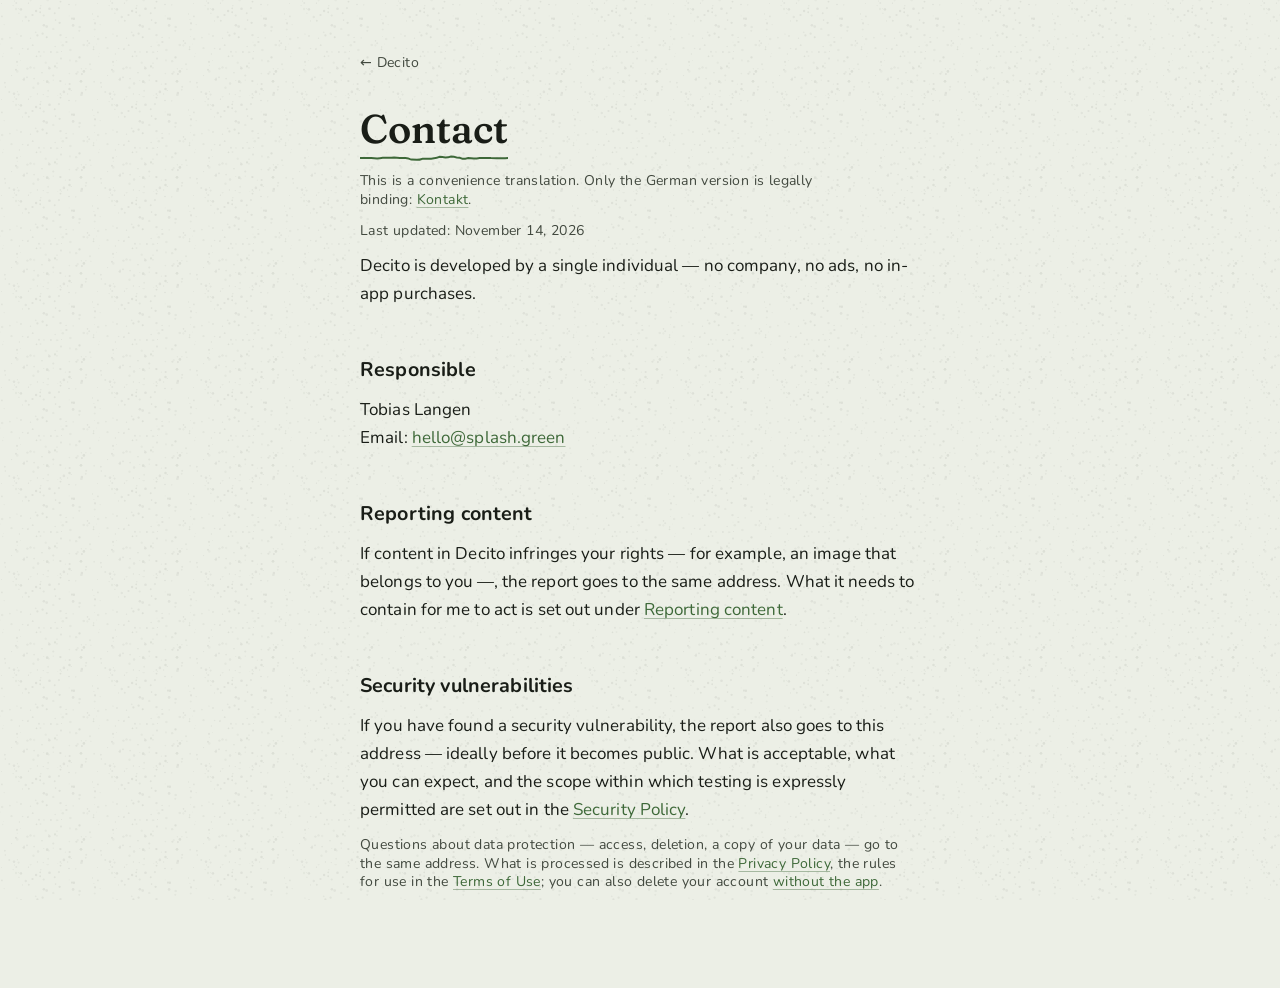
<file: en/contact/index.html>
<!doctype html>
<!-- adr-0304 -->
<html lang="en">
  <head>
    <meta charset="utf-8" />
    <meta name="viewport" content="width=device-width, initial-scale=1" />
    <meta name="robots" content="noindex, nofollow" />
    <meta
      name="description"
      content="Who is behind Decito, and how to reach me."
    />
    <title>Contact – Decito</title>
    <link rel="stylesheet" href="../../style.css" />
  </head>
  <body>
    <main>
      <a class="back" href="../../">← Decito</a>
      <h1>Contact</h1>
      <p class="meta">
        This is a convenience translation. Only the German version is legally
        binding:
        <a href="../../de/contact/" hreflang="de" lang="de">Kontakt</a>.
      </p>
      <p class="meta">Last updated: November 14, 2026</p>

      <p>
        Decito is developed by a single individual — no company, no ads, no
        in-app purchases.
      </p>

      <h2>Responsible</h2>
      <p>
        Tobias Langen<br />
        Email: <a href="mailto:hello@splash.green">hello@splash.green</a>
      </p>

      <h2>Reporting content</h2>
      <p>
        If content in Decito infringes your rights — for example, an image that
        belongs to you —, the report goes to the same address. What it needs to
        contain for me to act is set out under
        <a href="../terms/#melden">Reporting content</a>.
      </p>

      <h2>Security vulnerabilities</h2>
      <p>
        If you have found a security vulnerability, the report also goes to this
        address — ideally before it becomes public. What is acceptable, what you
        can expect, and the scope within which testing is expressly permitted
        are set out in the <a href="../../security/">Security Policy</a>.
      </p>

      <p class="meta">
        Questions about data protection — access, deletion, a copy of your data
        — go to the same address. What is processed is described in the
        <a href="../privacy/">Privacy Policy</a>, the rules for use in the
        <a href="../terms/">Terms of Use</a>; you can also delete your account
        <a href="../account-deletion/">without the app</a>.
      </p>
    </main>
  </body>
</html>
</file>
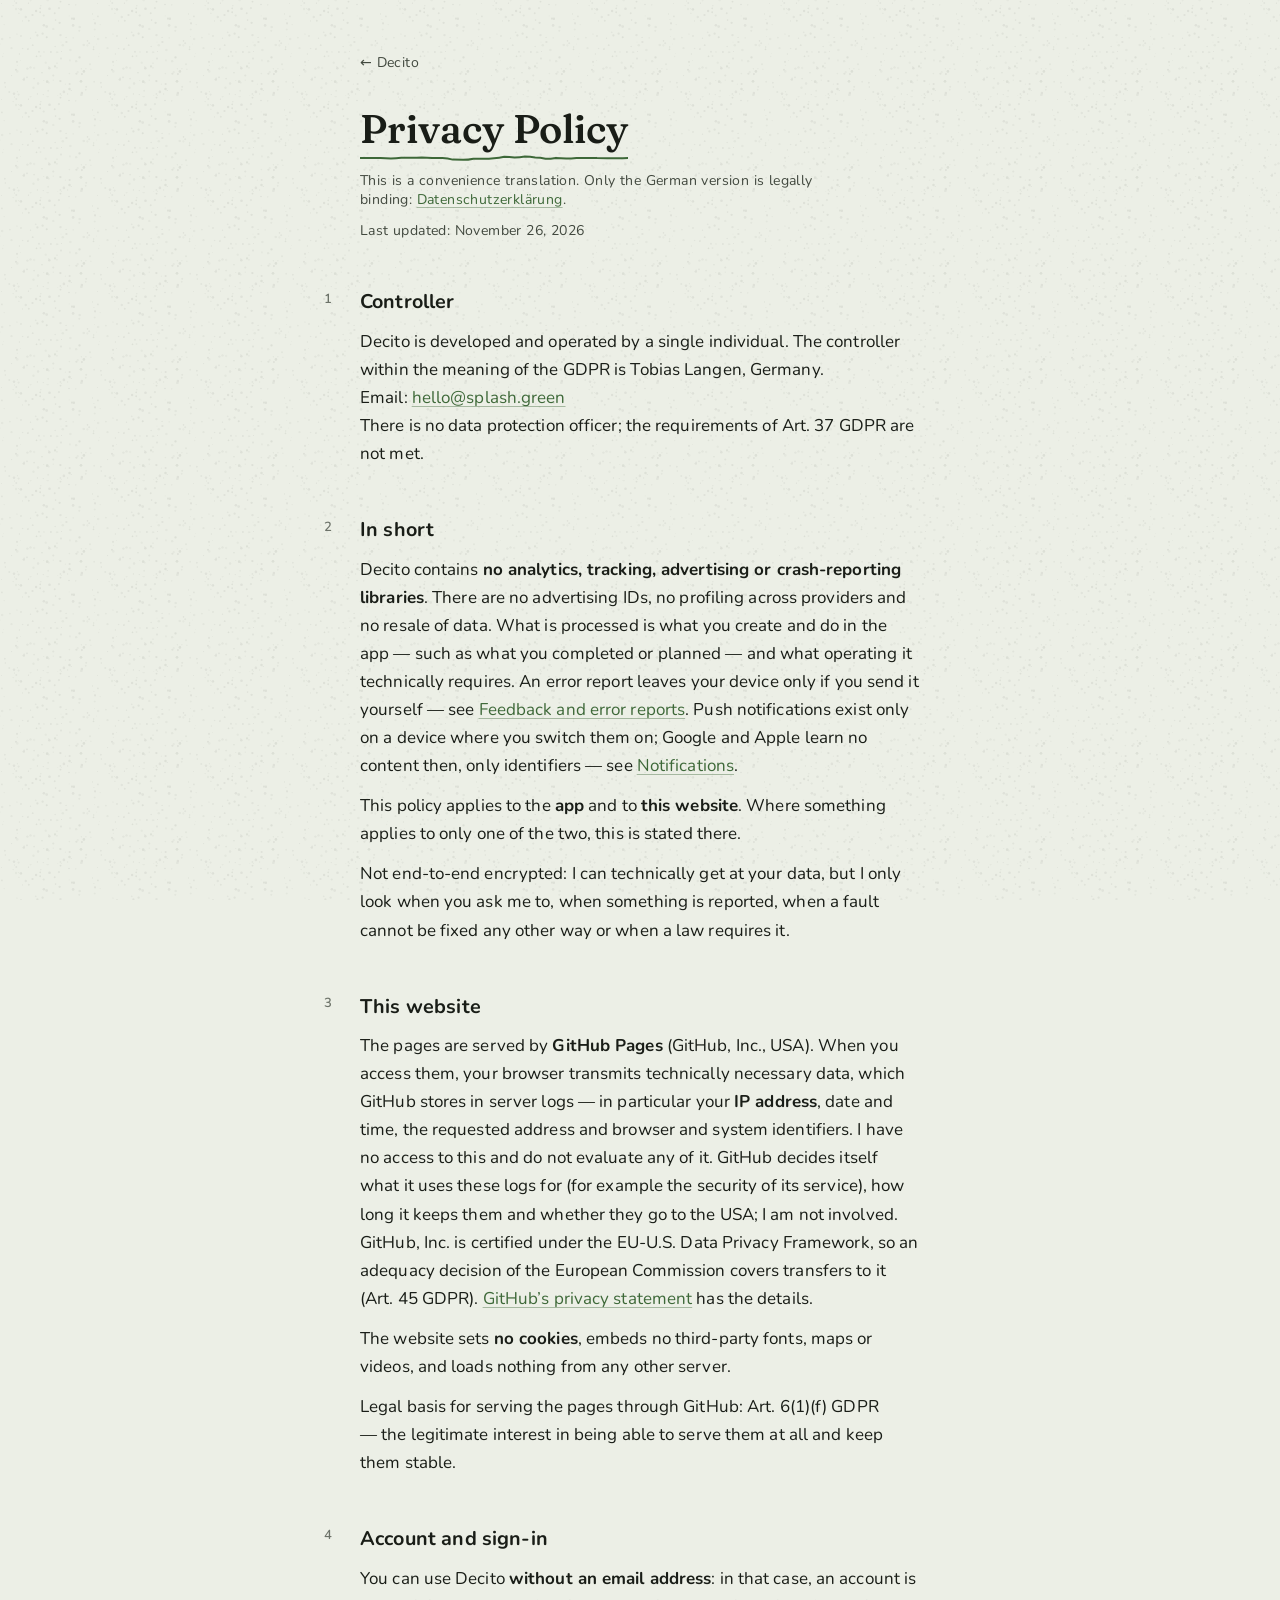
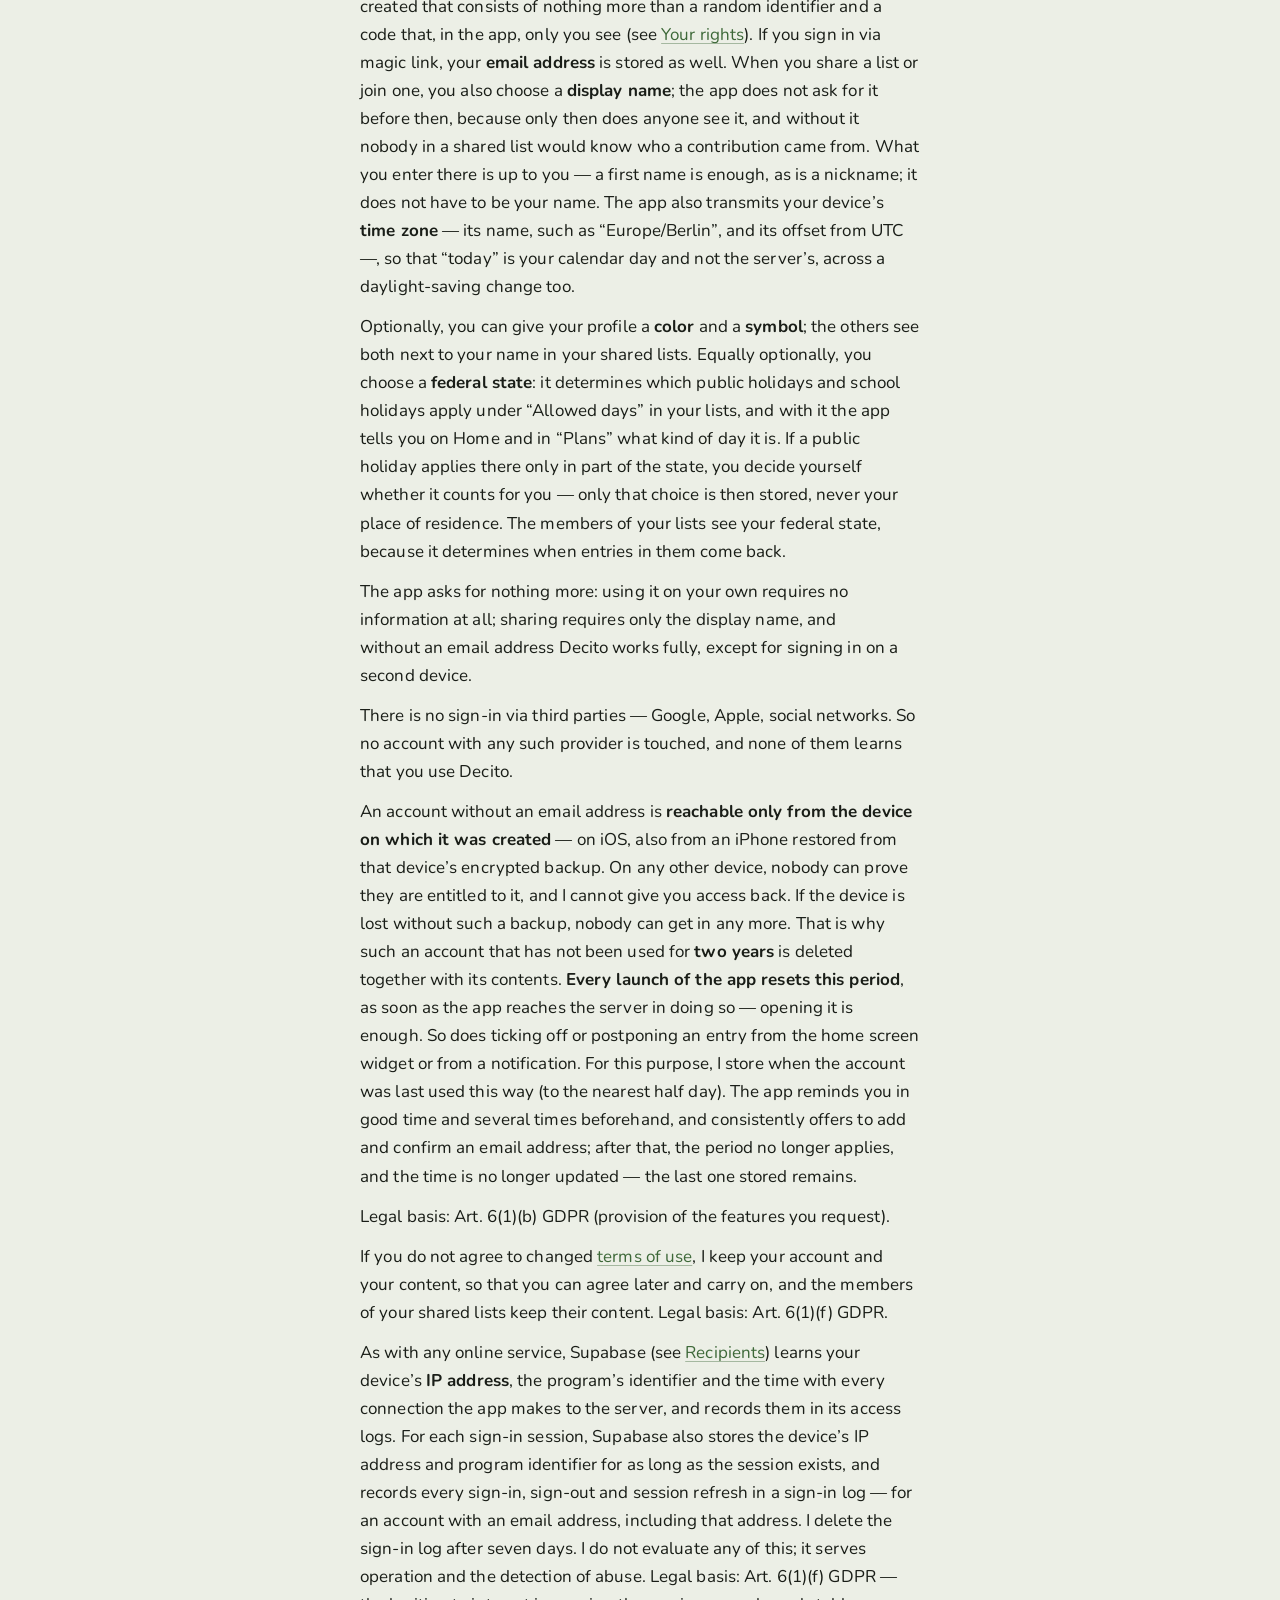
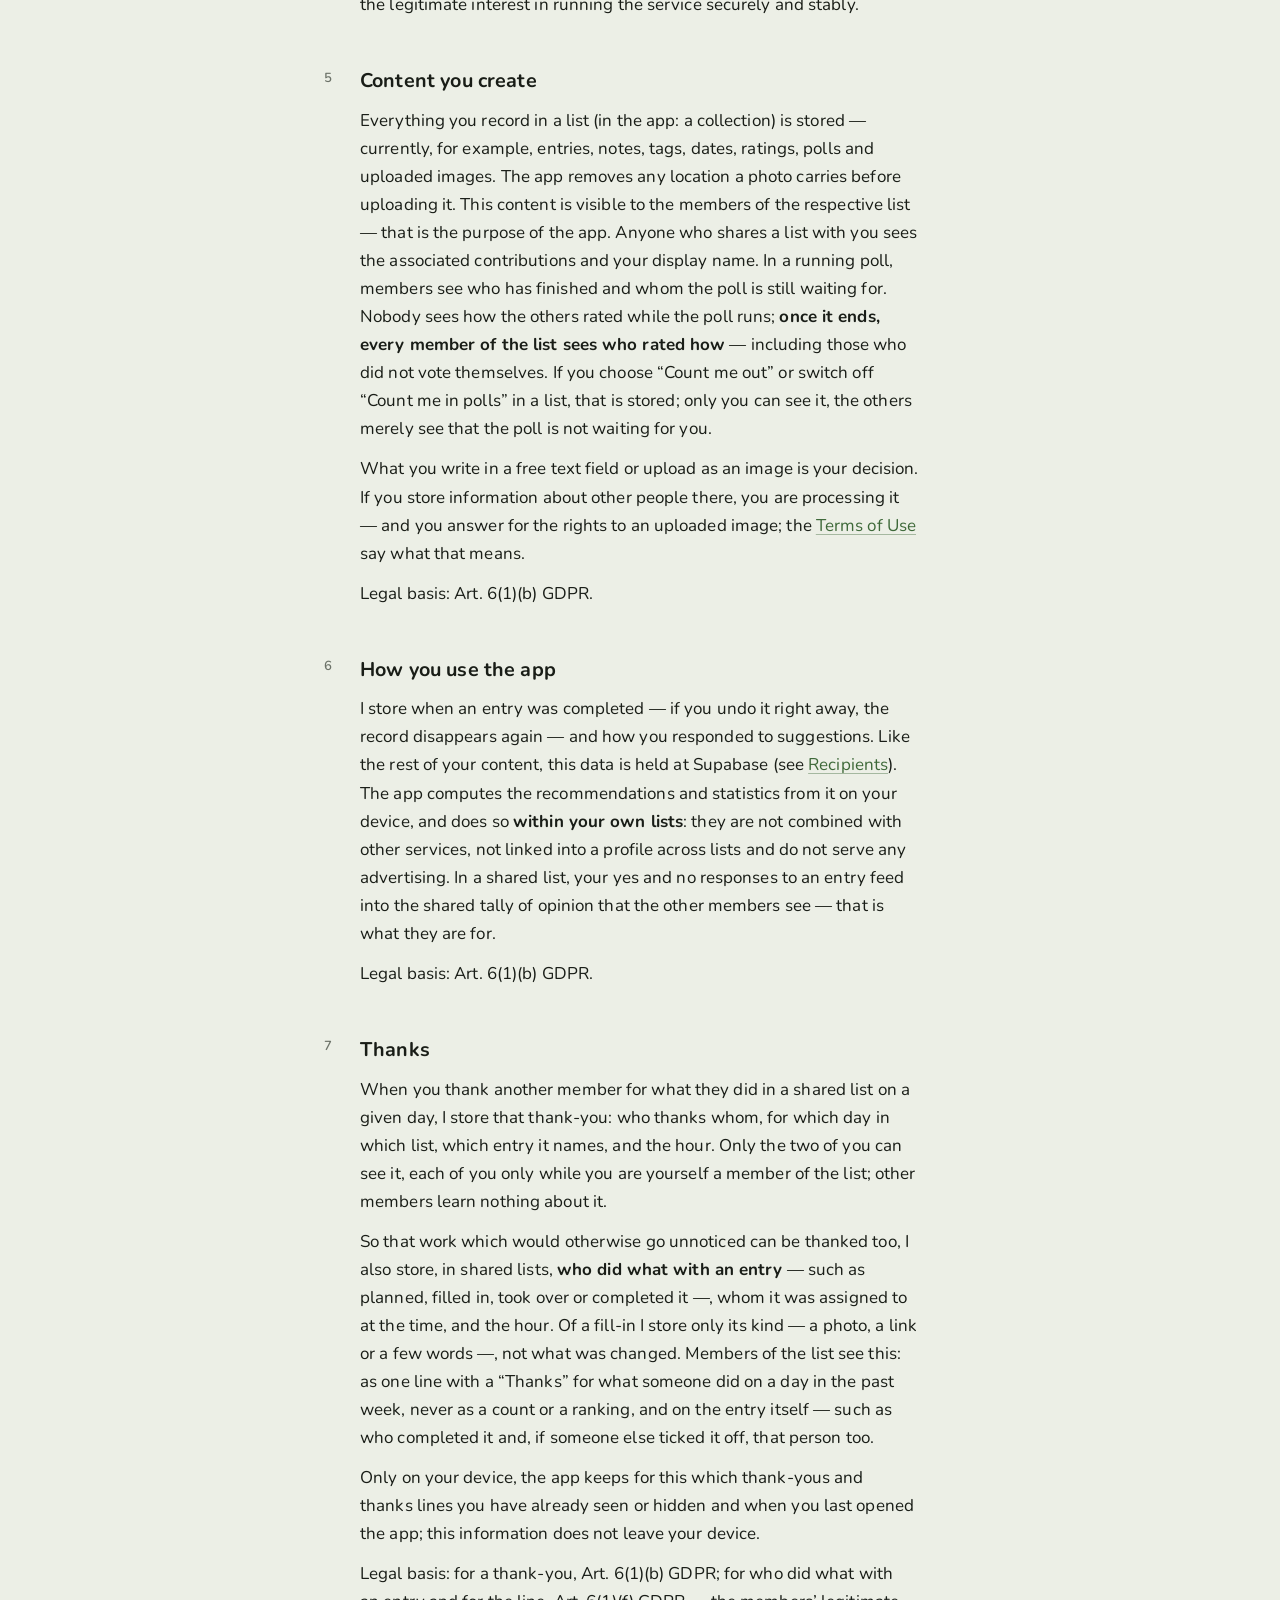
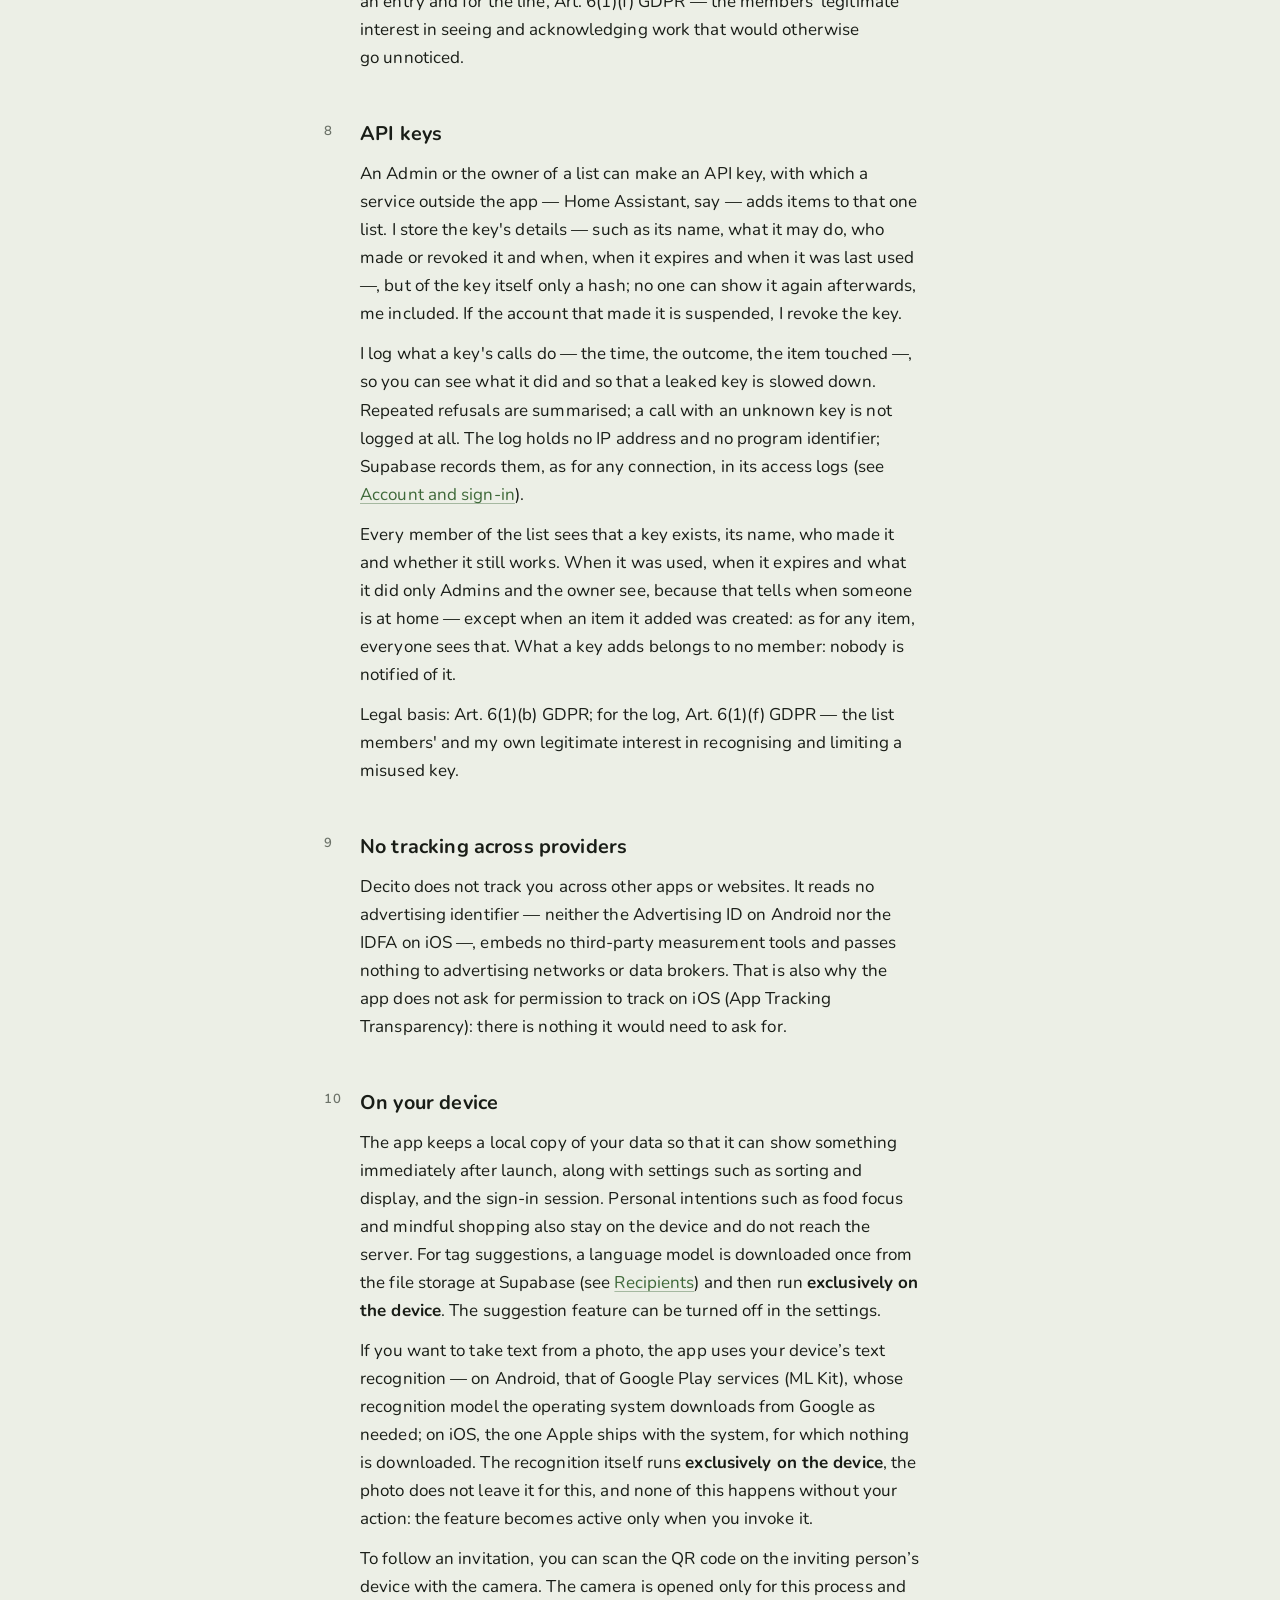
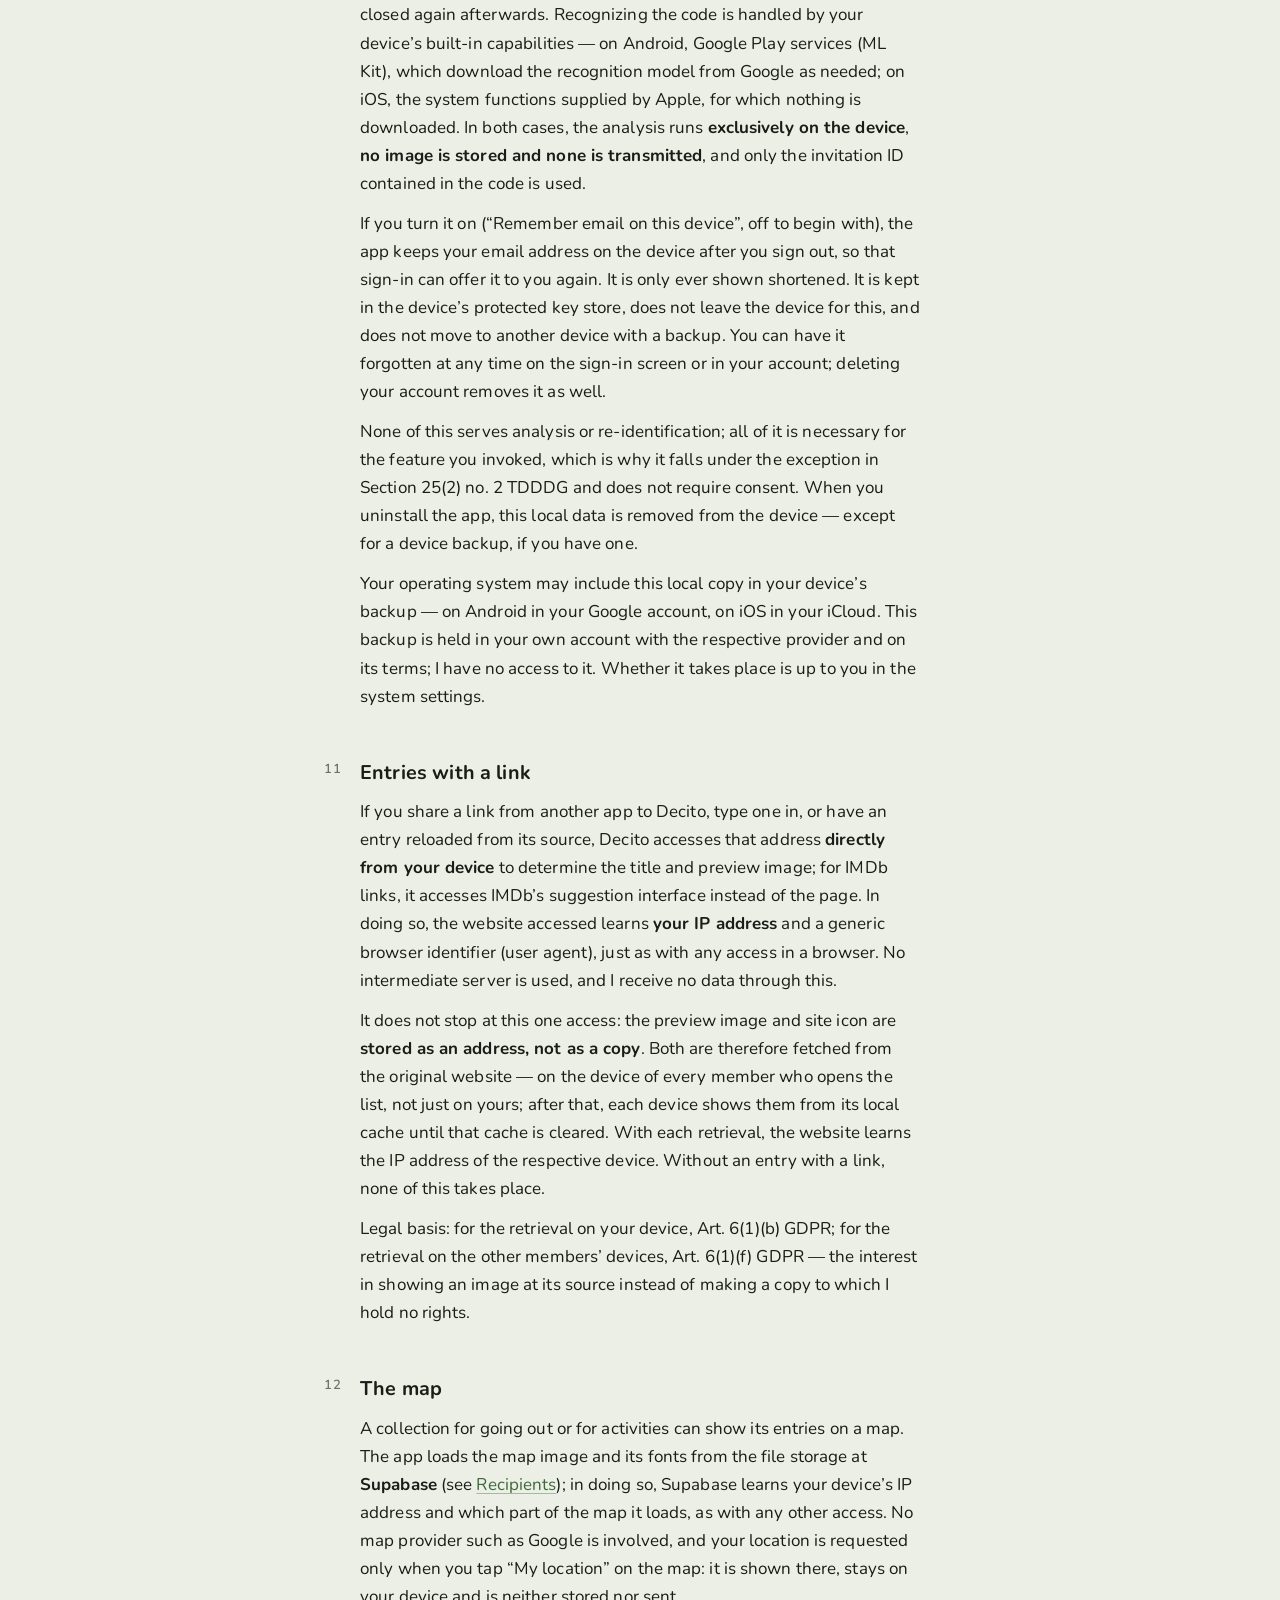
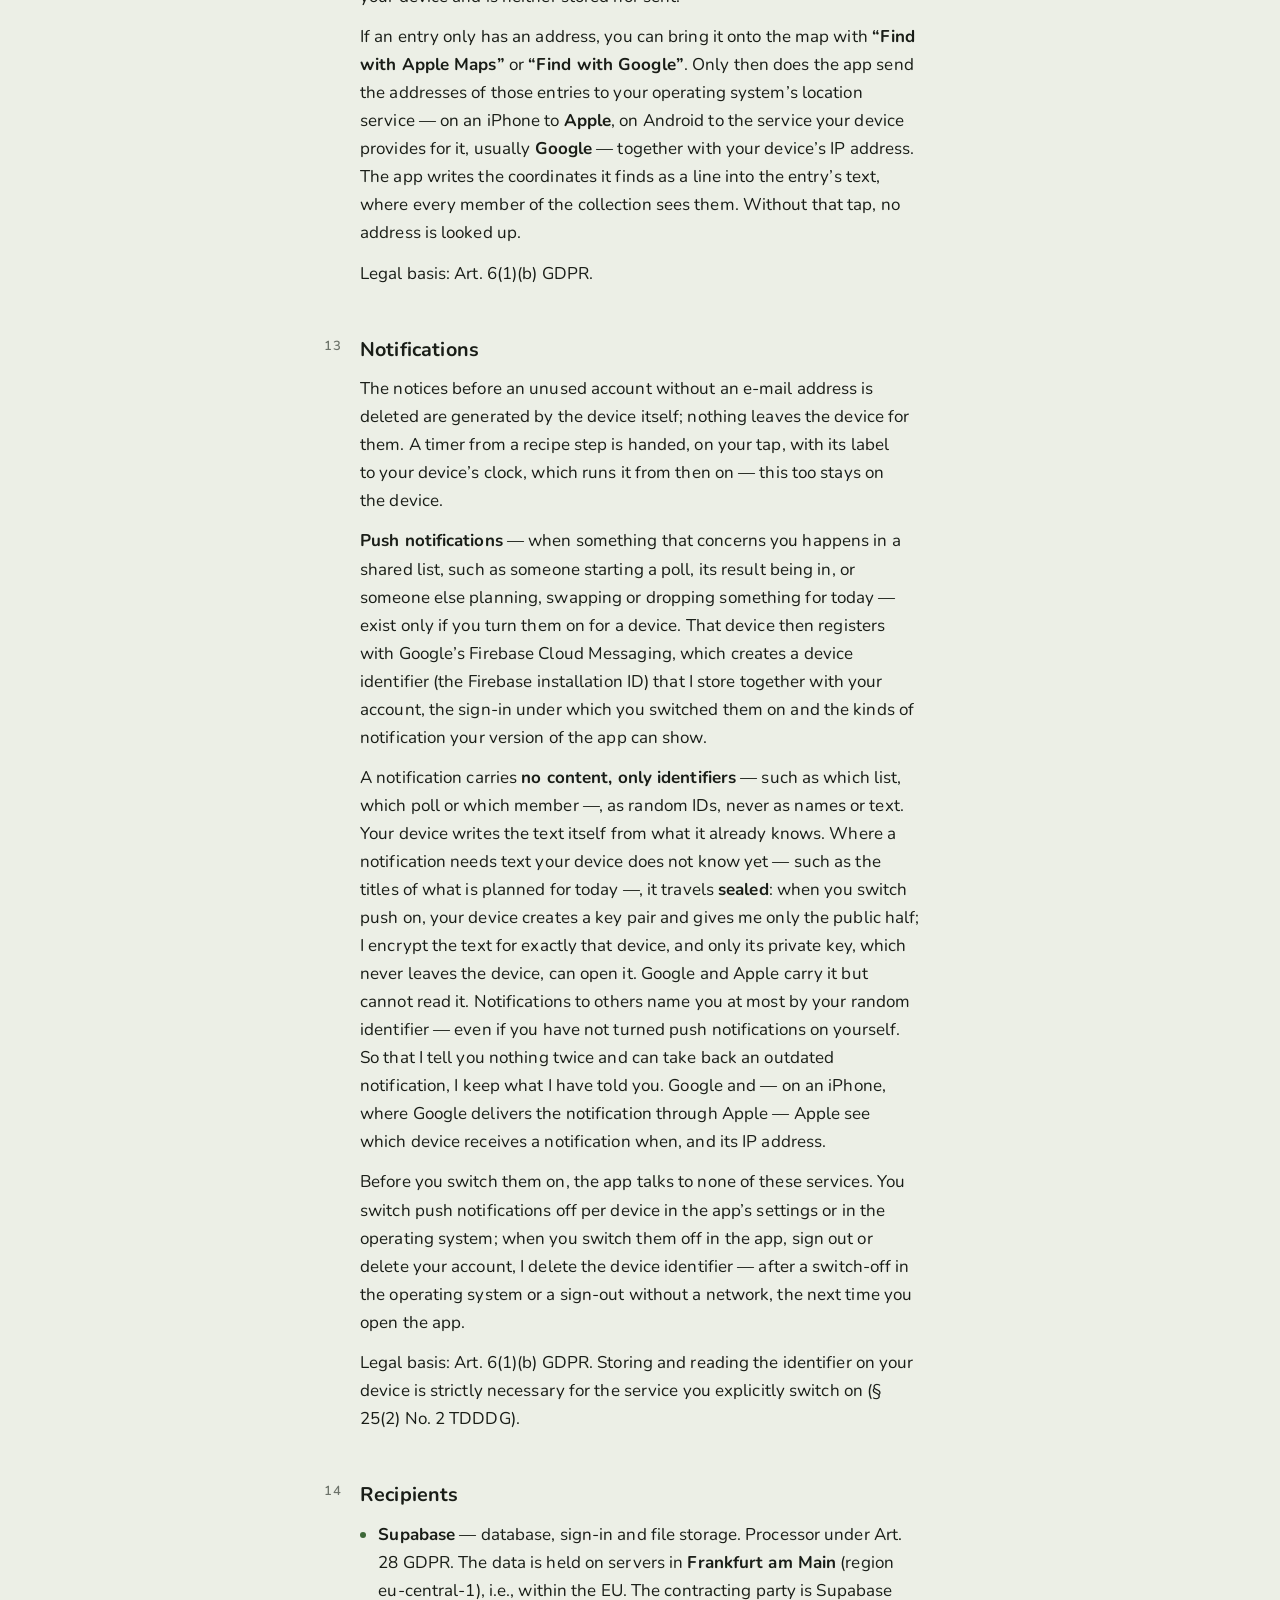
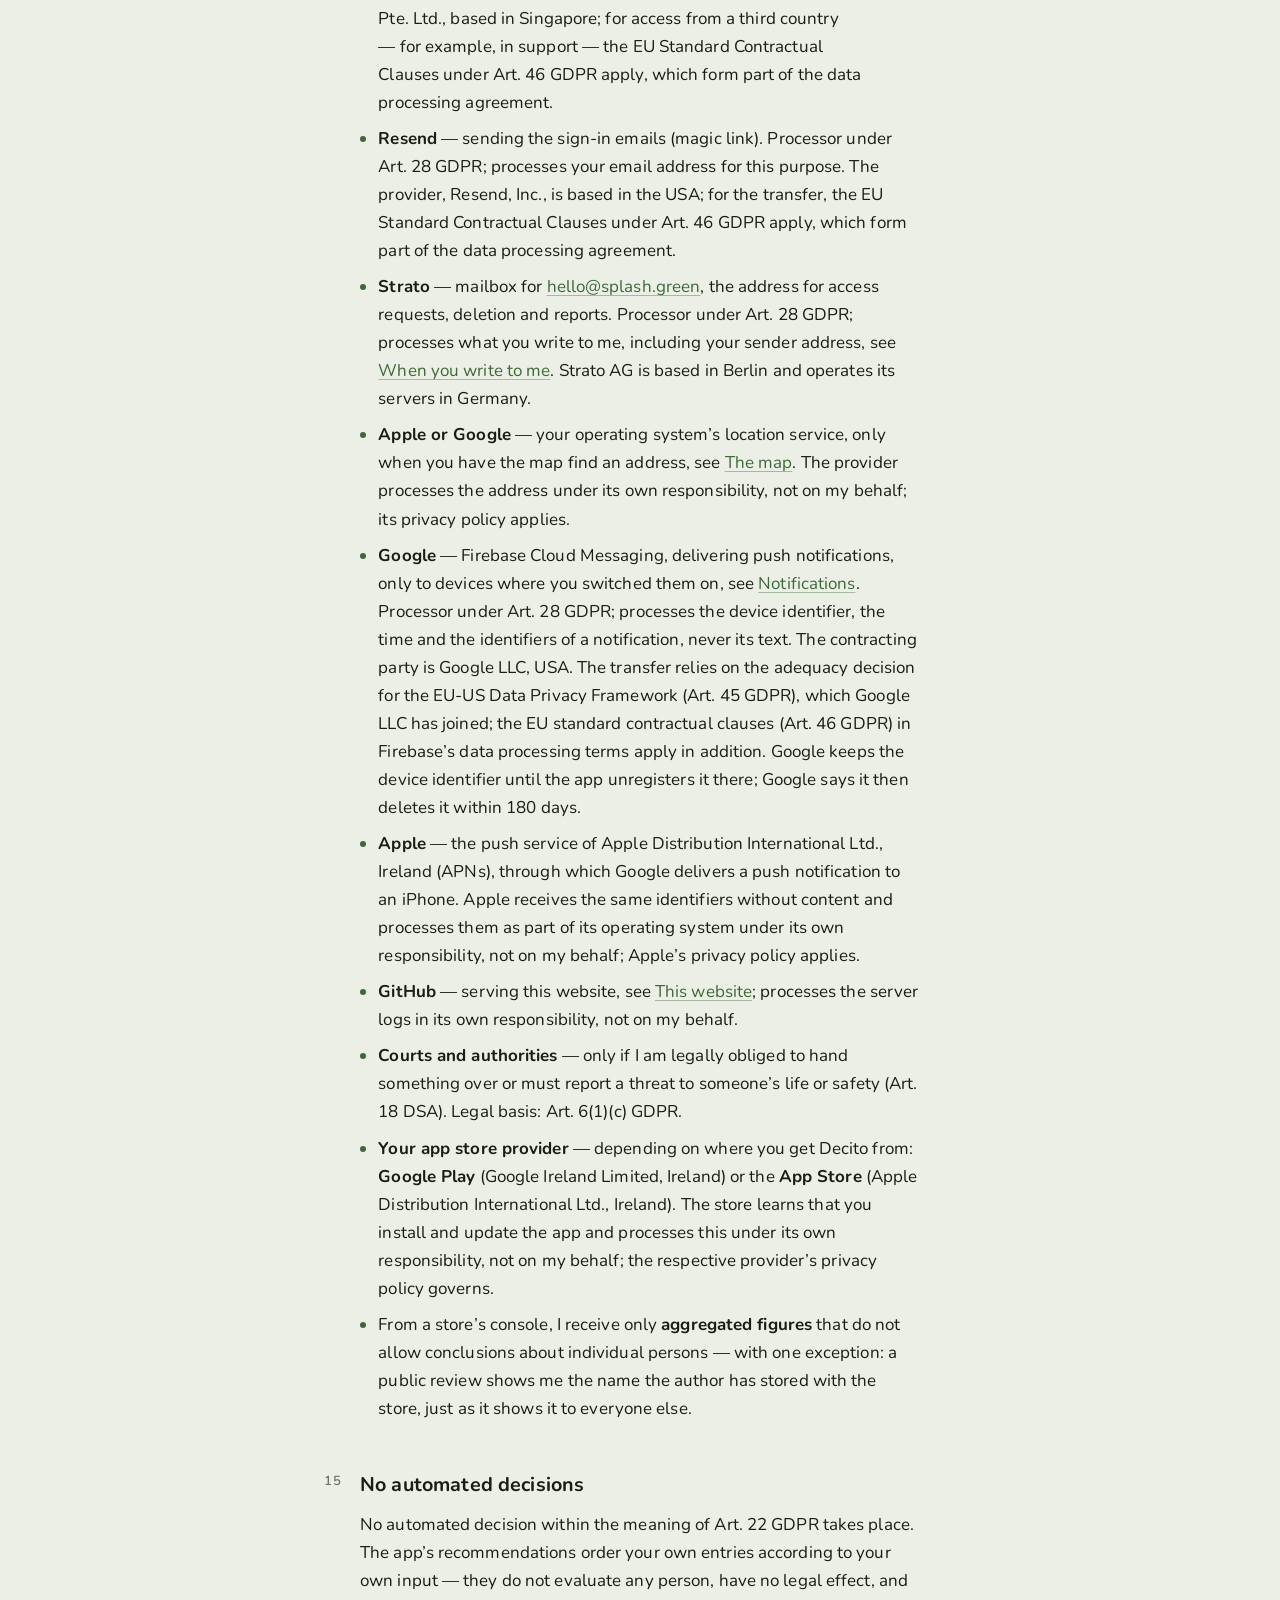
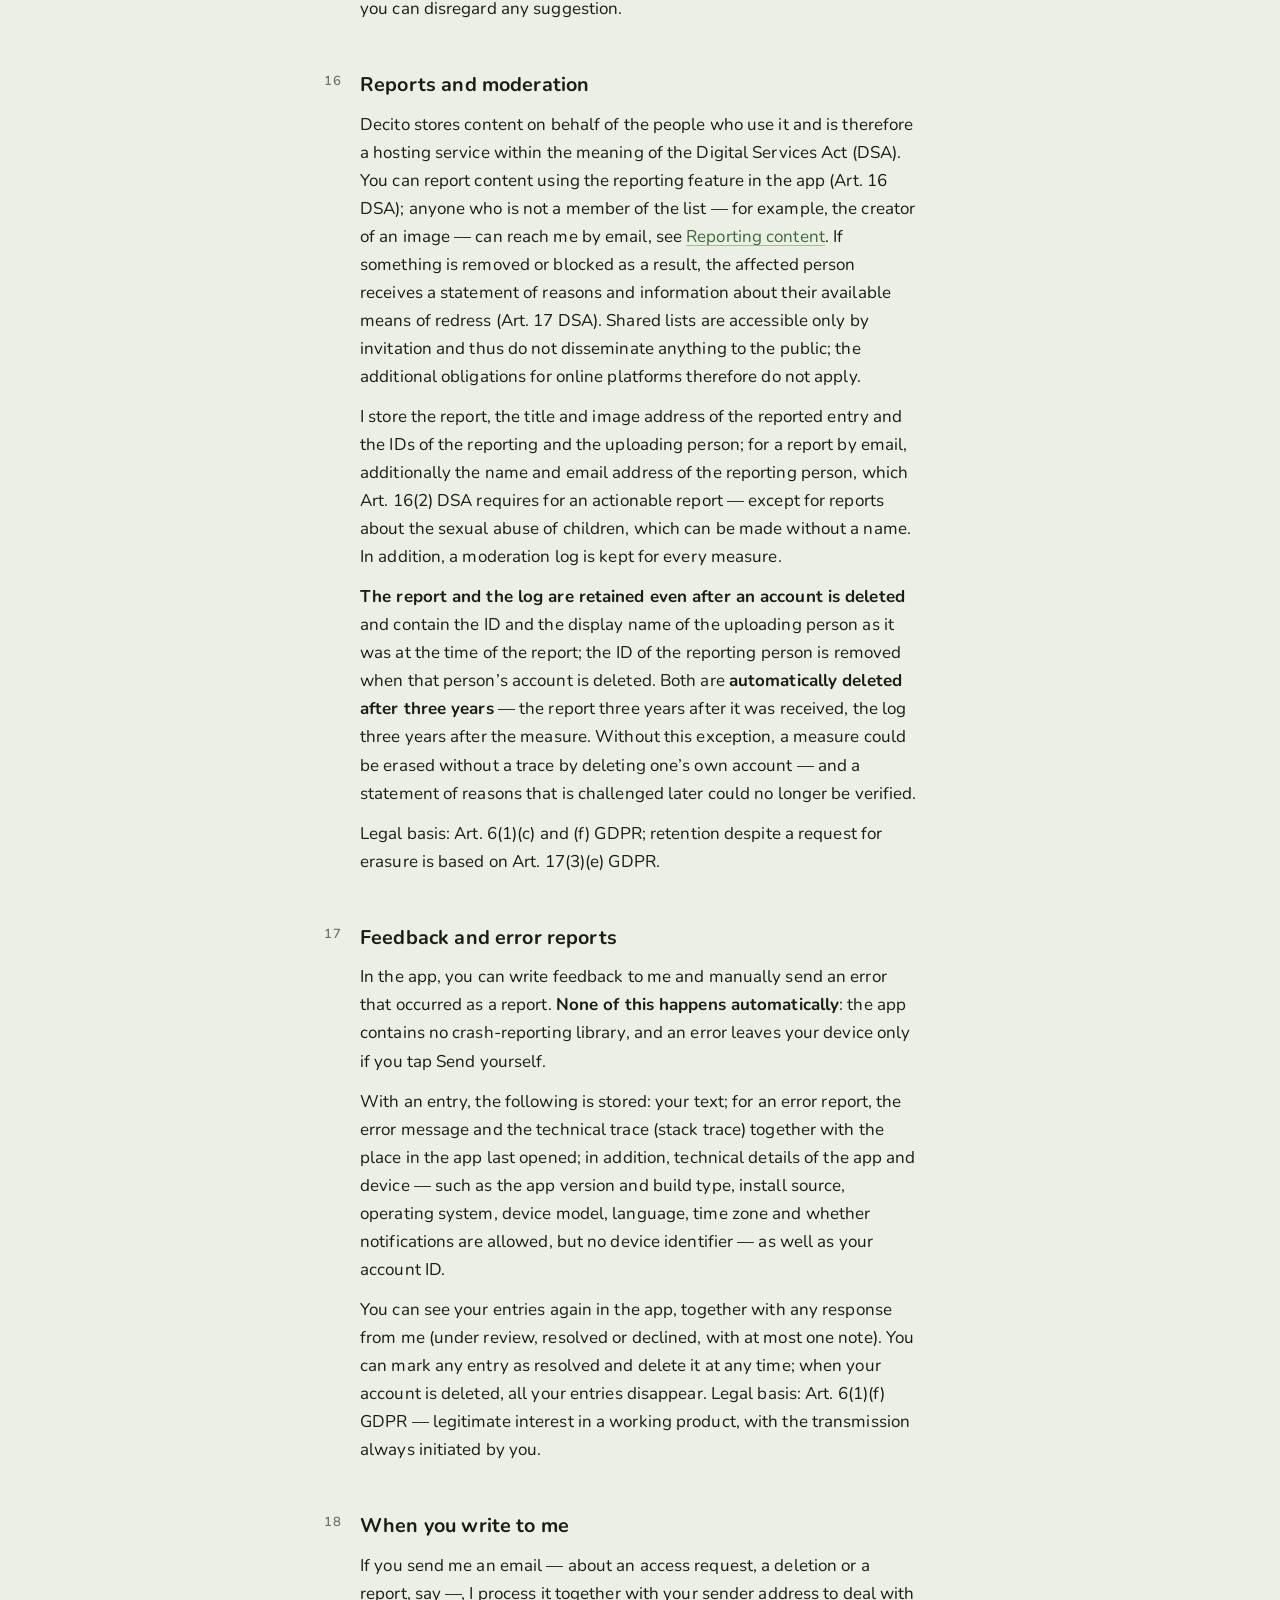
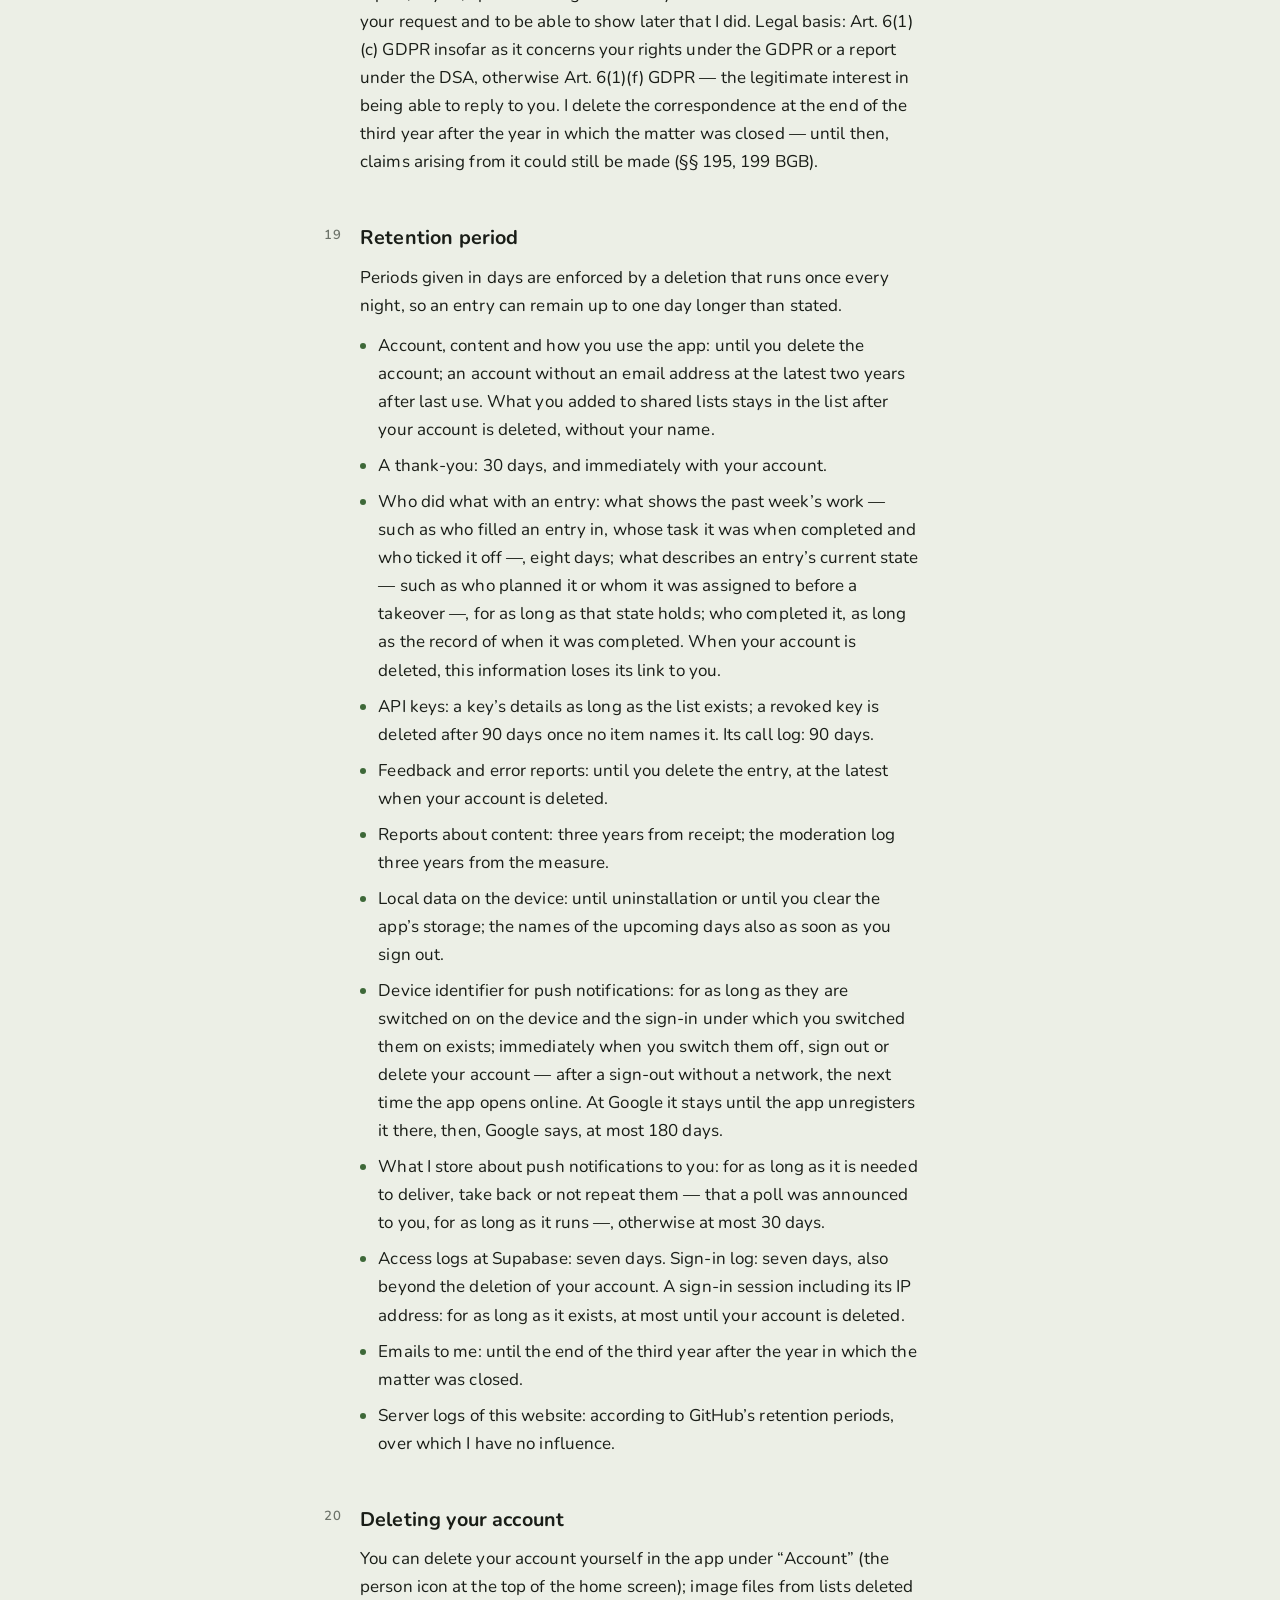
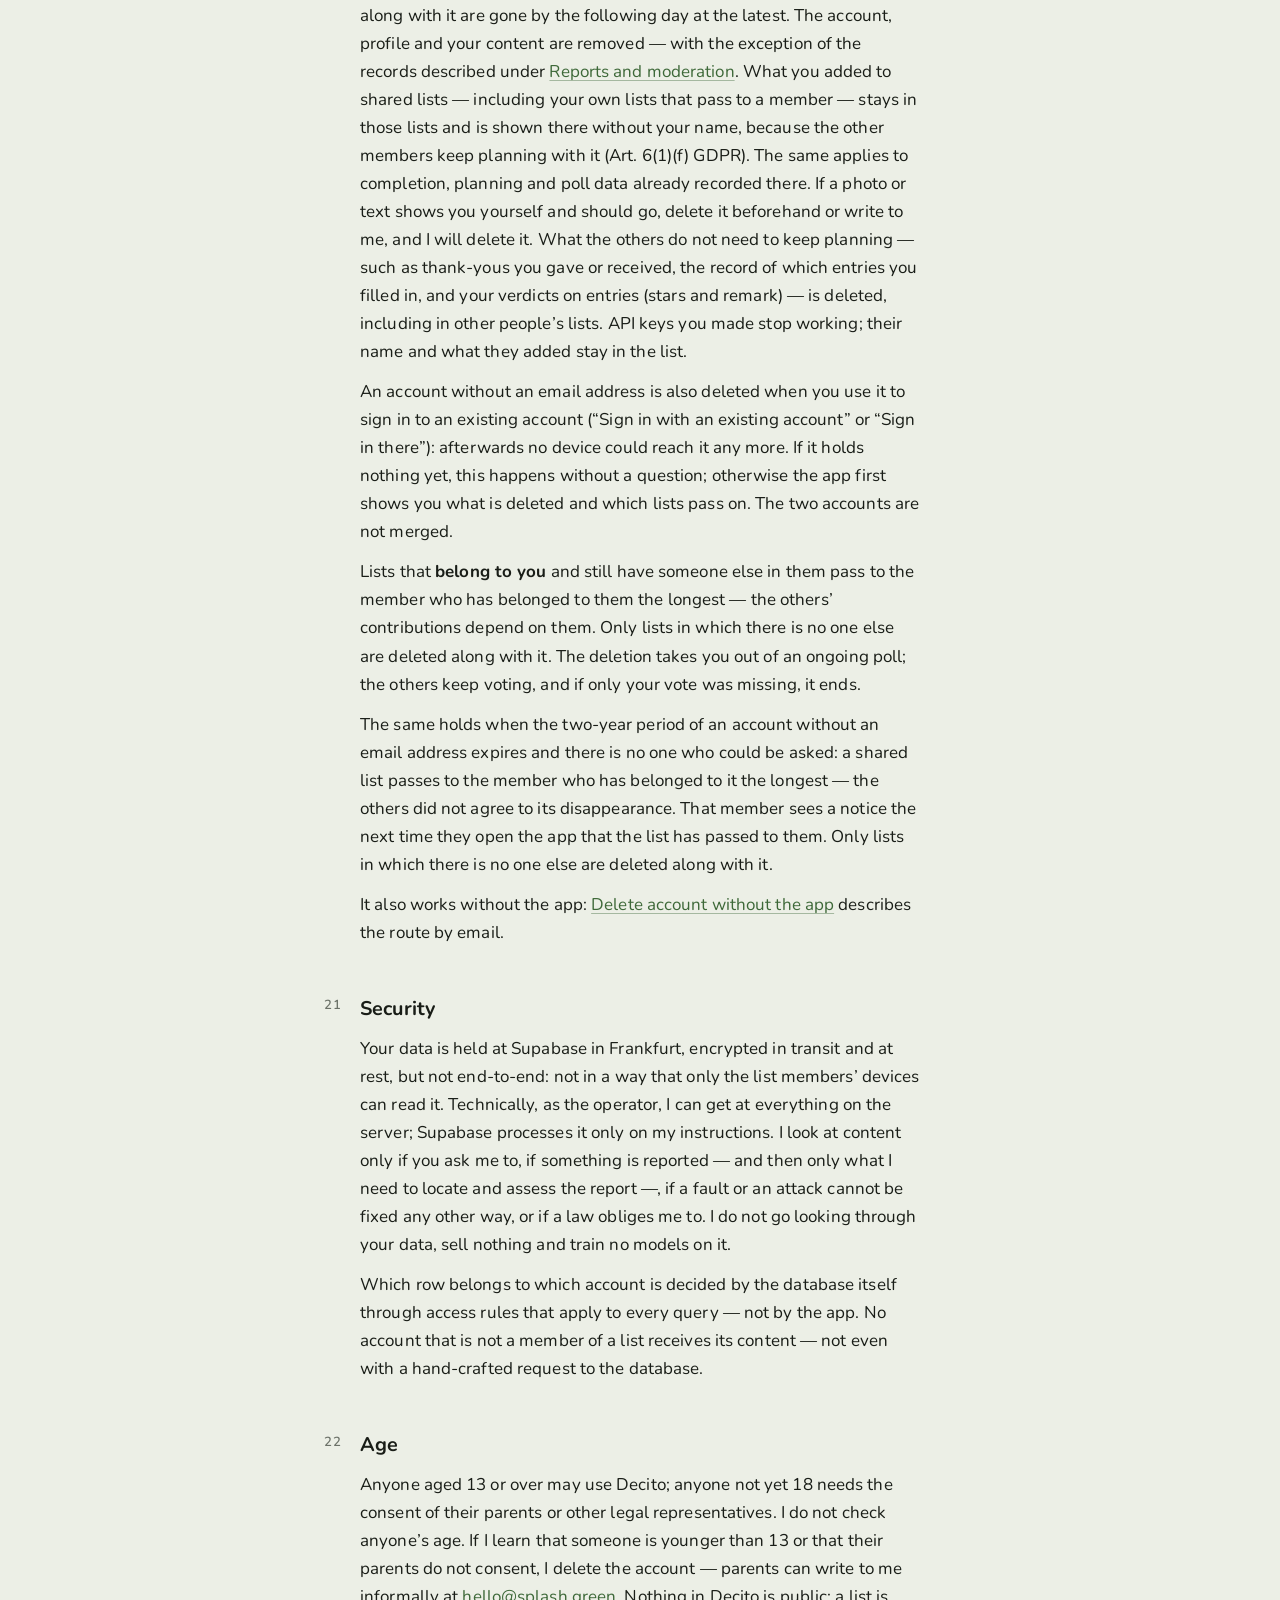
<file: en/privacy/index.html>
<!doctype html>
<!-- adr-0304 -->
<html lang="en">
  <head>
    <meta charset="utf-8" />
    <meta name="viewport" content="width=device-width, initial-scale=1" />
    <meta name="robots" content="noindex, nofollow" />
    <meta
      name="description"
      content="What data Decito processes, why, and for how long."
    />
    <title>Privacy Policy – Decito</title>
    <link rel="stylesheet" href="../../style.css" />
  </head>
  <body>
    <main>
      <a class="back" href="../../">← Decito</a>
      <h1>Privacy Policy</h1>
      <p class="meta">
        This is a convenience translation. Only the German version is legally
        binding:
        <a href="../../de/privacy/" hreflang="de" lang="de"
          >Datenschutzerklärung</a
        >.
      </p>
      <p class="meta">Last updated: November 26, 2026</p>

      <div class="doc">
        <h2 id="verantwortlicher">Controller</h2>
        <p>
          Decito is developed and operated by a single individual. The
          controller within the meaning of the GDPR is Tobias Langen,
          Germany.<br />
          Email: <a href="mailto:hello@splash.green">hello@splash.green</a
          ><br />
          There is no data protection officer; the requirements of Art. 37 GDPR
          are not met.
        </p>

        <h2 id="kurz">In short</h2>
        <p>
          Decito contains
          <strong
            >no analytics, tracking, advertising or crash-reporting
            libraries</strong
          >. There are no advertising IDs, no profiling across providers and no
          resale of data. What is processed is what you create and do in the app
          — such as what you completed or planned — and what operating it
          technically requires. An error report leaves your device only if you
          send it yourself — see
          <a href="#feedback">Feedback and error reports</a>. Push notifications
          exist only on a device where you switch them on; Google and Apple
          learn no content then, only identifiers — see
          <a href="#benachrichtigungen">Notifications</a>.
        </p>
        <p>
          This policy applies to the <strong>app</strong> and to
          <strong>this website</strong>. Where something applies to only one of
          the two, this is stated there.
        </p>
        <p>
          Not end-to-end encrypted: I can technically get at your data, but I
          only look when you ask me to, when something is reported, when a fault
          cannot be fixed any other way or when a law requires it.
        </p>

        <h2 id="website">This website</h2>
        <p>
          The pages are served by <strong>GitHub Pages</strong> (GitHub, Inc.,
          USA). When you access them, your browser transmits technically
          necessary data, which GitHub stores in server logs — in particular
          your <strong>IP address</strong>, date and time, the requested address
          and browser and system identifiers. I have no access to this and do
          not evaluate any of it. GitHub decides itself what it uses these logs
          for (for example the security of its service), how long it keeps them
          and whether they go to the USA; I am not involved. GitHub, Inc. is
          certified under the EU-U.S. Data Privacy Framework, so an adequacy
          decision of the European Commission covers transfers to it (Art. 45
          GDPR).
          <a
            href="https://docs.github.com/en/site-policy/privacy-policies/github-general-privacy-statement"
            >GitHub’s privacy statement</a
          >
          has the details.
        </p>
        <p>
          The website sets <strong>no cookies</strong>, embeds no third-party
          fonts, maps or videos, and loads nothing from any other server.
        </p>
        <p>
          Legal basis for serving the pages through GitHub: Art. 6(1)(f) GDPR —
          the legitimate interest in being able to serve them at all and keep
          them stable.
        </p>

        <h2 id="konto">Account and sign-in</h2>
        <p>
          You can use Decito <strong>without an email address</strong>: in that
          case, an account is created that consists of nothing more than a
          random identifier and a code that, in the app, only you see (see
          <a href="#rechte">Your rights</a>). If you sign in via magic link,
          your <strong>email address</strong> is stored as well. When you share
          a list or join one, you also choose a <strong>display name</strong>;
          the app does not ask for it before then, because only then does anyone
          see it, and without it nobody in a shared list would know who a
          contribution came from. What you enter there is up to you — a first
          name is enough, as is a nickname; it does not have to be your name.
          The app also transmits your device’s <strong>time zone</strong> — its
          name, such as “Europe/Berlin”, and its offset from UTC —, so that
          “today” is your calendar day and not the server’s, across a
          daylight-saving change too.
        </p>
        <p>
          Optionally, you can give your profile a <strong>color</strong> and a
          <strong>symbol</strong>; the others see both next to your name in your
          shared lists. Equally optionally, you choose a
          <strong>federal state</strong>: it determines which public holidays
          and school holidays apply under “Allowed days” in your lists, and with
          it the app tells you on Home and in “Plans” what kind of day it is. If
          a public holiday applies there only in part of the state, you decide
          yourself whether it counts for you — only that choice is then stored,
          never your place of residence. The members of your lists see your
          federal state, because it determines when entries in them come back.
        </p>
        <p>
          The app asks for nothing more: using it on your own requires no
          information at all; sharing requires only the display name, and
          without an email address Decito works fully, except for signing in on
          a second device.
        </p>
        <p>
          There is no sign-in via third parties — Google, Apple, social
          networks. So no account with any such provider is touched, and none of
          them learns that you use Decito.
        </p>
        <p>
          An account without an email address is
          <strong
            >reachable only from the device on which it was created</strong
          >
          — on iOS, also from an iPhone restored from that device’s encrypted
          backup. On any other device, nobody can prove they are entitled to it,
          and I cannot give you access back. If the device is lost without such
          a backup, nobody can get in any more. That is why such an account that
          has not been used for <strong>two years</strong> is deleted together
          with its contents.
          <strong>Every launch of the app resets this period</strong>, as soon
          as the app reaches the server in doing so — opening it is enough. So
          does ticking off or postponing an entry from the home screen widget or
          from a notification. For this purpose, I store when the account was
          last used this way (to the nearest half day). The app reminds you in
          good time and several times beforehand, and consistently offers to add
          and confirm an email address; after that, the period no longer
          applies, and the time is no longer updated — the last one stored
          remains.
        </p>
        <p>
          Legal basis: Art. 6(1)(b) GDPR (provision of the features you
          request).
        </p>
        <p>
          If you do not agree to changed
          <a href="../terms/#aenderungen">terms of use</a>, I keep your account
          and your content, so that you can agree later and carry on, and the
          members of your shared lists keep their content. Legal basis: Art.
          6(1)(f) GDPR.
        </p>
        <p>
          As with any online service, Supabase (see
          <a href="#empfaenger">Recipients</a>) learns your device’s
          <strong>IP address</strong>, the program’s identifier and the time
          with every connection the app makes to the server, and records them in
          its access logs. For each sign-in session, Supabase also stores the
          device’s IP address and program identifier for as long as the session
          exists, and records every sign-in, sign-out and session refresh in a
          sign-in log — for an account with an email address, including that
          address. I delete the sign-in log after seven days. I do not evaluate
          any of this; it serves operation and the detection of abuse. Legal
          basis: Art. 6(1)(f) GDPR — the legitimate interest in running the
          service securely and stably.
        </p>

        <h2 id="inhalte">Content you create</h2>
        <p>
          Everything you record in a list (in the app: a collection) is stored —
          currently, for example, entries, notes, tags, dates, ratings, polls
          and uploaded images. The app removes any location a photo carries
          before uploading it. This content is visible to the members of the
          respective list — that is the purpose of the app. Anyone who shares a
          list with you sees the associated contributions and your display name.
          In a running poll, members see who has finished and whom the poll is
          still waiting for. Nobody sees how the others rated while the poll
          runs;
          <strong
            >once it ends, every member of the list sees who rated how</strong
          >
          — including those who did not vote themselves. If you choose “Count me
          out” or switch off “Count me in polls” in a list, that is stored; only
          you can see it, the others merely see that the poll is not waiting for
          you.
        </p>
        <p>
          What you write in a free text field or upload as an image is your
          decision. If you store information about other people there, you are
          processing it — and you answer for the rights to an uploaded image;
          the <a href="../terms/#rechte-dritter">Terms of Use</a> say what that
          means.
        </p>
        <p>Legal basis: Art. 6(1)(b) GDPR.</p>

        <h2 id="nutzung">How you use the app</h2>
        <p>
          I store when an entry was completed — if you undo it right away, the
          record disappears again — and how you responded to suggestions. Like
          the rest of your content, this data is held at Supabase (see
          <a href="#empfaenger">Recipients</a>). The app computes the
          recommendations and statistics from it on your device, and does so
          <strong>within your own lists</strong>: they are not combined with
          other services, not linked into a profile across lists and do not
          serve any advertising. In a shared list, your yes and no responses to
          an entry feed into the shared tally of opinion that the other members
          see — that is what they are for.
        </p>
        <p>Legal basis: Art. 6(1)(b) GDPR.</p>

        <h2 id="danke">Thanks</h2>
        <p>
          When you thank another member for what they did in a shared list on a
          given day, I store that thank-you: who thanks whom, for which day in
          which list, which entry it names, and the hour. Only the two of you
          can see it, each of you only while you are yourself a member of the
          list; other members learn nothing about it.
        </p>
        <p>
          So that work which would otherwise go unnoticed can be thanked too, I
          also store, in shared lists,
          <strong>who did what with an entry</strong> — such as planned, filled
          in, took over or completed it —, whom it was assigned to at the time,
          and the hour. Of a fill-in I store only its kind — a photo, a link or
          a few words —, not what was changed. Members of the list see this: as
          one line with a “Thanks” for what someone did on a day in the past
          week, never as a count or a ranking, and on the entry itself — such as
          who completed it and, if someone else ticked it off, that person too.
        </p>
        <p>
          Only on your device, the app keeps for this which thank-yous and
          thanks lines you have already seen or hidden and when you last opened
          the app; this information does not leave your device.
        </p>
        <p>
          Legal basis: for a thank-you, Art. 6(1)(b) GDPR; for who did what with
          an entry and for the line, Art. 6(1)(f) GDPR — the members’ legitimate
          interest in seeing and acknowledging work that would otherwise go
          unnoticed.
        </p>

        <h2 id="api">API keys</h2>
        <p>
          An Admin or the owner of a list can make an API key, with which a
          service outside the app — Home Assistant, say — adds items to that one
          list. I store the key's details — such as its name, what it may do,
          who made or revoked it and when, when it expires and when it was last
          used —, but of the key itself only a hash; no one can show it again
          afterwards, me included. If the account that made it is suspended, I
          revoke the key.
        </p>
        <p>
          I log what a key's calls do — the time, the outcome, the item touched
          —, so you can see what it did and so that a leaked key is slowed down.
          Repeated refusals are summarised; a call with an unknown key is not
          logged at all. The log holds no IP address and no program identifier;
          Supabase records them, as for any connection, in its access logs (see
          <a href="#konto">Account and sign-in</a>).
        </p>
        <p>
          Every member of the list sees that a key exists, its name, who made it
          and whether it still works. When it was used, when it expires and what
          it did only Admins and the owner see, because that tells when someone
          is at home — except when an item it added was created: as for any
          item, everyone sees that. What a key adds belongs to no member: nobody
          is notified of it.
        </p>
        <p>
          Legal basis: Art. 6(1)(b) GDPR; for the log, Art. 6(1)(f) GDPR — the
          list members' and my own legitimate interest in recognising and
          limiting a misused key.
        </p>

        <h2 id="tracking">No tracking across providers</h2>
        <p>
          Decito does not track you across other apps or websites. It reads no
          advertising identifier — neither the Advertising ID on Android nor the
          IDFA on iOS —, embeds no third-party measurement tools and passes
          nothing to advertising networks or data brokers. That is also why the
          app does not ask for permission to track on iOS (App Tracking
          Transparency): there is nothing it would need to ask for.
        </p>

        <h2 id="geraet">On your device</h2>
        <p>
          The app keeps a local copy of your data so that it can show something
          immediately after launch, along with settings such as sorting and
          display, and the sign-in session. Personal intentions such as food
          focus and mindful shopping also stay on the device and do not reach
          the server. For tag suggestions, a language model is downloaded once
          from the file storage at Supabase (see
          <a href="#empfaenger">Recipients</a>) and then run
          <strong>exclusively on the device</strong>. The suggestion feature can
          be turned off in the settings.
        </p>
        <p>
          If you want to take text from a photo, the app uses your device’s text
          recognition — on Android, that of Google Play services (ML Kit), whose
          recognition model the operating system downloads from Google as
          needed; on iOS, the one Apple ships with the system, for which nothing
          is downloaded. The recognition itself runs
          <strong>exclusively on the device</strong>, the photo does not leave
          it for this, and none of this happens without your action: the feature
          becomes active only when you invoke it.
        </p>
        <p>
          To follow an invitation, you can scan the QR code on the inviting
          person’s device with the camera. The camera is opened only for this
          process and closed again afterwards. Recognizing the code is handled
          by your device’s built-in capabilities — on Android, Google Play
          services (ML Kit), which download the recognition model from Google as
          needed; on iOS, the system functions supplied by Apple, for which
          nothing is downloaded. In both cases, the analysis runs
          <strong>exclusively on the device</strong>,
          <strong>no image is stored and none is transmitted</strong>, and only
          the invitation ID contained in the code is used.
        </p>
        <p>
          If you turn it on (“Remember email on this device”, off to begin
          with), the app keeps your email address on the device after you sign
          out, so that sign-in can offer it to you again. It is only ever shown
          shortened. It is kept in the device’s protected key store, does not
          leave the device for this, and does not move to another device with a
          backup. You can have it forgotten at any time on the sign-in screen or
          in your account; deleting your account removes it as well.
        </p>
        <p>
          None of this serves analysis or re-identification; all of it is
          necessary for the feature you invoked, which is why it falls under the
          exception in Section 25(2) no. 2 TDDDG and does not require consent.
          When you uninstall the app, this local data is removed from the device
          — except for a device backup, if you have one.
        </p>
        <p>
          Your operating system may include this local copy in your device’s
          backup — on Android in your Google account, on iOS in your iCloud.
          This backup is held in your own account with the respective provider
          and on its terms; I have no access to it. Whether it takes place is up
          to you in the system settings.
        </p>

        <h2 id="links">Entries with a link</h2>
        <p>
          If you share a link from another app to Decito, type one in, or have
          an entry reloaded from its source, Decito accesses that address
          <strong>directly from your device</strong> to determine the title and
          preview image; for IMDb links, it accesses IMDb’s suggestion interface
          instead of the page. In doing so, the website accessed learns
          <strong>your IP address</strong> and a generic browser identifier
          (user agent), just as with any access in a browser. No intermediate
          server is used, and I receive no data through this.
        </p>
        <p>
          It does not stop at this one access: the preview image and site icon
          are
          <strong>stored as an address, not as a copy</strong>. Both are
          therefore fetched from the original website — on the device of every
          member who opens the list, not just on yours; after that, each device
          shows them from its local cache until that cache is cleared. With each
          retrieval, the website learns the IP address of the respective device.
          Without an entry with a link, none of this takes place.
        </p>
        <p>
          Legal basis: for the retrieval on your device, Art. 6(1)(b) GDPR; for
          the retrieval on the other members’ devices, Art. 6(1)(f) GDPR — the
          interest in showing an image at its source instead of making a copy to
          which I hold no rights.
        </p>

        <h2 id="karte">The map</h2>
        <p>
          A collection for going out or for activities can show its entries on a
          map. The app loads the map image and its fonts from the file storage
          at <strong>Supabase</strong> (see
          <a href="#empfaenger">Recipients</a>); in doing so, Supabase learns
          your device’s IP address and which part of the map it loads, as with
          any other access. No map provider such as Google is involved, and your
          location is requested only when you tap “My location” on the map: it
          is shown there, stays on your device and is neither stored nor sent.
        </p>
        <p>
          If an entry only has an address, you can bring it onto the map with
          <strong>“Find with Apple Maps”</strong> or
          <strong>“Find with Google”</strong>. Only then does the app send the
          addresses of those entries to your operating system’s location service
          — on an iPhone to <strong>Apple</strong>, on Android to the service
          your device provides for it, usually <strong>Google</strong>
          — together with your device’s IP address. The app writes the
          coordinates it finds as a line into the entry’s text, where every
          member of the collection sees them. Without that tap, no address is
          looked up.
        </p>
        <p>Legal basis: Art. 6(1)(b) GDPR.</p>

        <h2 id="benachrichtigungen">Notifications</h2>
        <p>
          The notices before an unused account without an e-mail address is
          deleted are generated by the device itself; nothing leaves the device
          for them. A timer from a recipe step is handed, on your tap, with its
          label to your device’s clock, which runs it from then on — this too
          stays on the device.
        </p>
        <p>
          <strong>Push notifications</strong> — when something that concerns you
          happens in a shared list, such as someone starting a poll, its result
          being in, or someone else planning, swapping or dropping something for
          today — exist only if you turn them on for a device. That device then
          registers with Google’s Firebase Cloud Messaging, which creates a
          device identifier (the Firebase installation ID) that I store together
          with your account, the sign-in under which you switched them on and
          the kinds of notification your version of the app can show.
        </p>
        <p>
          A notification carries <strong>no content, only identifiers</strong> —
          such as which list, which poll or which member —, as random IDs, never
          as names or text. Your device writes the text itself from what it
          already knows. Where a notification needs text your device does not
          know yet — such as the titles of what is planned for today —, it
          travels <strong>sealed</strong>: when you switch push on, your device
          creates a key pair and gives me only the public half; I encrypt the
          text for exactly that device, and only its private key, which never
          leaves the device, can open it. Google and Apple carry it but cannot
          read it. Notifications to others name you at most by your random
          identifier — even if you have not turned push notifications on
          yourself. So that I tell you nothing twice and can take back an
          outdated notification, I keep what I have told you. Google and — on an
          iPhone, where Google delivers the notification through Apple — Apple
          see which device receives a notification when, and its IP address.
        </p>
        <p>
          Before you switch them on, the app talks to none of these services.
          You switch push notifications off per device in the app’s settings or
          in the operating system; when you switch them off in the app, sign out
          or delete your account, I delete the device identifier — after a
          switch-off in the operating system or a sign-out without a network,
          the next time you open the app.
        </p>
        <p>
          Legal basis: Art. 6(1)(b) GDPR. Storing and reading the identifier on
          your device is strictly necessary for the service you explicitly
          switch on (§ 25(2) No. 2 TDDDG).
        </p>

        <h2 id="empfaenger">Recipients</h2>
        <ul>
          <li>
            <strong>Supabase</strong> — database, sign-in and file storage.
            Processor under Art. 28 GDPR. The data is held on servers in
            <strong>Frankfurt am Main</strong> (region eu-central-1), i.e.,
            within the EU. The contracting party is Supabase Pte. Ltd., based in
            Singapore; for access from a third country — for example, in support
            — the EU Standard Contractual Clauses under Art. 46 GDPR apply,
            which form part of the data processing agreement.
          </li>
          <li>
            <strong>Resend</strong> — sending the sign-in emails (magic link).
            Processor under Art. 28 GDPR; processes your email address for this
            purpose. The provider, Resend, Inc., is based in the USA; for the
            transfer, the EU Standard Contractual Clauses under Art. 46 GDPR
            apply, which form part of the data processing agreement.
          </li>
          <li>
            <strong>Strato</strong> — mailbox for
            <a href="mailto:hello@splash.green">hello@splash.green</a>, the
            address for access requests, deletion and reports. Processor under
            Art. 28 GDPR; processes what you write to me, including your sender
            address, see <a href="#e-mail">When you write to me</a>. Strato AG
            is based in Berlin and operates its servers in Germany.
          </li>
          <li>
            <strong>Apple or Google</strong> — your operating system’s location
            service, only when you have the map find an address, see
            <a href="#karte">The map</a>. The provider processes the address
            under its own responsibility, not on my behalf; its privacy policy
            applies.
          </li>
          <li>
            <strong>Google</strong> — Firebase Cloud Messaging, delivering push
            notifications, only to devices where you switched them on, see
            <a href="#benachrichtigungen">Notifications</a>. Processor under
            Art. 28 GDPR; processes the device identifier, the time and the
            identifiers of a notification, never its text. The contracting party
            is Google LLC, USA. The transfer relies on the adequacy decision for
            the EU-US Data Privacy Framework (Art. 45 GDPR), which Google LLC
            has joined; the EU standard contractual clauses (Art. 46 GDPR) in
            Firebase’s data processing terms apply in addition. Google keeps the
            device identifier until the app unregisters it there; Google says it
            then deletes it within 180 days.
          </li>
          <li>
            <strong>Apple</strong> — the push service of Apple Distribution
            International Ltd., Ireland (APNs), through which Google delivers a
            push notification to an iPhone. Apple receives the same identifiers
            without content and processes them as part of its operating system
            under its own responsibility, not on my behalf; Apple’s privacy
            policy applies.
          </li>
          <li>
            <strong>GitHub</strong> — serving this website, see
            <a href="#website">This website</a>; processes the server logs in
            its own responsibility, not on my behalf.
          </li>
          <li>
            <strong>Courts and authorities</strong> — only if I am legally
            obliged to hand something over or must report a threat to someone’s
            life or safety (Art. 18 DSA). Legal basis: Art. 6(1)(c) GDPR.
          </li>
          <li>
            <strong>Your app store provider</strong> — depending on where you
            get Decito from: <strong>Google Play</strong> (Google Ireland
            Limited, Ireland) or the <strong>App Store</strong> (Apple
            Distribution International Ltd., Ireland). The store learns that you
            install and update the app and processes this under its own
            responsibility, not on my behalf; the respective provider’s privacy
            policy governs.
          </li>
          <li>
            From a store’s console, I receive only
            <strong>aggregated figures</strong> that do not allow conclusions
            about individual persons — with one exception: a public review shows
            me the name the author has stored with the store, just as it shows
            it to everyone else.
          </li>
        </ul>

        <h2 id="automatisiert">No automated decisions</h2>
        <p>
          No automated decision within the meaning of Art. 22 GDPR takes place.
          The app’s recommendations order your own entries according to your own
          input — they do not evaluate any person, have no legal effect, and you
          can disregard any suggestion.
        </p>

        <h2 id="moderation">Reports and moderation</h2>
        <p>
          Decito stores content on behalf of the people who use it and is
          therefore a hosting service within the meaning of the Digital Services
          Act (DSA). You can report content using the reporting feature in the
          app (Art. 16 DSA); anyone who is not a member of the list — for
          example, the creator of an image — can reach me by email, see
          <a href="../terms/#melden">Reporting content</a>. If something is
          removed or blocked as a result, the affected person receives a
          statement of reasons and information about their available means of
          redress (Art. 17 DSA). Shared lists are accessible only by invitation
          and thus do not disseminate anything to the public; the additional
          obligations for online platforms therefore do not apply.
        </p>
        <p>
          I store the report, the title and image address of the reported entry
          and the IDs of the reporting and the uploading person; for a report by
          email, additionally the name and email address of the reporting
          person, which Art. 16(2) DSA requires for an actionable report —
          except for reports about the sexual abuse of children, which can be
          made without a name. In addition, a moderation log is kept for every
          measure.
        </p>
        <p>
          <strong
            >The report and the log are retained even after an account is
            deleted</strong
          >
          and contain the ID and the display name of the uploading person as it
          was at the time of the report; the ID of the reporting person is
          removed when that person’s account is deleted. Both are
          <strong>automatically deleted after three years</strong> — the report
          three years after it was received, the log three years after the
          measure. Without this exception, a measure could be erased without a
          trace by deleting one’s own account — and a statement of reasons that
          is challenged later could no longer be verified.
        </p>
        <p>
          Legal basis: Art. 6(1)(c) and (f) GDPR; retention despite a request
          for erasure is based on Art. 17(3)(e) GDPR.
        </p>

        <h2 id="feedback">Feedback and error reports</h2>
        <p>
          In the app, you can write feedback to me and manually send an error
          that occurred as a report.
          <strong>None of this happens automatically</strong>: the app contains
          no crash-reporting library, and an error leaves your device only if
          you tap Send yourself.
        </p>
        <p>
          With an entry, the following is stored: your text; for an error
          report, the error message and the technical trace (stack trace)
          together with the place in the app last opened; in addition, technical
          details of the app and device — such as the app version and build
          type, install source, operating system, device model, language, time
          zone and whether notifications are allowed, but no device identifier —
          as well as your account ID.
        </p>
        <p>
          You can see your entries again in the app, together with any response
          from me (under review, resolved or declined, with at most one note).
          You can mark any entry as resolved and delete it at any time; when
          your account is deleted, all your entries disappear. Legal basis: Art.
          6(1)(f) GDPR — legitimate interest in a working product, with the
          transmission always initiated by you.
        </p>

        <h2 id="e-mail">When you write to me</h2>
        <p>
          If you send me an email — about an access request, a deletion or a
          report, say —, I process it together with your sender address to deal
          with your request and to be able to show later that I did. Legal
          basis: Art. 6(1)(c) GDPR insofar as it concerns your rights under the
          GDPR or a report under the DSA, otherwise Art. 6(1)(f) GDPR — the
          legitimate interest in being able to reply to you. I delete the
          correspondence at the end of the third year after the year in which
          the matter was closed — until then, claims arising from it could still
          be made (§§ 195, 199 BGB).
        </p>

        <h2 id="dauer">Retention period</h2>
        <p>
          Periods given in days are enforced by a deletion that runs once every
          night, so an entry can remain up to one day longer than stated.
        </p>
        <ul>
          <li>
            Account, content and how you use the app: until you delete the
            account; an account without an email address at the latest two years
            after last use. What you added to shared lists stays in the list
            after your account is deleted, without your name.
          </li>
          <li>A thank-you: 30 days, and immediately with your account.</li>
          <li>
            Who did what with an entry: what shows the past week’s work — such
            as who filled an entry in, whose task it was when completed and who
            ticked it off —, eight days; what describes an entry’s current state
            — such as who planned it or whom it was assigned to before a
            takeover —, for as long as that state holds; who completed it, as
            long as the record of when it was completed. When your account is
            deleted, this information loses its link to you.
          </li>
          <li>
            API keys: a key’s details as long as the list exists; a revoked key
            is deleted after 90 days once no item names it. Its call log: 90
            days.
          </li>
          <li>
            Feedback and error reports: until you delete the entry, at the
            latest when your account is deleted.
          </li>
          <li>
            Reports about content: three years from receipt; the moderation log
            three years from the measure.
          </li>
          <li>
            Local data on the device: until uninstallation or until you clear
            the app’s storage; the names of the upcoming days also as soon as
            you sign out.
          </li>
          <li>
            Device identifier for push notifications: for as long as they are
            switched on on the device and the sign-in under which you switched
            them on exists; immediately when you switch them off, sign out or
            delete your account — after a sign-out without a network, the next
            time the app opens online. At Google it stays until the app
            unregisters it there, then, Google says, at most 180 days.
          </li>
          <li>
            What I store about push notifications to you: for as long as it is
            needed to deliver, take back or not repeat them — that a poll was
            announced to you, for as long as it runs —, otherwise at most 30
            days.
          </li>
          <li>
            Access logs at Supabase: seven days. Sign-in log: seven days, also
            beyond the deletion of your account. A sign-in session including its
            IP address: for as long as it exists, at most until your account is
            deleted.
          </li>
          <li>
            Emails to me: until the end of the third year after the year in
            which the matter was closed.
          </li>
          <li>
            Server logs of this website: according to GitHub’s retention
            periods, over which I have no influence.
          </li>
        </ul>

        <h2 id="loeschen">Deleting your account</h2>
        <p>
          You can delete your account yourself in the app under “Account” (the
          person icon at the top of the home screen); image files from lists
          deleted along with it are gone by the following day at the latest. The
          account, profile and your content are removed — with the exception of
          the records described under
          <a href="#moderation">Reports and moderation</a>. What you added to
          shared lists — including your own lists that pass to a member — stays
          in those lists and is shown there without your name, because the other
          members keep planning with it (Art. 6(1)(f) GDPR). The same applies to
          completion, planning and poll data already recorded there. If a photo
          or text shows you yourself and should go, delete it beforehand or
          write to me, and I will delete it. What the others do not need to keep
          planning — such as thank-yous you gave or received, the record of
          which entries you filled in, and your verdicts on entries (stars and
          remark) — is deleted, including in other people’s lists. API keys you
          made stop working; their name and what they added stay in the list.
        </p>
        <p>
          An account without an email address is also deleted when you use it to
          sign in to an existing account (“Sign in with an existing account” or
          “Sign in there”): afterwards no device could reach it any more. If it
          holds nothing yet, this happens without a question; otherwise the app
          first shows you what is deleted and which lists pass on. The two
          accounts are not merged.
        </p>
        <p>
          Lists that <strong>belong to you</strong> and still have someone else
          in them pass to the member who has belonged to them the longest — the
          others’ contributions depend on them. Only lists in which there is no
          one else are deleted along with it. The deletion takes you out of an
          ongoing poll; the others keep voting, and if only your vote was
          missing, it ends.
        </p>
        <p>
          The same holds when the two-year period of an account without an email
          address expires and there is no one who could be asked: a shared list
          passes to the member who has belonged to it the longest — the others
          did not agree to its disappearance. That member sees a notice the next
          time they open the app that the list has passed to them. Only lists in
          which there is no one else are deleted along with it.
        </p>
        <p>
          It also works without the app:
          <a href="../account-deletion/">Delete account without the app</a>
          describes the route by email.
        </p>

        <h2 id="sicherheit">Security</h2>
        <p>
          Your data is held at Supabase in Frankfurt, encrypted in transit and
          at rest, but not end-to-end: not in a way that only the list members’
          devices can read it. Technically, as the operator, I can get at
          everything on the server; Supabase processes it only on my
          instructions. I look at content only if you ask me to, if something is
          reported — and then only what I need to locate and assess the report
          —, if a fault or an attack cannot be fixed any other way, or if a law
          obliges me to. I do not go looking through your data, sell nothing and
          train no models on it.
        </p>
        <p>
          Which row belongs to which account is decided by the database itself
          through access rules that apply to every query — not by the app. No
          account that is not a member of a list receives its content — not even
          with a hand-crafted request to the database.
        </p>

        <h2 id="alter">Age</h2>
        <p>
          Anyone aged 13 or over may use Decito; anyone not yet 18 needs the
          consent of their parents or other legal representatives. I do not
          check anyone’s age. If I learn that someone is younger than 13 or that
          their parents do not consent, I delete the account — parents can write
          to me informally at
          <a href="mailto:hello@splash.green">hello@splash.green</a>. Nothing in
          Decito is public: a list is seen only by those invited to it.
        </p>

        <h2 id="rechte">Your rights</h2>
        <p>
          You have the right of access (Art. 15), rectification (Art. 16),
          erasure (Art. 17), restriction (Art. 18), data portability (Art. 20)
          and objection (Art. 21 GDPR). For access and data portability, an
          email to <a href="mailto:hello@splash.green">hello@splash.green</a> is
          enough; for data portability, you receive your data in a commonly
          used, machine-readable format (Art. 20 GDPR).
        </p>
        <p>
          <strong>Right to object (Art. 21 GDPR):</strong> Insofar as data is
          processed on the basis of Art. 6(1)(f) GDPR, you may object at any
          time on grounds relating to your particular situation. This covers:
        </p>
        <ul>
          <li>serving this website through GitHub;</li>
          <li>the access logs and sign-in sessions at Supabase;</li>
          <li>the call log of API keys;</li>
          <li>retrieving preview images on the other members’ devices;</li>
          <li>the “Thanks” line and who did what with an entry;</li>
          <li>
            keeping your account if you do not agree to changed terms of use,
            and your contributions in shared lists after a deletion;
          </li>
          <li>keeping reports and the moderation log;</li>
          <li>feedback and error reports;</li>
          <li>emails to me.</li>
        </ul>
        <p>
          A short informal email to
          <a href="mailto:hello@splash.green">hello@splash.green</a> is enough.
          How I weighed a legitimate interest against yours I will explain there
          on request.
        </p>
        <p>
          If you use Decito <strong>without an email address</strong>, I cannot
          identify you without additional information; in that case, Art. 15–20
          GDPR apply only insofar as you provide the missing information (Art.
          11(2) GDPR). That is <strong>this account’s code</strong>, which the
          app shows under “Account” — give it to me, and your request can be
          answered. The earlier “ID” that older versions of the app show is no
          longer enough, because it also reaches the members of your shared
          lists.
        </p>
        <p>
          You can also lodge a complaint with a supervisory authority, in
          particular in the federal state of your habitual residence.
        </p>

        <h2 id="aenderungen">Changes</h2>
        <p>
          If the data the app processes changes, this policy is updated together
          with the change. The date at the top states which version is current.
        </p>
        <p>
          If something material changes — such as a new purpose, a new kind of
          recipient, a transfer to a third country or how you exercise your
          rights —, I announce it in the app before it applies, with the day it
          applies from. You do not need to agree to anything; you can object as
          described under <a href="#rechte">Your rights</a>.
        </p>
      </div>
    </main>
  </body>
</html>
</file>
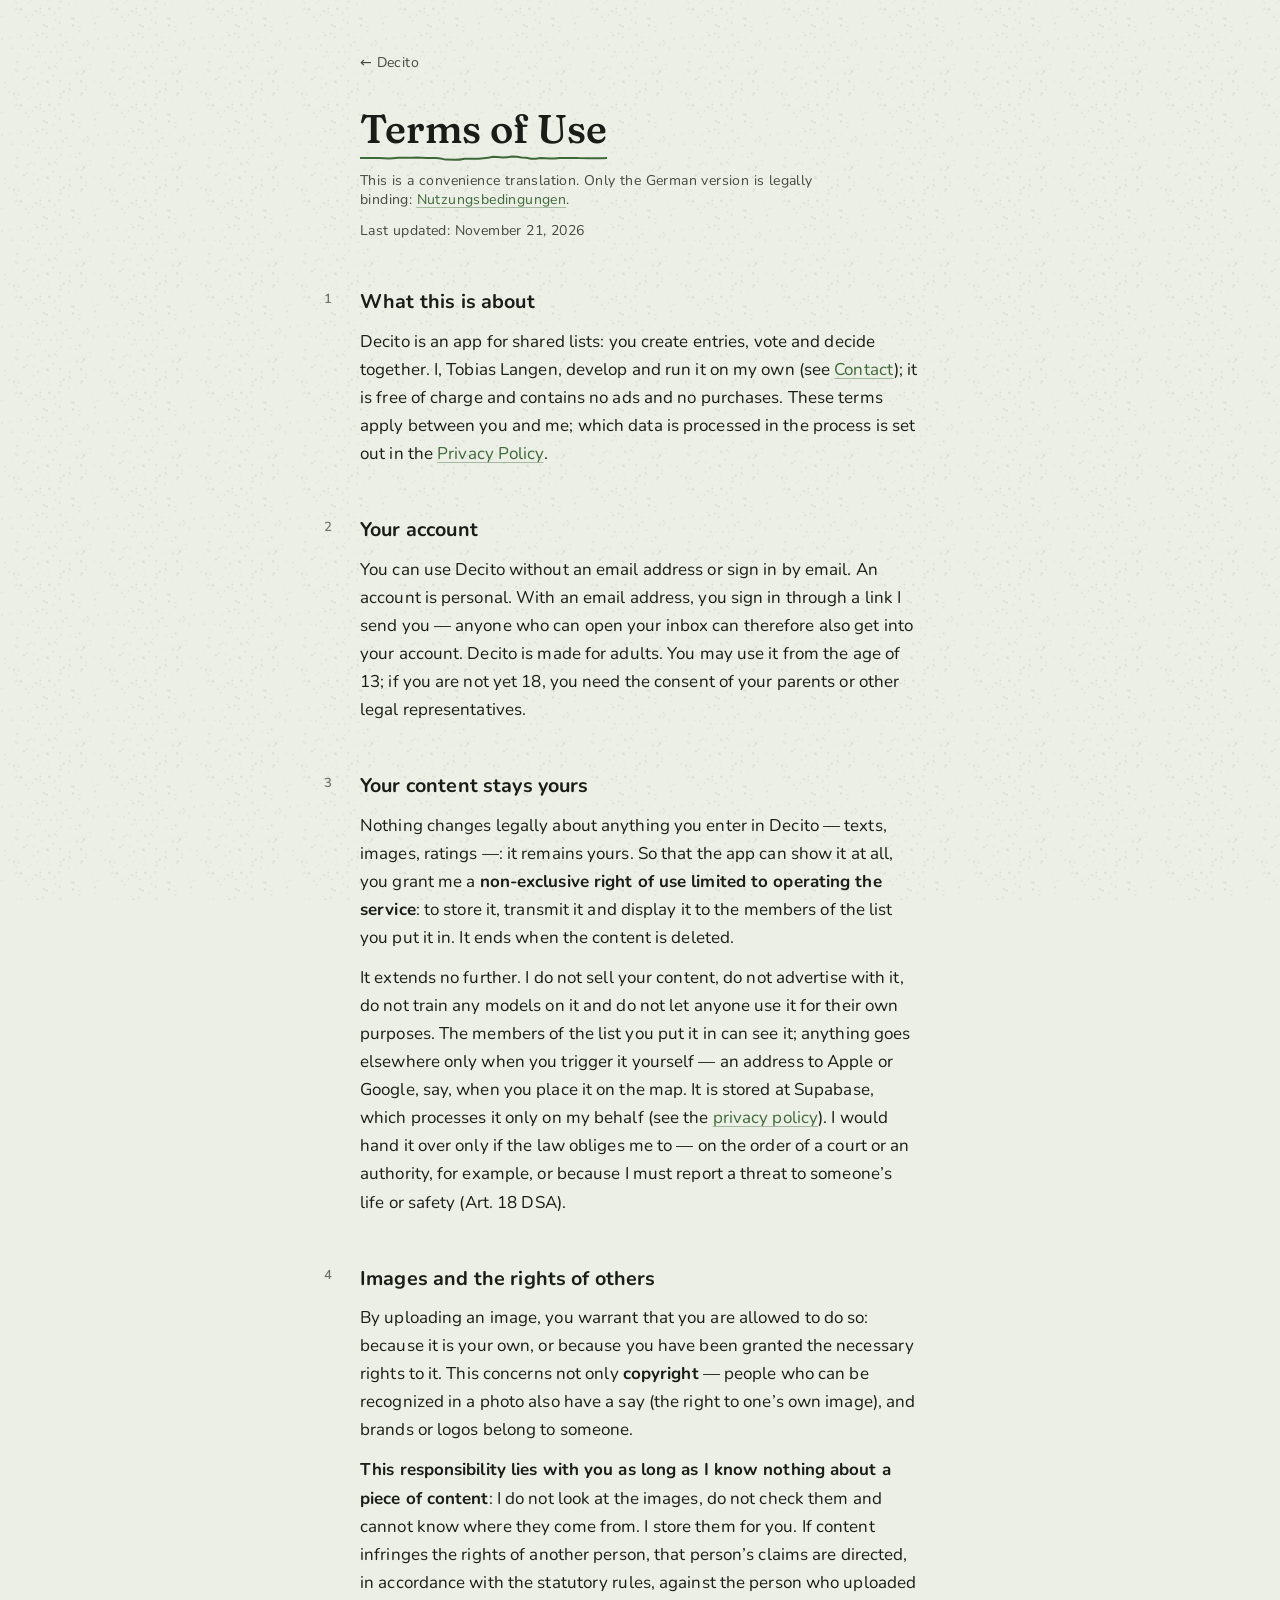
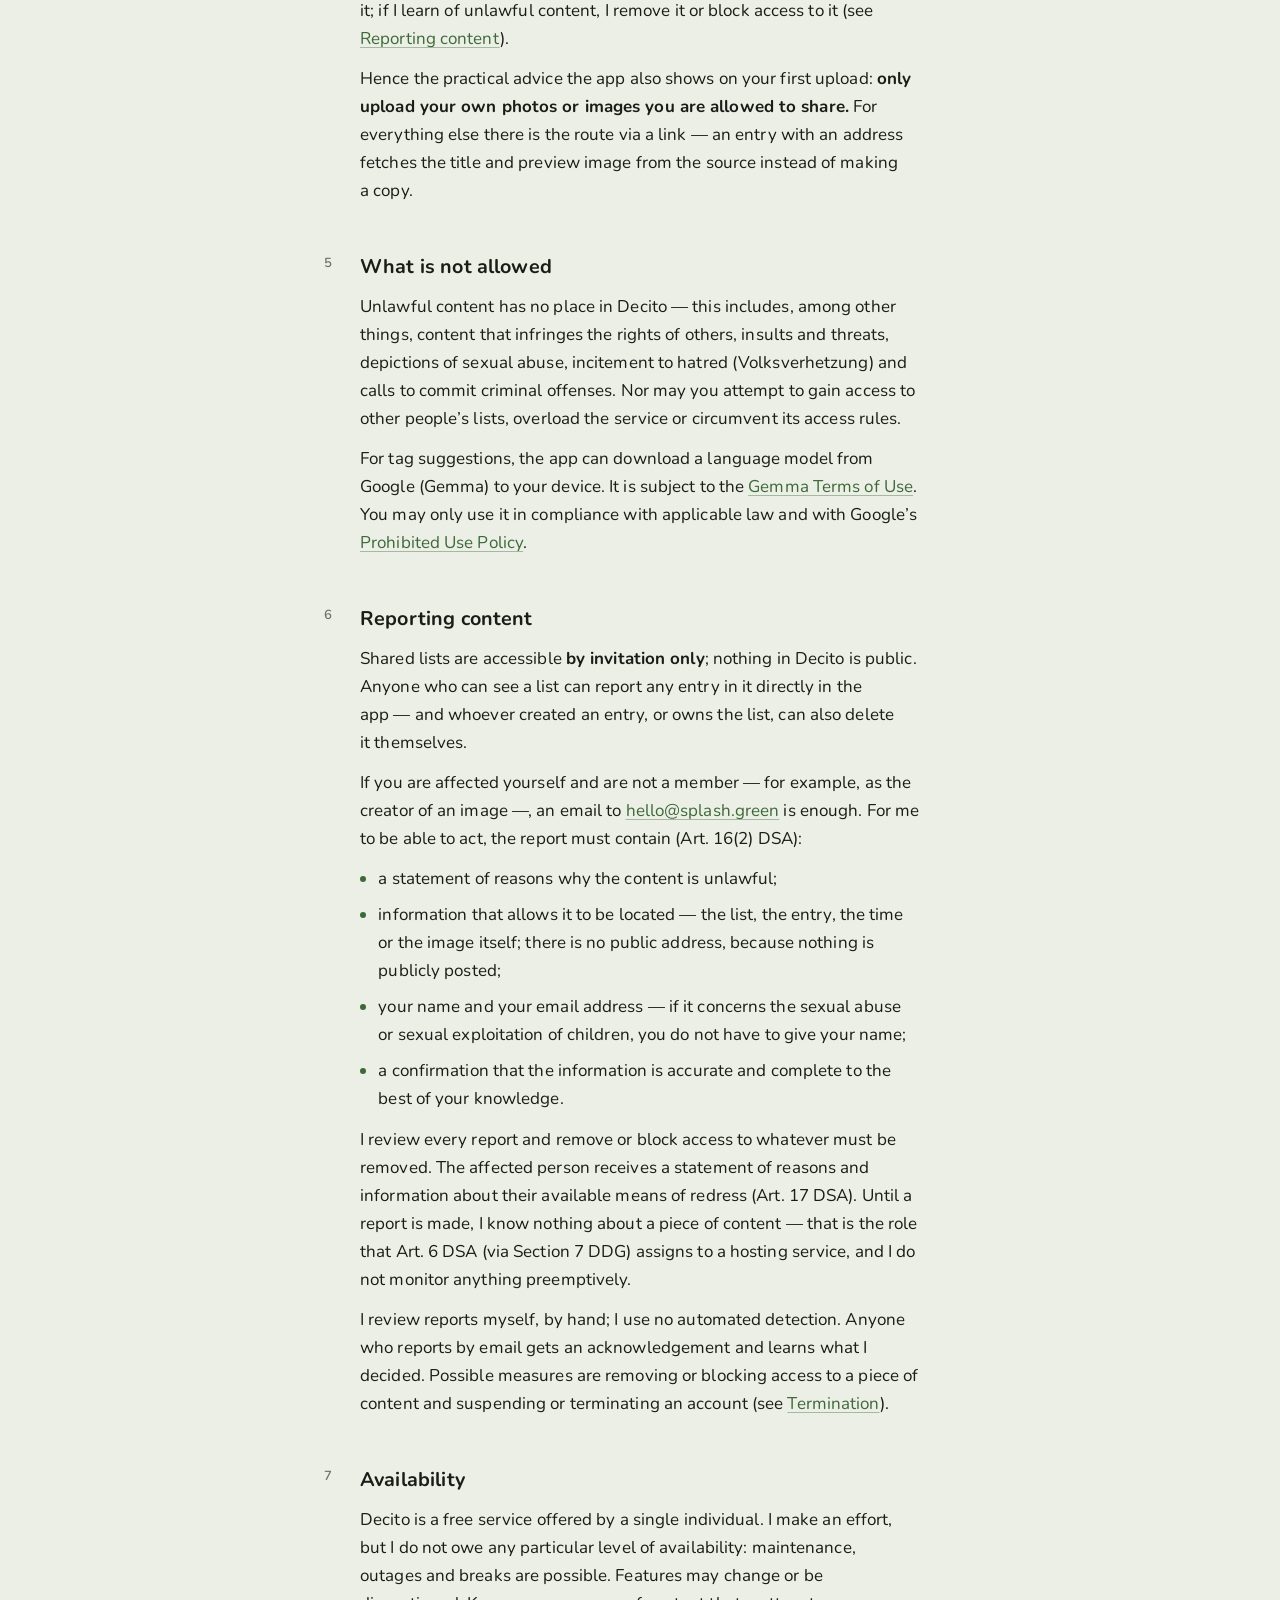
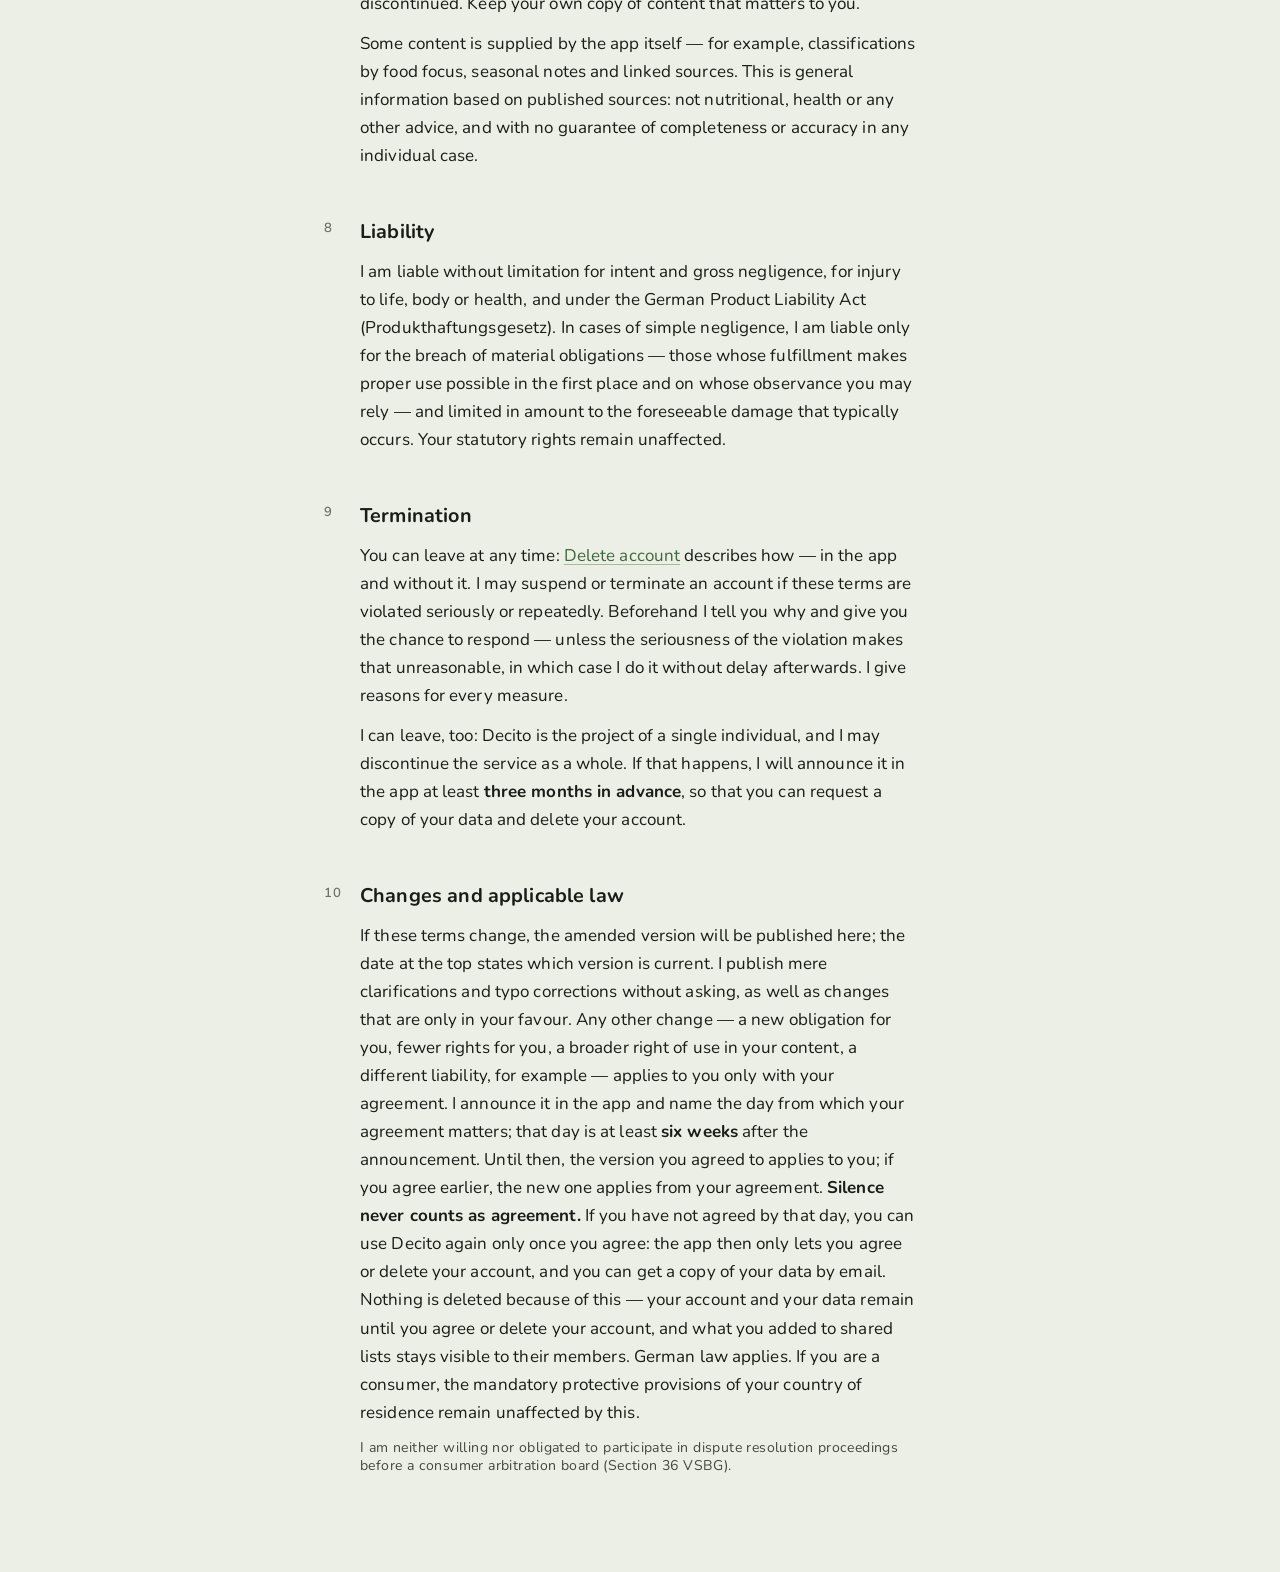
<file: en/terms/index.html>
<!doctype html>
<!-- adr-0304 -->
<html lang="en">
  <head>
    <meta charset="utf-8" />
    <meta name="viewport" content="width=device-width, initial-scale=1" />
    <meta name="robots" content="noindex, nofollow" />
    <meta
      name="description"
      content="The rules for using Decito — and who answers for uploaded content."
    />
    <title>Terms of Use – Decito</title>
    <link rel="stylesheet" href="../../style.css" />
  </head>
  <body>
    <main>
      <a class="back" href="../../">← Decito</a>
      <h1>Terms of Use</h1>
      <p class="meta">
        This is a convenience translation. Only the German version is legally
        binding:
        <a href="../../de/terms/" hreflang="de" lang="de">Nutzungsbedingungen</a
        >.
      </p>
      <p class="meta">Last updated: November 21, 2026</p>

      <div class="doc">
        <h2 id="worum">What this is about</h2>
        <p>
          Decito is an app for shared lists: you create entries, vote and decide
          together. I, Tobias Langen, develop and run it on my own (see
          <a href="../contact/">Contact</a>); it is free of charge and contains
          no ads and no purchases. These terms apply between you and me; which
          data is processed in the process is set out in the
          <a href="../privacy/">Privacy Policy</a>.
        </p>

        <h2 id="konto">Your account</h2>
        <p>
          You can use Decito without an email address or sign in by email. An
          account is personal. With an email address, you sign in through a link
          I send you — anyone who can open your inbox can therefore also get
          into your account. Decito is made for adults. You may use it from the
          age of 13; if you are not yet 18, you need the consent of your parents
          or other legal representatives.
        </p>

        <h2 id="inhalte">Your content stays yours</h2>
        <p>
          Nothing changes legally about anything you enter in Decito — texts,
          images, ratings —: it remains yours. So that the app can show it at
          all, you grant me a
          <strong
            >non-exclusive right of use limited to operating the service</strong
          >: to store it, transmit it and display it to the members of the list
          you put it in. It ends when the content is deleted.
        </p>
        <p>
          It extends no further. I do not sell your content, do not advertise
          with it, do not train any models on it and do not let anyone use it
          for their own purposes. The members of the list you put it in can see
          it; anything goes elsewhere only when you trigger it yourself — an
          address to Apple or Google, say, when you place it on the map. It is
          stored at Supabase, which processes it only on my behalf (see the
          <a href="../privacy/#empfaenger">privacy policy</a>). I would hand it
          over only if the law obliges me to — on the order of a court or an
          authority, for example, or because I must report a threat to someone’s
          life or safety (Art. 18 DSA).
        </p>

        <h2 id="rechte-dritter">Images and the rights of others</h2>
        <p>
          By uploading an image, you warrant that you are allowed to do so:
          because it is your own, or because you have been granted the necessary
          rights to it. This concerns not only
          <strong>copyright</strong> — people who can be recognized in a photo
          also have a say (the right to one’s own image), and brands or logos
          belong to someone.
        </p>
        <p>
          <strong
            >This responsibility lies with you as long as I know nothing about a
            piece of content</strong
          >: I do not look at the images, do not check them and cannot know
          where they come from. I store them for you. If content infringes the
          rights of another person, that person’s claims are directed, in
          accordance with the statutory rules, against the person who uploaded
          it; if I learn of unlawful content, I remove it or block access to it
          (see <a href="#melden">Reporting content</a>).
        </p>
        <p>
          Hence the practical advice the app also shows on your first upload:
          <strong
            >only upload your own photos or images you are allowed to
            share.</strong
          >
          For everything else there is the route via a link — an entry with an
          address fetches the title and preview image from the source instead of
          making a copy.
        </p>

        <h2 id="verboten">What is not allowed</h2>
        <p>
          Unlawful content has no place in Decito — this includes, among other
          things, content that infringes the rights of others, insults and
          threats, depictions of sexual abuse, incitement to hatred
          (Volksverhetzung) and calls to commit criminal offenses. Nor may you
          attempt to gain access to other people’s lists, overload the service
          or circumvent its access rules.
        </p>
        <p>
          For tag suggestions, the app can download a language model from Google
          (Gemma) to your device. It is subject to the
          <a href="https://ai.google.dev/gemma/terms">Gemma Terms of Use</a>.
          You may only use it in compliance with applicable law and with
          Google’s
          <a href="https://ai.google.dev/gemma/prohibited_use_policy"
            >Prohibited Use Policy</a
          >.
        </p>

        <h2 id="melden">Reporting content</h2>
        <p>
          Shared lists are accessible <strong>by invitation only</strong>;
          nothing in Decito is public. Anyone who can see a list can report any
          entry in it directly in the app — and whoever created an entry, or
          owns the list, can also delete it themselves.
        </p>
        <p>
          If you are affected yourself and are not a member — for example, as
          the creator of an image —, an email to
          <a href="mailto:hello@splash.green?subject=Report%20(Decito)"
            >hello@splash.green</a
          >
          is enough. For me to be able to act, the report must contain (Art.
          16(2) DSA):
        </p>
        <ul>
          <li>a statement of reasons why the content is unlawful;</li>
          <li>
            information that allows it to be located — the list, the entry, the
            time or the image itself; there is no public address, because
            nothing is publicly posted;
          </li>
          <li>
            your name and your email address — if it concerns the sexual abuse
            or sexual exploitation of children, you do not have to give your
            name;
          </li>
          <li>
            a confirmation that the information is accurate and complete to the
            best of your knowledge.
          </li>
        </ul>
        <p>
          I review every report and remove or block access to whatever must be
          removed. The affected person receives a statement of reasons and
          information about their available means of redress (Art. 17 DSA).
          Until a report is made, I know nothing about a piece of content — that
          is the role that Art. 6 DSA (via Section 7 DDG) assigns to a hosting
          service, and I do not monitor anything preemptively.
        </p>
        <p>
          I review reports myself, by hand; I use no automated detection. Anyone
          who reports by email gets an acknowledgement and learns what I
          decided. Possible measures are removing or blocking access to a piece
          of content and suspending or terminating an account (see
          <a href="#ende">Termination</a>).
        </p>

        <h2 id="verfuegbarkeit">Availability</h2>
        <p>
          Decito is a free service offered by a single individual. I make an
          effort, but I do not owe any particular level of availability:
          maintenance, outages and breaks are possible. Features may change or
          be discontinued. Keep your own copy of content that matters to you.
        </p>
        <p>
          Some content is supplied by the app itself — for example,
          classifications by food focus, seasonal notes and linked sources. This
          is general information based on published sources: not nutritional,
          health or any other advice, and with no guarantee of completeness or
          accuracy in any individual case.
        </p>

        <h2 id="haftung">Liability</h2>
        <p>
          I am liable without limitation for intent and gross negligence, for
          injury to life, body or health, and under the German Product Liability
          Act (Produkthaftungsgesetz). In cases of simple negligence, I am
          liable only for the breach of material obligations — those whose
          fulfillment makes proper use possible in the first place and on whose
          observance you may rely — and limited in amount to the foreseeable
          damage that typically occurs. Your statutory rights remain unaffected.
        </p>

        <h2 id="ende">Termination</h2>
        <p>
          You can leave at any time:
          <a href="../account-deletion/">Delete account</a> describes how — in
          the app and without it. I may suspend or terminate an account if these
          terms are violated seriously or repeatedly. Beforehand I tell you why
          and give you the chance to respond — unless the seriousness of the
          violation makes that unreasonable, in which case I do it without delay
          afterwards. I give reasons for every measure.
        </p>
        <p>
          I can leave, too: Decito is the project of a single individual, and I
          may discontinue the service as a whole. If that happens, I will
          announce it in the app at least
          <strong>three months in advance</strong>, so that you can request a
          copy of your data and delete your account.
        </p>

        <h2 id="aenderungen">Changes and applicable law</h2>
        <p>
          If these terms change, the amended version will be published here; the
          date at the top states which version is current. I publish mere
          clarifications and typo corrections without asking, as well as changes
          that are only in your favour. Any other change — a new obligation for
          you, fewer rights for you, a broader right of use in your content, a
          different liability, for example — applies to you only with your
          agreement. I announce it in the app and name the day from which your
          agreement matters; that day is at least
          <strong>six weeks</strong> after the announcement. Until then, the
          version you agreed to applies to you; if you agree earlier, the new
          one applies from your agreement.
          <strong>Silence never counts as agreement.</strong> If you have not
          agreed by that day, you can use Decito again only once you agree: the
          app then only lets you agree or delete your account, and you can get a
          copy of your data by email. Nothing is deleted because of this — your
          account and your data remain until you agree or delete your account,
          and what you added to shared lists stays visible to their members.
          German law applies. If you are a consumer, the mandatory protective
          provisions of your country of residence remain unaffected by this.
        </p>
        <p class="meta">
          I am neither willing nor obligated to participate in dispute
          resolution proceedings before a consumer arbitration board (Section 36
          VSBG).
        </p>
      </div>
    </main>
  </body>
</html>
</file>
<file: style.css>
/* Decito's public pages — the app's own Ink & Paper, copied.
 * The brief and the named rules are in DESIGN.md; what stays here is why a
 * given declaration is the way it is. Everything is served from this origin:
 * a privacy policy that fetches a font in order to render would be its own
 * punchline.
 */

@font-face {
  font-family: "Nunito";
  src: url("fonts/Nunito.ttf") format("truetype-variations");
  font-weight: 200 1000;
  font-display: swap;
}
@font-face {
  font-family: "Fraunces";
  src: url("fonts/Fraunces.ttf") format("truetype-variations");
  font-weight: 100 900;
  font-display: swap;
}

:root {
  color-scheme: light dark;

  /* Sampled from the app. Do not hand-tune: re-sample. */
  --surface: #ecefe6;
  --container: #f2f5eb;
  --ink: #191d17;
  --meta: #42493f;
  --primary: #3d6838;
  --edge: #e3e5dd;
  --grain-alpha: 0.07;
  --pen:
    url("data:image/svg+xml,<svg xmlns='http://www.w3.org/2000/svg' width='24' height='24' viewBox='0 0 24 24'><path d='M10.2 10.2 L20.4 20.4' stroke='%23191d17' stroke-width='3.4' stroke-linecap='round'/><path d='M3 3 L12.4 8.2 L8.2 12.4 Z' fill='%23191d17'/><path d='M3 3 L9.6 9.6' stroke='%23ecefe6' stroke-width='1.1' stroke-linecap='round'/></svg>")
      3 3,
    auto;

  /* The gap ladder is the app's, and it is hierarchical: the size of a gap
     says what the gap separates. The jump from 12 to 32 is the whole design —
     a section break near the within-section rhythm reads as more list. */
  --gap-within: 4px;
  --gap-related: 8px;
  --gap-detail: 12px;
  --gap-section: 32px;
  --gap-block: 48px;
  --page-padding: 20px;

  /* Content cap, as in the app: chrome may span the viewport, words stop here.
     At the body size below this lands at ~66ch — inside the 65–75 measure. */
  --measure: 600px;
}

@media (prefers-color-scheme: dark) {
  :root {
    --surface: #1f201a;
    --container: #282b24;
    --ink: #dfe4dc;
    --meta: #bfc6bc;
    --primary: #9ecd97;
    --edge: #474a43;
    --grain-alpha: 0.05;
    --pen:
      url("data:image/svg+xml,<svg xmlns='http://www.w3.org/2000/svg' width='24' height='24' viewBox='0 0 24 24'><path d='M10.2 10.2 L20.4 20.4' stroke='%23dfe4dc' stroke-width='3.4' stroke-linecap='round'/><path d='M3 3 L12.4 8.2 L8.2 12.4 Z' fill='%23dfe4dc'/><path d='M3 3 L9.6 9.6' stroke='%231f201a' stroke-width='1.1' stroke-linecap='round'/></svg>")
        3 3,
      auto;
  }
}

*,
*::before,
*::after {
  box-sizing: border-box;
}

html {
  -webkit-text-size-adjust: 100%;
}

body {
  margin: 0;
  background-color: var(--surface);
  color: var(--ink);
  font-family: "Nunito", system-ui, sans-serif;
  font-variation-settings: "wght" 400;
  font-size: 17px;
  line-height: 1.65;
  letter-spacing: 0.1px;

  /* German legal prose is built from compounds — Datenschutzerklärung,
     Anbieterkennzeichnung, Auftragsverarbeiter — and on a 320px screen several
     are wider than the column. Hyphenation is what the app's typography ladder
     cannot offer and the web can: `lang="de"` on <html> is what makes the
     dictionary the right one, so the two belong together. break-word is the
     backstop for what no dictionary breaks — a bare URL, an e-mail address. */
  hyphens: auto;
  -webkit-hyphenate-limit-before: 4;
  -webkit-hyphenate-limit-after: 4;
  hyphenate-limit-chars: 9 4 4;
  overflow-wrap: break-word;
}

/* The grain takes the colour of whatever it sits on, which is why one tile
   survives both brightnesses without a variant. Fixed, so the paper stays
   still while the words move over it. */
body::before {
  content: "";
  position: fixed;
  inset: 0;
  background-color: var(--ink);
  -webkit-mask: url("grain.svg") repeat 0 0 / 96px 96px;
  mask: url("grain.svg") repeat 0 0 / 96px 96px;
  opacity: var(--grain-alpha);
  pointer-events: none;
  z-index: 0;
}

main {
  position: relative;
  z-index: 1;
  max-width: var(--measure);
  margin: 0 auto;
  padding: var(--gap-block) var(--page-padding) 96px;
}

/* --- The typographic ladder ------------------------------------------------
 * Four of the app's eight rungs, retuned upward: a legal page is read, not
 * scanned in a dense list. Both fonts are variable with no static instances,
 * so every rung must name its own `wght` axis — naming a weight without one
 * renders at the file default: ExtraLight for the sans, Black for the serif.
 */

/* pageTitle — the serif marks where you are, and nowhere else on the page. */
h1 {
  margin: 0;
  font-family: "Fraunces", Georgia, serif;
  font-size: clamp(2rem, 1.6rem + 2vw, 2.5rem);
  font-weight: 400;
  font-variation-settings:
    "opsz" 32,
    "wght" 550,
    "SOFT" 50,
    "WONK" 0;
  line-height: 1.15;
  letter-spacing: 0;
  text-wrap: balance;
  hyphens: auto;
}

/* sectionTitle — a full step above body in both size and weight, so a
   boundary never blurs into the prose under it. */
h2 {
  margin: var(--gap-block) 0 var(--gap-detail);
  font-size: 1.235rem;
  font-weight: 400;
  font-variation-settings: "wght" 700;
  line-height: 1.4;
  letter-spacing: 0.15px;
  text-wrap: balance;
}

p,
li {
  margin: 0 0 var(--gap-detail);
  text-wrap: pretty;
}

p:last-child,
li:last-child {
  margin-bottom: 0;
}

strong {
  font-weight: 400;
  font-variation-settings: "wght" 700;
}

/* meta — one quiet rung for everything secondary. Splitting it into
   near-identical variants recreates the blur the ladder removes. */
.meta {
  color: var(--meta);
  font-size: 0.88rem;
  letter-spacing: 0.4px;
  line-height: 1.33;
}

/* --- Ink -------------------------------------------------------------------
 * One mark per page, under the title. The Rarity Rule: a hand-drawn effect
 * repeated everywhere stops reading as hand-made and starts reading as noise.
 * The wobble is baked into the path, so the ink never boils.
 */
/* The title's own mark: an ::after on the h1, not a sibling with a width in
   it — a fixed width fit no word and would need re-guessing on every new page.
   `fit-content` shrinks the heading box to its longest line, and the mark
   takes 100% of it. Scoped away from the start page, which has its own. */
body:not(.home) h1 {
  width: fit-content;
  max-width: 100%;
}

body:not(.home) h1::after {
  content: "";
  display: block;
  height: 12px;
  /* No top gap of its own. The stroke is drawn near the middle of a 12px-tall
     mask, so the mark already carries about five pixels of headroom, and the
     heading's line box adds its own slack under the descenders. Adding a third
     gap on top of those two is what pushed the mark away from its word. */
  margin: 0 0 var(--gap-related);
  background: var(--primary);
  -webkit-mask: url("rule.svg") no-repeat center / 100% 100%;
  mask: url("rule.svg") no-repeat center / 100% 100%;
}

/* --- Links -----------------------------------------------------------------
 * Underlined, because in running legal prose a colour alone is not a signal
 * that survives colour-blindness or a printout.
 */
a {
  color: var(--primary);
  text-decoration-color: color-mix(in srgb, var(--primary) 40%, transparent);
  /* A drawn line does not dodge the letters it passes under. Left to `auto`,
     the underline breaks around every descender, and how wide those gaps are
     depends on the font that actually rendered — so a fallback font turns a
     full underline into a part of one. */
  text-decoration-skip-ink: none;
  text-underline-offset: 3px;
  text-decoration-thickness: 1px;
  border-radius: 3px;
}

a:hover {
  text-decoration-color: currentColor;
}

a:focus-visible {
  outline: 2px solid var(--primary);
  outline-offset: 3px;
}

.back {
  display: inline-block;
  margin-bottom: var(--gap-section);
  color: var(--meta);
  font-size: 0.88rem;
  letter-spacing: 0.4px;
  text-decoration: none;
}

.back:hover {
  color: var(--primary);
}

/* --- Numbered sections -----------------------------------------------------
 * The numbers are somewhere to point, not 01/02/03 decoration — but the prose
 * links by ANCHOR, never by number: a policy grows a section per feature, and
 * a written-out "Abschnitt 8" lies the first time one is inserted above it
 * (adr-0303). They hang in the gutter, and fold inline when there is none.
 */
.doc {
  counter-reset: section;
}

.doc > h2 {
  counter-increment: section;
  position: relative;
}

.doc > h2::before {
  content: counter(section);
  position: absolute;
  left: -2.25rem;
  top: 0.1em;
  color: var(--meta);
  font-size: 0.82rem;
  font-variation-settings: "wght" 600;
  letter-spacing: 0.5px;
  opacity: 0.75;
}

@media (max-width: 700px) {
  .doc > h2::before {
    position: static;
    margin-right: 0.55rem;
  }
}

ul {
  margin: 0 0 var(--gap-detail);
  padding-left: 1.15rem;
}

li {
  margin-bottom: var(--gap-related);
}

li::marker {
  color: var(--primary);
}

/* --- Code ------------------------------------------------------------------
 * For the API page. The system's monospace, not a third font file: code is
 * copied, not read for its voice. A key, a URL, a YAML line must never be
 * hyphenated or broken — a block scrolls sideways instead, and inline code
 * keeps the body's break-word backstop for a 320px screen.
 */
code {
  font-family: ui-monospace, SFMono-Regular, Menlo, Consolas, monospace;
  font-size: 0.88em;
  font-variation-settings: normal;
  hyphens: none;
}

/* --edge is a divider and nearly vanishes against the paper; a panel's border
   has to hold 3:1 to read as a block, which meta mixed into the paper does in
   both brightnesses without a token of its own per scheme. */
pre {
  margin: 0 0 var(--gap-detail);
  padding: var(--gap-detail);
  overflow-x: auto;
  background: var(--container);
  border: 1px solid color-mix(in srgb, var(--meta) 65%, var(--surface));
  border-radius: 8px;
  line-height: 1.5;
  overflow-wrap: normal;
}

pre:focus-visible {
  outline: 2px solid var(--primary);
  outline-offset: 2px;
}

pre code {
  white-space: pre;
}

.codes {
  margin: 0 0 var(--gap-detail);
}

.codes dt {
  margin-top: var(--gap-detail);
}

.codes dd {
  margin: 0;
  color: var(--meta);
}

/* --- Start page -----------------------------------------------------------
 * One screen, centred, no scroll (DESIGN.md).
 *
 * Motion follows the app's grammar. The Asymmetry Rule: the wordmark fades
 * over 350ms while it drifts over 600ms, because paired motions that resolve
 * together arrive as one mechanical block. Reduced motion is a hard gate, not
 * a softening — everything below lands at its final state, unanimated.
 */
body.home {
  min-height: 100svh;
  display: grid;
  place-items: center;
}

/* You are holding the pen — only where there is a pointer to replace, and
   only here: over running legal prose a nib would fight reading. */
@media (hover: hover) and (pointer: fine) {
  .ink body.home,
  .ink body.home main {
    cursor: var(--pen);
  }

  /* The pen belongs to the paper. Over words it hands back the I-beam, so
     text still reads as selectable, and over links the pointer — a cursor
     that hides what a thing does is a worse joke than no cursor. */
  .ink body.home h1,
  .ink body.home .source,
  .ink body.home .claim,
  .ink body.home .state,
  .ink body.home .legal {
    cursor: text;
  }

  body.home a {
    cursor: pointer;
  }
}

/* The ink the pen leaves. Above the paper and the words, and deaf to the
   pointer, so it can never intercept a click or a link. */
.trail {
  position: fixed;
  inset: 0;
  width: 100%;
  height: 100%;
  z-index: 2;
  pointer-events: none;
}

.trail path {
  fill: var(--primary);
  stroke: none;
  opacity: 0.82;
}

/* Arrived by Back or Forward: the page was already seen, so it does not
   introduce itself again. The marks land in their final state. */
.no-intro body.home h1,
.no-intro .source,
.no-intro .lede,
.no-intro .claim,
.no-intro body.home footer {
  animation: none;
}

.no-intro .sig path {
  animation: none;
  stroke-dasharray: none;
  stroke-dashoffset: 0;
}

body.home main {
  padding: var(--gap-block) var(--page-padding);
  text-align: center;
  max-width: 34rem;
}

body.home h1 {
  font-size: clamp(2.75rem, 2rem + 4vw, 4rem);
  font-variation-settings:
    "opsz" 48,
    "wght" 550,
    "SOFT" 50,
    "WONK" 0;
  letter-spacing: -0.01em;
}

/* The signature. Sized to the wordmark rather than the column, so the three
   pens sign under the name and not across the page. */
.sig {
  display: block;
  width: min(15rem, 78%);
  height: auto;
  margin: var(--gap-related) auto var(--gap-section);
  overflow: visible;
}

.sig path {
  fill: none;
  stroke: var(--primary);
  stroke-width: 2;
  stroke-linecap: round;
}

.sig .s1 {
  stroke-width: 1.7;
  opacity: 0.95;
}
.sig .s2 {
  stroke-width: 1.2;
  opacity: 0.7;
}
.sig .s3 {
  stroke-width: 1.5;
  opacity: 0.85;
}

/* Sign again: a second pass of ink over the first — hover on a pointer, tap
   the card on a touch screen. Its OWN strokes, not the originals: retriggering
   a finished animation by editing its timing does not restart it, so replaying
   them would silently do nothing. Undrawn at rest. */
.sig .again {
  stroke-dasharray: 100;
  stroke-dashoffset: 100;
  stroke-width: 1.25;
  opacity: 0.5;
}

@media (prefers-reduced-motion: no-preference) {
  .sig .again {
    transition: stroke-dashoffset 0ms;
  }

  main:hover .sig .again,
  main:active .sig .again {
    stroke-dashoffset: 0;
    transition-duration: 640ms;
    transition-timing-function: cubic-bezier(0.3, 0.7, 0.4, 1);
  }
  main:hover .sig .a2,
  main:active .sig .a2 {
    transition-duration: 720ms;
    transition-delay: 130ms;
  }
  main:hover .sig .a3,
  main:active .sig .a3 {
    transition-duration: 580ms;
    transition-delay: 280ms;
  }
}

.source {
  margin: 0 0 var(--gap-block);
  color: var(--meta);
  font-size: 0.95rem;
  letter-spacing: 0.4px;
}

/* The two questions are the product's occasion, not a headline about it —
   and they are answerable, which is the whole demonstration. */
.lede {
  margin: 0 0 var(--gap-detail);
  font-size: clamp(1.15rem, 1rem + 0.8vw, 1.4rem);
  line-height: 1.45;
  display: flex;
  flex-wrap: wrap;
  gap: 0.15em 0.7em;
  justify-content: center;
}

/* Visually hidden, never display:none — a hidden input is not focusable, and
   the keyboard path is the one that has to keep working. */
.vh {
  position: absolute;
  width: 1px;
  height: 1px;
  margin: -1px;
  padding: 0;
  border: 0;
  overflow: hidden;
  clip-path: inset(50%);
  white-space: nowrap;
}

.lede label {
  position: relative;
  display: inline-block;
  padding-bottom: 0.28em;
  color: var(--ink);
  font-variation-settings: "wght" 600;
  cursor: var(--pen);
}

/* The app answers a yes by underlining the thing (adr-0232's receipt
   vocabulary). Same mark here, same pen as the signature above — hovering
   inks it faintly, choosing commits it. */
.lede .mark {
  position: absolute;
  left: 0;
  right: 0;
  bottom: 0;
  height: 7px;
  background: var(--primary);
  -webkit-mask: url("rule.svg") no-repeat center / 100% 100%;
  mask: url("rule.svg") no-repeat center / 100% 100%;
  transform: scaleX(0);
  transform-origin: left center;
  opacity: 0;
}

.lede label:hover .mark {
  transform: scaleX(1);
  opacity: 0.45;
}

#w1:checked ~ .lede label[for="w1"] .mark,
#w2:checked ~ .lede label[for="w2"] .mark {
  transform: scaleX(1);
  opacity: 1;
}

/* The state must never live in the ink alone. */
#w1:checked ~ .lede label[for="w1"],
#w2:checked ~ .lede label[for="w2"] {
  color: var(--primary);
}

#w1:focus-visible ~ .lede label[for="w1"],
#w2:focus-visible ~ .lede label[for="w2"] {
  outline: 2px solid var(--primary);
  outline-offset: 4px;
  border-radius: 3px;
}

.claim {
  margin: 0;
  color: var(--meta);
  font-size: 1.02rem;
  text-wrap: balance;
}

body.home footer {
  margin-top: var(--gap-block);
}

.state {
  margin: 0 0 var(--gap-related);
  color: var(--meta);
  font-size: 0.85rem;
  letter-spacing: 0.4px;
}

.legal {
  margin: 0;
  font-size: 0.85rem;
  letter-spacing: 0.4px;
}

.legal a {
  color: var(--meta);
  text-decoration-color: color-mix(in srgb, var(--meta) 35%, transparent);
}

.legal a:hover {
  color: var(--primary);
}

.legal span {
  margin: 0 0.5em;
  color: var(--meta);
  opacity: 0.5;
}

@media (prefers-reduced-motion: no-preference) {
  body.home h1,
  .source,
  .lede,
  .claim,
  body.home footer {
    animation:
      ink-in 350ms ease-out backwards,
      settle 600ms cubic-bezier(0.16, 1, 0.3, 1) backwards;
  }

  body.home h1 {
    animation-delay: 80ms;
  }
  .source {
    animation-delay: 1180ms;
  }
  .lede {
    animation-delay: 1320ms;
  }
  .claim {
    animation-delay: 1460ms;
  }
  body.home footer {
    animation-delay: 1640ms;
  }

  /* Each pen has its own hand: different durations, different delays, and the
     third overlaps the second before it has finished. Nothing resolves
     together. */
  .sig path {
    stroke-dasharray: 100;
    animation: sign 1s cubic-bezier(0.3, 0.7, 0.4, 1) backwards;
  }
  .sig .s1 {
    animation-duration: 620ms;
    animation-delay: 480ms;
  }
  .sig .s2 {
    animation-duration: 700ms;
    animation-delay: 760ms;
  }
  .sig .s3 {
    animation-duration: 560ms;
    animation-delay: 1020ms;
  }
}

@keyframes ink-in {
  from {
    opacity: 0;
  }
  to {
    opacity: 1;
  }
}

@keyframes settle {
  from {
    transform: translateY(6px);
  }
  to {
    transform: none;
  }
}

@keyframes sign {
  from {
    stroke-dashoffset: 100;
  }
  to {
    stroke-dashoffset: 0;
  }
}

/* Legible on paper too — a privacy policy gets printed. */
@media print {
  body::before {
    display: none;
  }
  body {
    background: #fff;
    color: #000;
  }
  a {
    color: #000;
  }
  main {
    max-width: none;
    padding: 0;
  }
  .back {
    display: none;
  }
}
</file>
